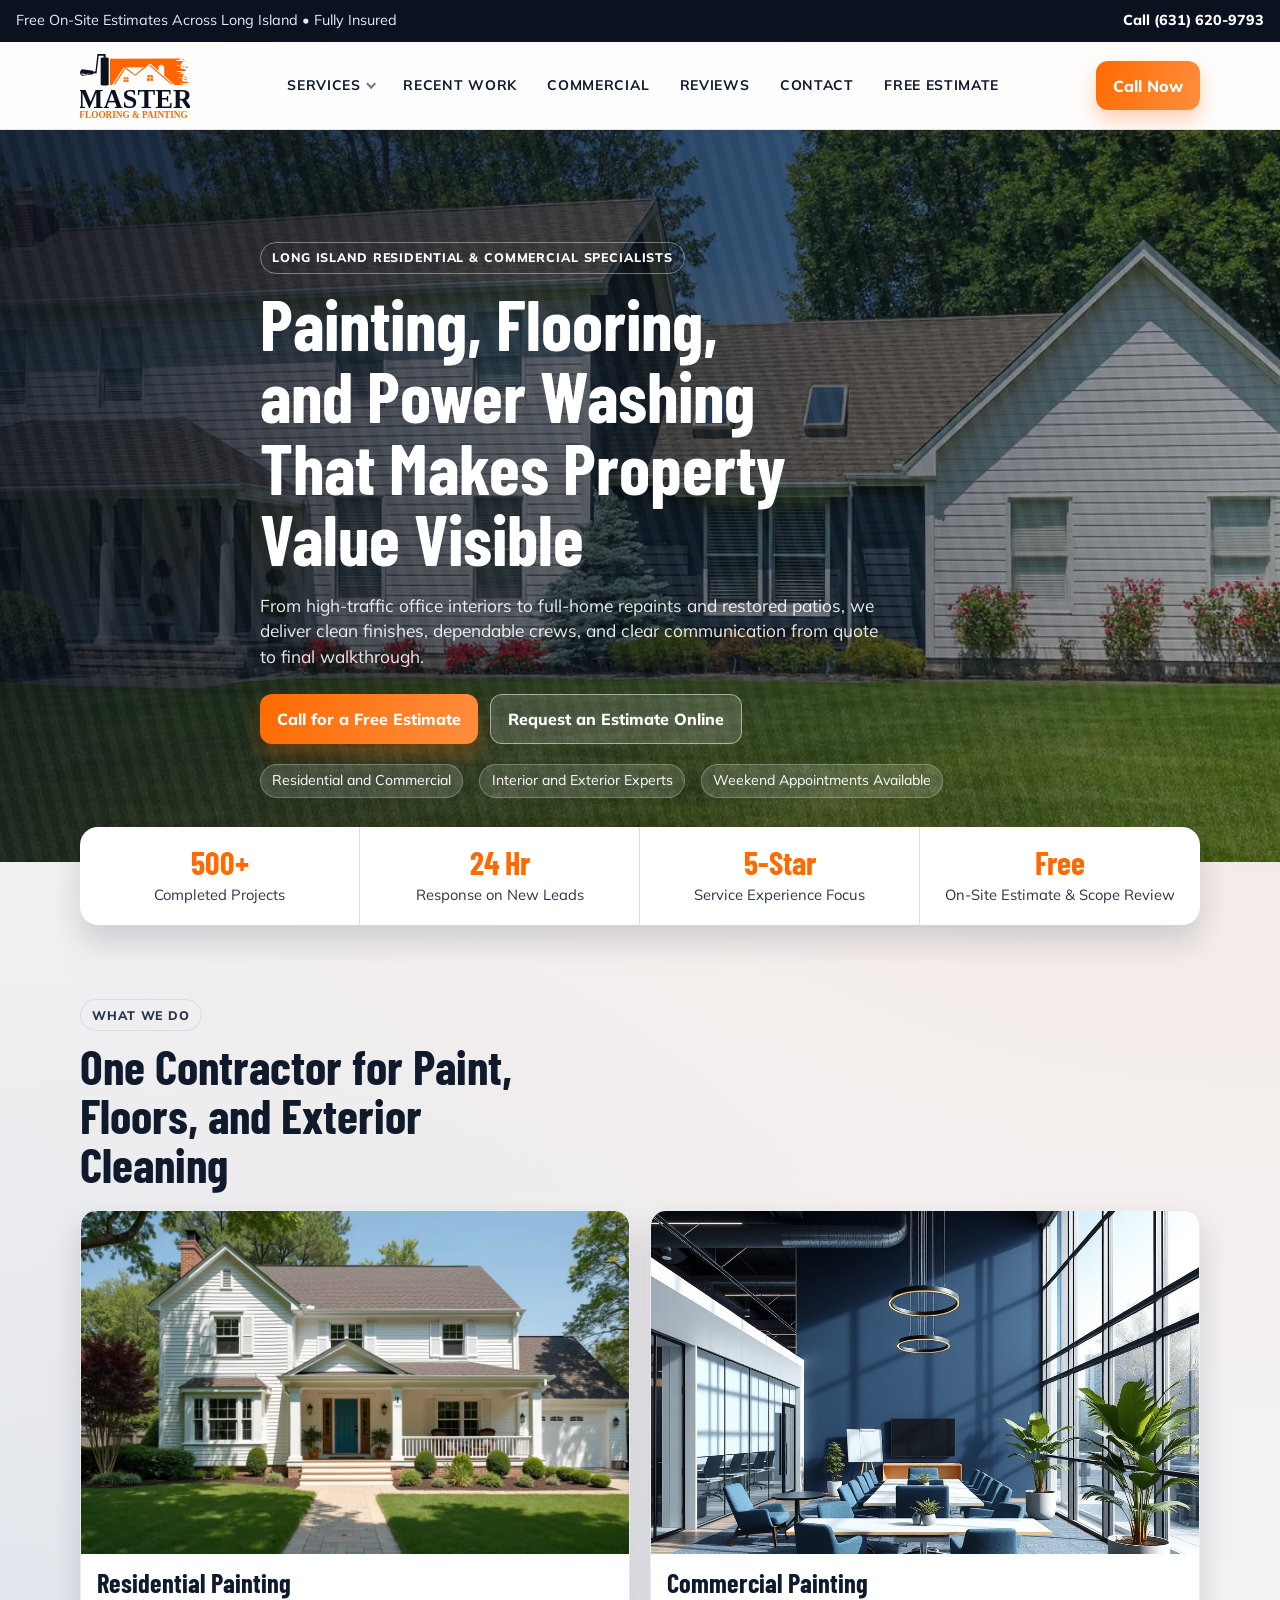
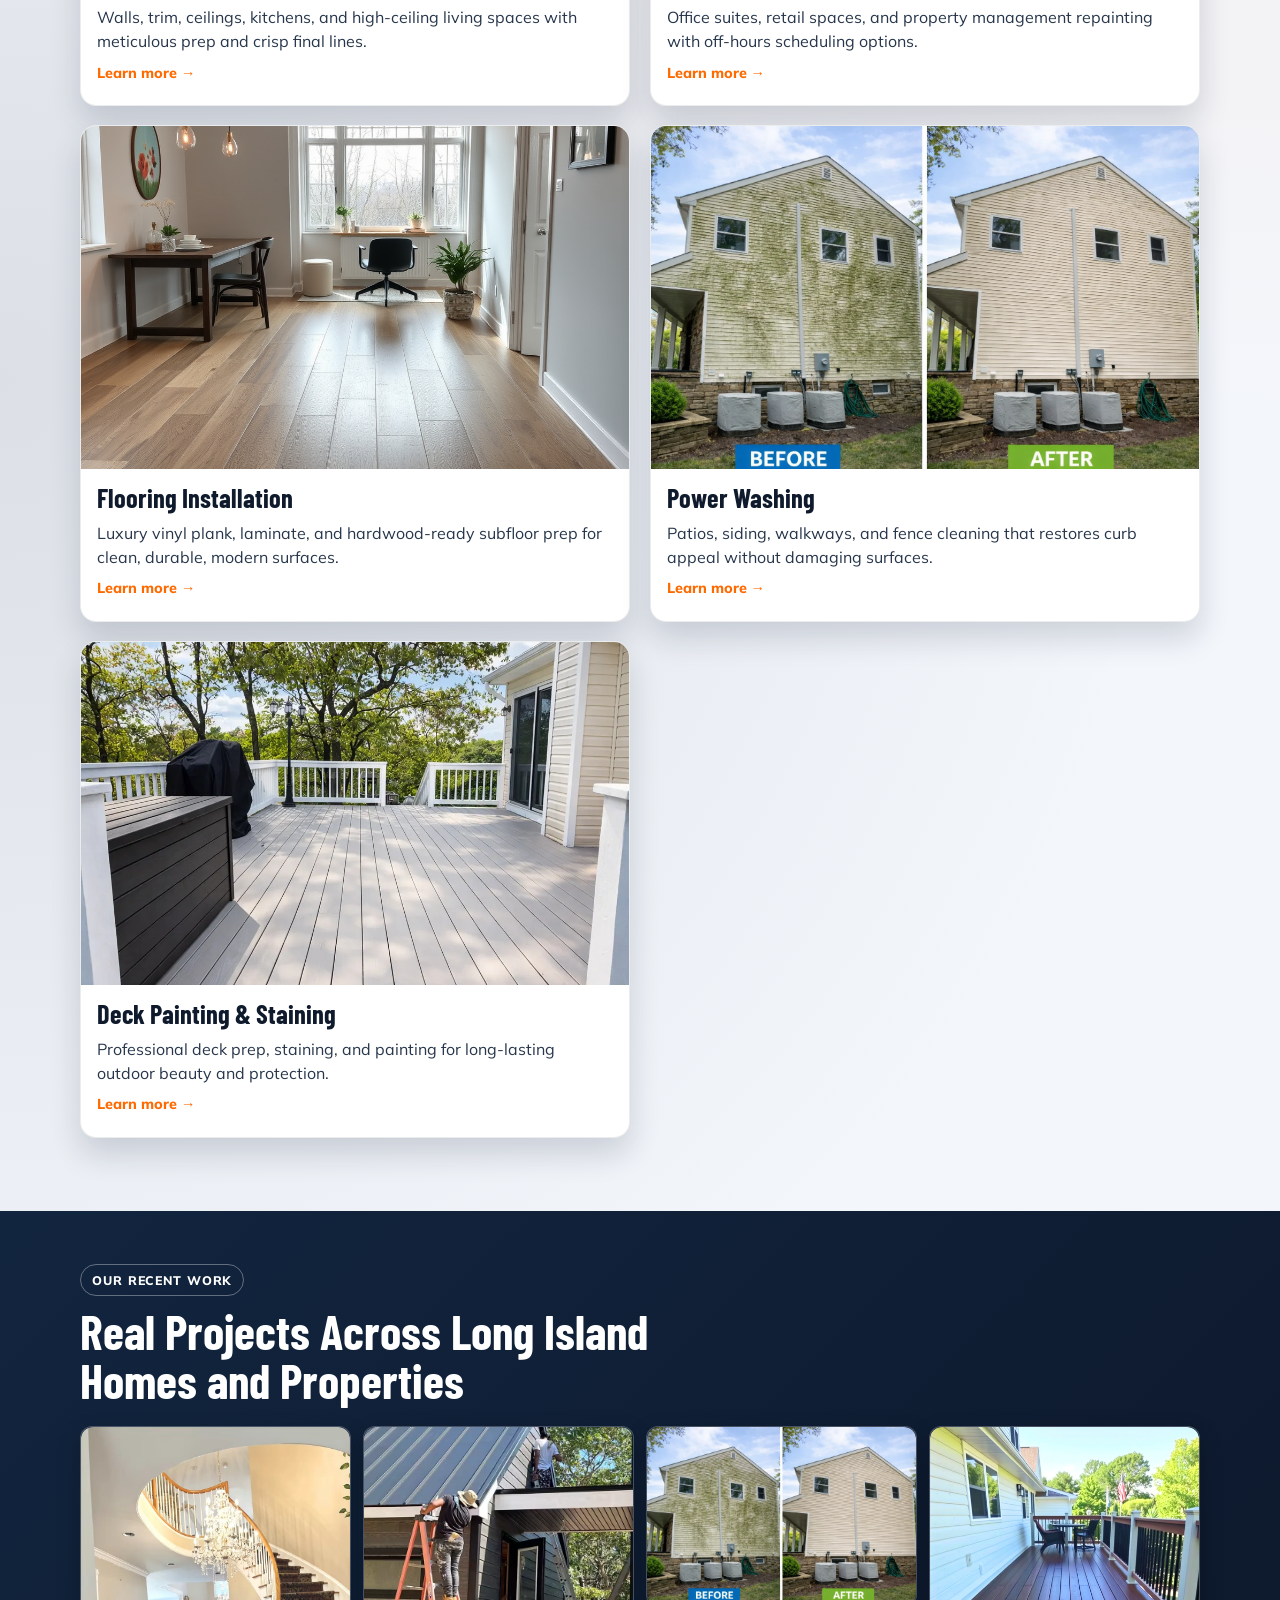
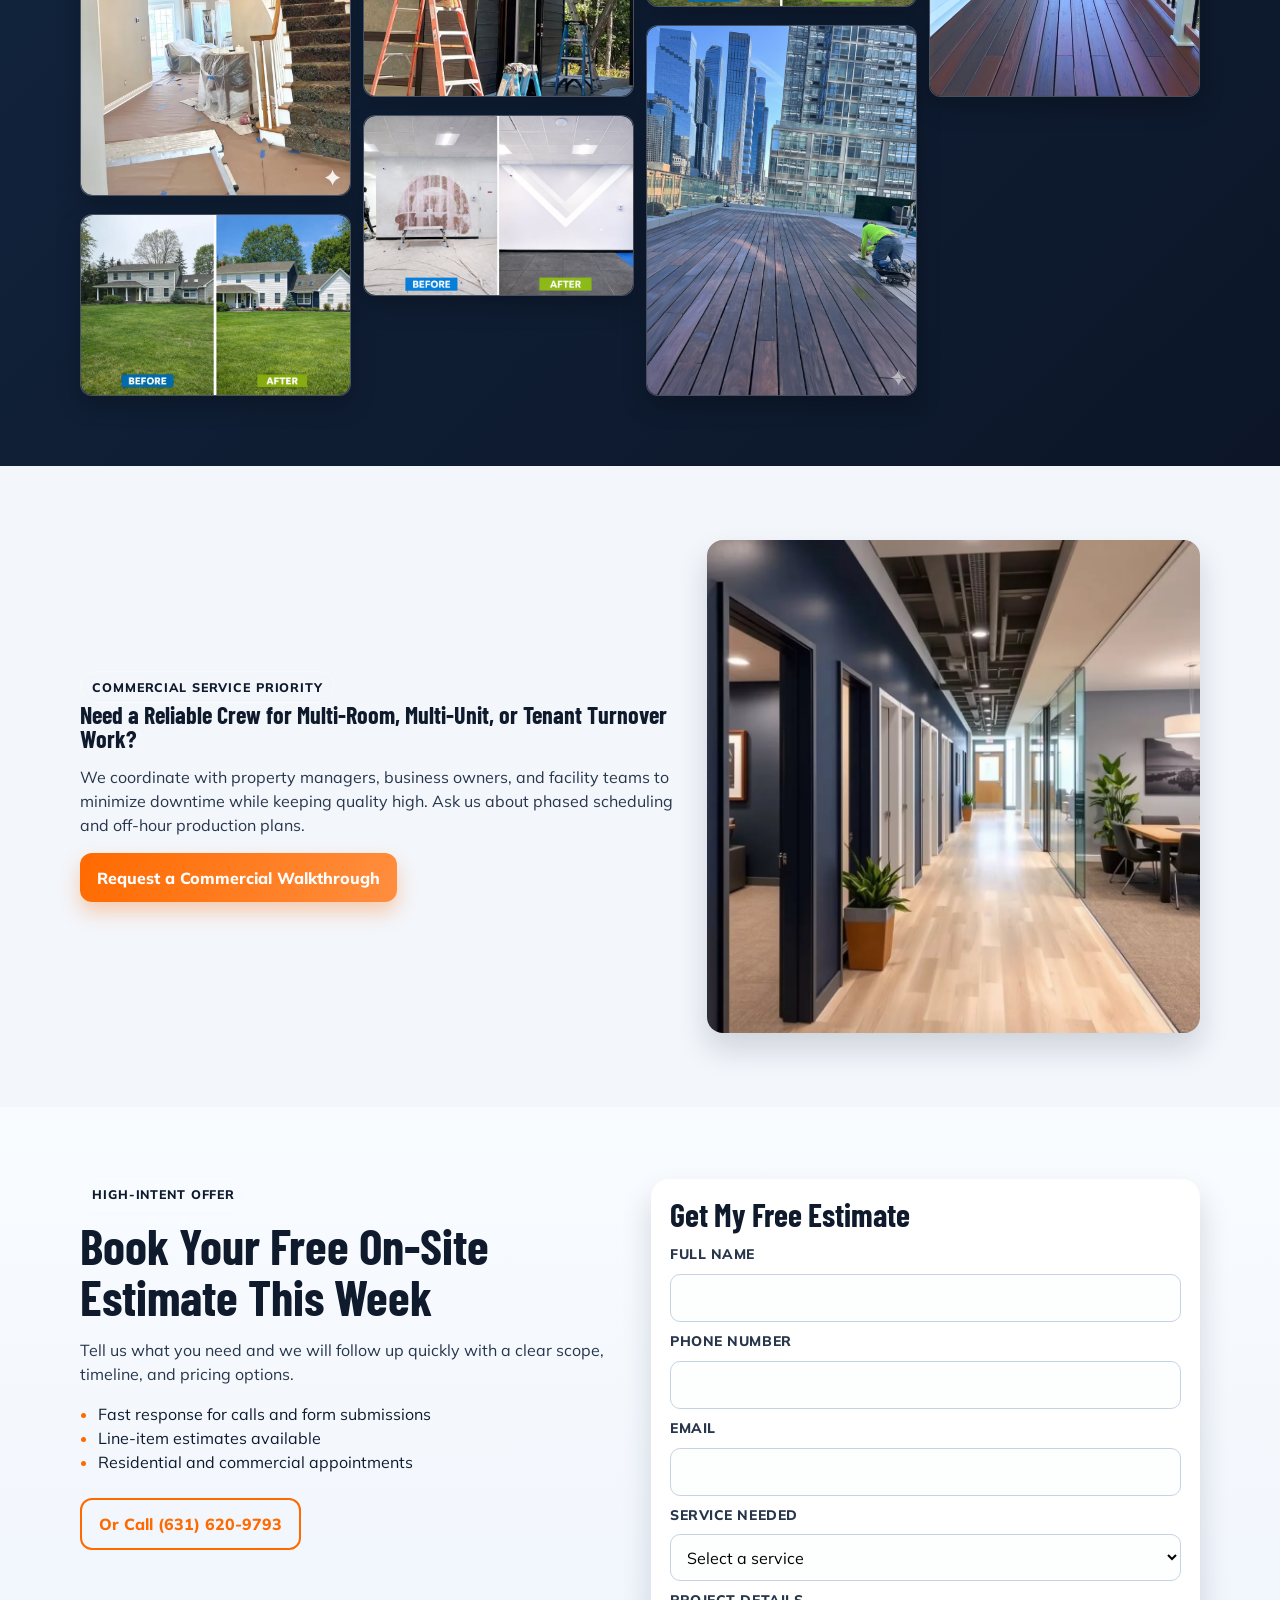
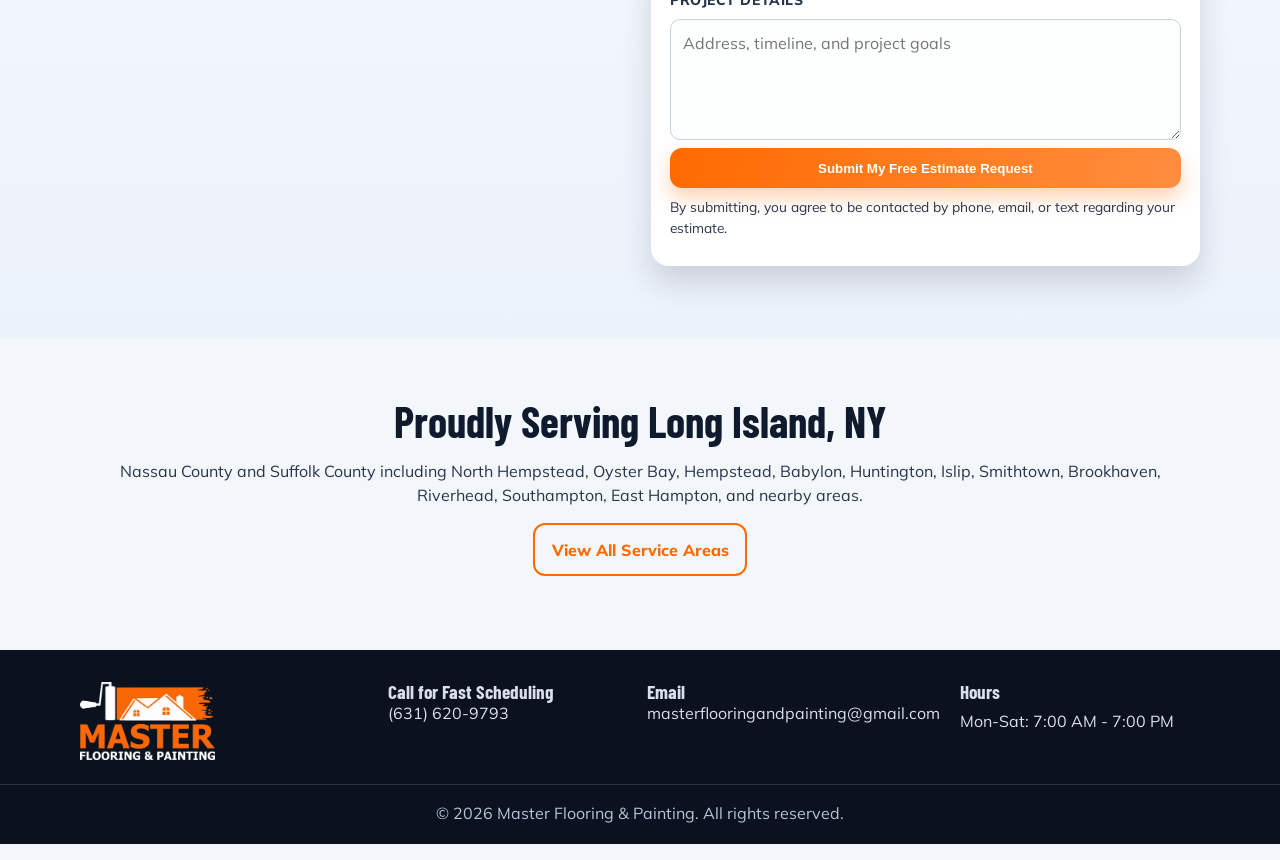
<file: index.html>
<!DOCTYPE html>
<html lang="en">
<head>
  <meta charset="UTF-8" />
  <meta name="viewport" content="width=device-width, initial-scale=1.0" />
  <title>Master Flooring & Painting | Long Island Painting, Flooring & Power Washing</title>
  <meta name="description" content="Long Island contractor specializing in residential and commercial painting, flooring, and power washing. Call now or request your free estimate." />
  <link rel="preconnect" href="https://fonts.googleapis.com" />
  <link rel="preconnect" href="https://fonts.gstatic.com" crossorigin />
  <link href="https://fonts.googleapis.com/css2?family=Barlow+Condensed:wght@500;700&family=Mulish:wght@400;600;700;800&display=swap" rel="stylesheet" />
  <link rel="stylesheet" href="styles.css" />
</head>
<body>
  <div class="top-strip">
    <p>Free On-Site Estimates Across Long Island &bull; Fully Insured</p>
    <a class="top-strip__call" href="tel:+16316209793">Call (631) 620-9793</a>
  </div>

  <header class="site-header" id="home">
    <div class="nav-wrap">
      <a class="brand" href="#home">
        <picture>
          <source srcset="assets/images/masterpaintinglogo.webp" media="(max-width: 640px)" />
          <img src="assets/images/masterpaintinglogo.svg" alt="Master Flooring and Painting logo" />
        </picture>
      </a>
      <button class="nav-toggle" type="button" aria-label="Open menu" aria-expanded="false" aria-controls="site-nav">
        <span></span>
        <span></span>
        <span></span>
      </button>
      <nav id="site-nav" class="site-nav">
        <div class="nav-dropdown">
          <a href="#services">Services</a>
          <div class="nav-dropdown__menu">
            <a href="residential-painting.html">Residential Painting</a>
            <a href="commercial-painting.html">Commercial Painting</a>
            <a href="power-washing.html">Power Washing</a>
            <a href="flooring.html">Flooring</a>
            <a href="deck-painting-staining.html">Deck Painting &amp; Staining</a>
          </div>
        </div>
        <a href="#work">Recent Work</a>
        <a href="commercial-painting.html">Commercial</a>
        <a href="reviews.html">Reviews</a>
        <a href="contact.html">Contact</a>
        <a href="#estimate">Free Estimate</a>
      </nav>
      <a class="btn btn--primary" href="tel:+16316209793">Call Now</a>
    </div>
  </header>

  <main>
    <section class="hero">
      <div class="hero__overlay"></div>
      <div class="hero__content container">
        <span class="kicker">Long Island Residential & Commercial Specialists</span>
        <h1>Painting, Flooring, and Power Washing That Makes Property Value Visible</h1>
        <p>From high-traffic office interiors to full-home repaints and restored patios, we deliver clean finishes, dependable crews, and clear communication from quote to final walkthrough.</p>
        <div class="hero__cta">
          <a class="btn btn--primary" href="tel:+16316209793">Call for a Free Estimate</a>
          <a class="btn btn--ghost" href="#estimate">Request an Estimate Online</a>
        </div>
        <ul class="hero__points">
          <li>Residential and Commercial</li>
          <li>Interior and Exterior Experts</li>
          <li>Weekend Appointments Available</li>
        </ul>
      </div>
    </section>

    <section class="proof container" aria-label="Trust indicators">
      <article>
        <h3>500+</h3>
        <p>Completed Projects</p>
      </article>
      <article>
        <h3>24 Hr</h3>
        <p>Response on New Leads</p>
      </article>
      <article>
        <h3>5-Star</h3>
        <p>Service Experience Focus</p>
      </article>
      <article>
        <h3>Free</h3>
        <p>On-Site Estimate & Scope Review</p>
      </article>
    </section>

    <section class="services container" id="services">
      <div class="section-heading">
        <span class="kicker">What We Do</span>
        <h2>One Contractor for Paint, Floors, and Exterior Cleaning</h2>
      </div>
      <div class="service-grid">
        <article class="service-card">
          <img src="assets/images/exterior_painting.webp" alt="Exterior residential painting project" loading="lazy" />
          <div>
            <h3>Residential Painting</h3>
            <p>Walls, trim, ceilings, kitchens, and high-ceiling living spaces with meticulous prep and crisp final lines.</p>
            <a class="service-link" href="residential-painting.html">Learn more &#8594;</a>
          </div>
        </article>
        <article class="service-card">
          <img src="assets/images/navy blue modern office building interior.webp" alt="Commercial office painting project" loading="lazy" />
          <div>
            <h3>Commercial Painting</h3>
            <p>Office suites, retail spaces, and property management repainting with off-hours scheduling options.</p>
            <a class="service-link" href="commercial-painting.html">Learn more &#8594;</a>
          </div>
        </article>
        <article class="service-card">
          <img src="assets/images/new flooring.jpg" alt="New flooring installation in home interior" loading="lazy" />
          <div>
            <h3>Flooring Installation</h3>
            <p>Luxury vinyl plank, laminate, and hardwood-ready subfloor prep for clean, durable, modern surfaces.</p>
            <a class="service-link" href="flooring.html">Learn more &#8594;</a>
          </div>
        </article>
        <article class="service-card">
          <img src="assets/images/powerwashing_before_after_siding.webp" alt="Power washing siding before and after" loading="lazy" />
          <div>
            <h3>Power Washing</h3>
            <p>Patios, siding, walkways, and fence cleaning that restores curb appeal without damaging surfaces.</p>
            <a class="service-link" href="power-washing.html">Learn more &#8594;</a>
          </div>
        </article>
        <article class="service-card">
          <img src="assets/images/deckpainting.webp" alt="Deck painting and staining project" loading="lazy" />
          <div>
            <h3>Deck Painting &amp; Staining</h3>
            <p>Professional deck prep, staining, and painting for long-lasting outdoor beauty and protection.</p>
            <a class="service-link" href="deck-painting-staining.html">Learn more &#8594;</a>
          </div>
        </article>
      </div>
    </section>

    <section class="recent-work" id="work">
      <div class="container">
        <div class="section-heading section-heading--light recent-work__heading">
          <span class="kicker">Our Recent Work</span>
          <h2>Real Projects Across Long Island Homes and Properties</h2>
        </div>
        <div class="work-gallery">
          <figure class="work-item work-item--slot1">
            <img src="assets/images/Interior_painting_residential_house.webp" alt="Interior residential painting project" loading="lazy" />
          </figure>
          <figure class="work-item work-item--slot2">
            <img src="assets/images/exteriorpainting-before-after-house.webp" alt="Exterior house painting before and after project" loading="lazy" />
          </figure>
          <figure class="work-item work-item--slot3">
            <img src="assets/images/exterior_painting_house_residential_ladder.webp" alt="Exterior house painting with ladder setup" loading="lazy" />
          </figure>
          <figure class="work-item work-item--slot4">
            <img src="assets/images/interior painting - gym before_after.png" alt="Interior painting gym before and after" loading="lazy" />
          </figure>
          <figure class="work-item work-item--slot5">
            <img src="assets/images/powerwashing_before_after_siding.webp" alt="Siding power washing project" loading="lazy" />
          </figure>
          <figure class="work-item work-item--slot6">
            <img src="assets/images/Deck staining powerwashing.avif" alt="Deck staining and power washing project" loading="lazy" />
          </figure>
          <figure class="work-item work-item--slot7">
            <img src="assets/images/newly stained deck.webp" alt="Newly stained deck finish" loading="lazy" />
          </figure>
        </div>
      </div>
    </section>

    <section class="commercial container" id="commercial">
      <div class="commercial__content">
        <span class="kicker">Commercial Service Priority</span>
        <h2>Need a Reliable Crew for Multi-Room, Multi-Unit, or Tenant Turnover Work?</h2>
        <p>We coordinate with property managers, business owners, and facility teams to minimize downtime while keeping quality high. Ask us about phased scheduling and off-hour production plans.</p>
        <a class="btn btn--primary" href="#estimate">Request a Commercial Walkthrough</a>
      </div>
      <img src="assets/images/interior_painting_corporate.webp" alt="Corporate interior painting" loading="lazy" />
    </section>

    <section class="estimate" id="estimate">
      <div class="container estimate__grid">
        <div class="estimate__pitch">
          <span class="kicker">High-Intent Offer</span>
          <h2>Book Your Free On-Site Estimate This Week</h2>
          <p>Tell us what you need and we will follow up quickly with a clear scope, timeline, and pricing options.</p>
          <ul>
            <li>Fast response for calls and form submissions</li>
            <li>Line-item estimates available</li>
            <li>Residential and commercial appointments</li>
          </ul>
          <a class="btn btn--ghost-dark" href="tel:+16316209793">Or Call (631) 620-9793</a>
        </div>

        <form class="lead-form" action="mailto:masterflooringandpainting@gmail.com" method="post" novalidate>
          <h3>Get My Free Estimate</h3>
          <label for="name">Full Name</label>
          <input id="name" name="name" type="text" autocomplete="name" required />

          <label for="phone">Phone Number</label>
          <input id="phone" name="phone" type="tel" autocomplete="tel" required />

          <label for="email">Email</label>
          <input id="email" name="email" type="email" autocomplete="email" required />

          <label for="service">Service Needed</label>
          <select id="service" name="service" required>
            <option value="">Select a service</option>
            <option>Residential Painting</option>
            <option>Commercial Painting</option>
            <option>Flooring</option>
            <option>Power Washing</option>
            <option>Deck Painting &amp; Staining</option>
            <option>Multiple Services</option>
          </select>

          <label for="message">Project Details</label>
          <textarea id="message" name="message" rows="4" placeholder="Address, timeline, and project goals"></textarea>

          <button type="submit" class="btn btn--primary btn--full">Submit My Free Estimate Request</button>
          <p class="form-note">By submitting, you agree to be contacted by phone, email, or text regarding your estimate.</p>
          <p class="form-status" aria-live="polite"></p>
        </form>
      </div>
    </section>

    <section class="service-area container">
      <h2>Proudly Serving Long Island, NY</h2>
      <p>Nassau County and Suffolk County including North Hempstead, Oyster Bay, Hempstead, Babylon, Huntington, Islip, Smithtown, Brookhaven, Riverhead, Southampton, East Hampton, and nearby areas.</p>
      <a class="btn btn--ghost-dark" href="service-areas.html">View All Service Areas</a>
    </section>
  </main>

  <footer class="site-footer">
    <div class="container footer-grid">
      <img src="assets/images/masterflooringandpaintinglogoSVGrectangleorangewhite.webp" alt="Master Flooring and Painting logo" />
      <div>
        <h4>Call for Fast Scheduling</h4>
        <a href="tel:+16316209793">(631) 620-9793</a>
      </div>
      <div>
        <h4>Email</h4>
        <a href="mailto:masterflooringandpainting@gmail.com">masterflooringandpainting@gmail.com</a>
      </div>
      <div>
        <h4>Hours</h4>
        <p>Mon-Sat: 7:00 AM - 7:00 PM</p>
      </div>
    </div>
    <p class="copyright">&copy; <span id="year"></span> Master Flooring & Painting. All rights reserved.</p>
  </footer>

  <script src="script.js"></script>
</body>
</html>
</file>
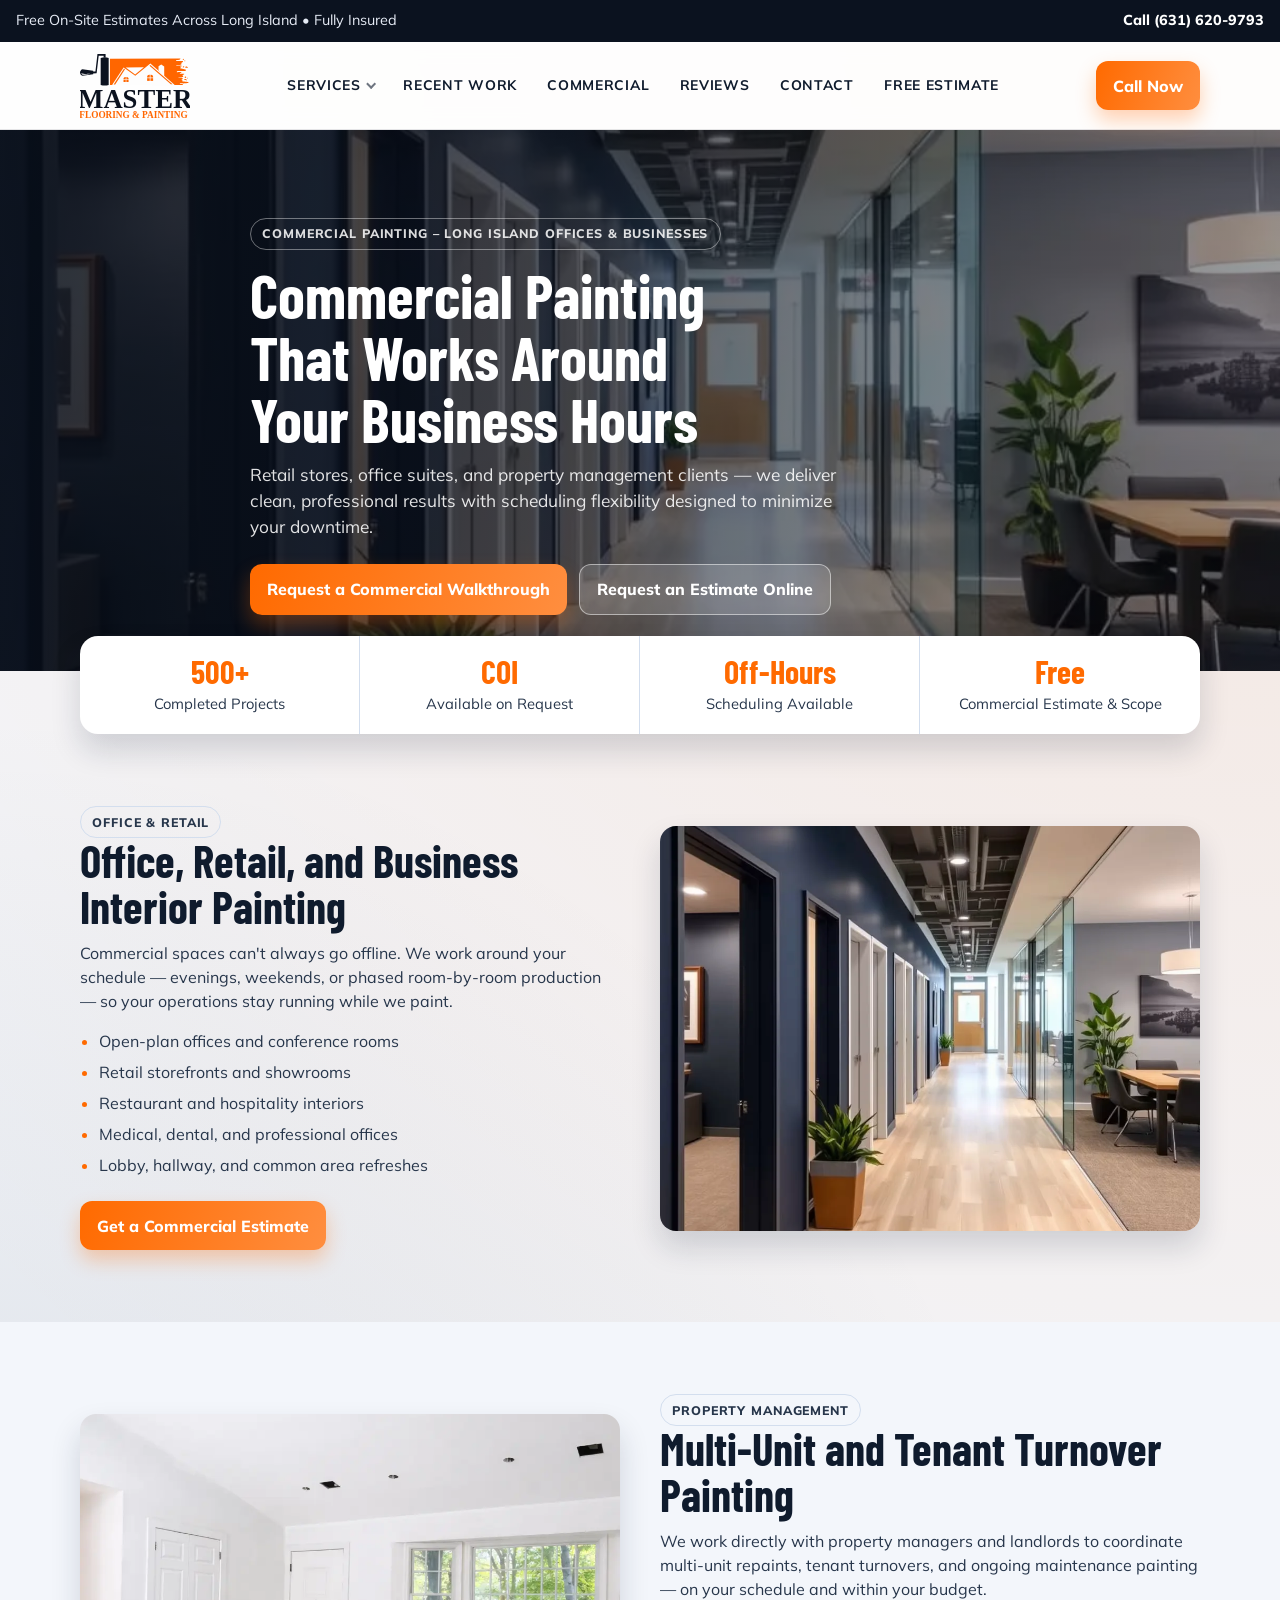
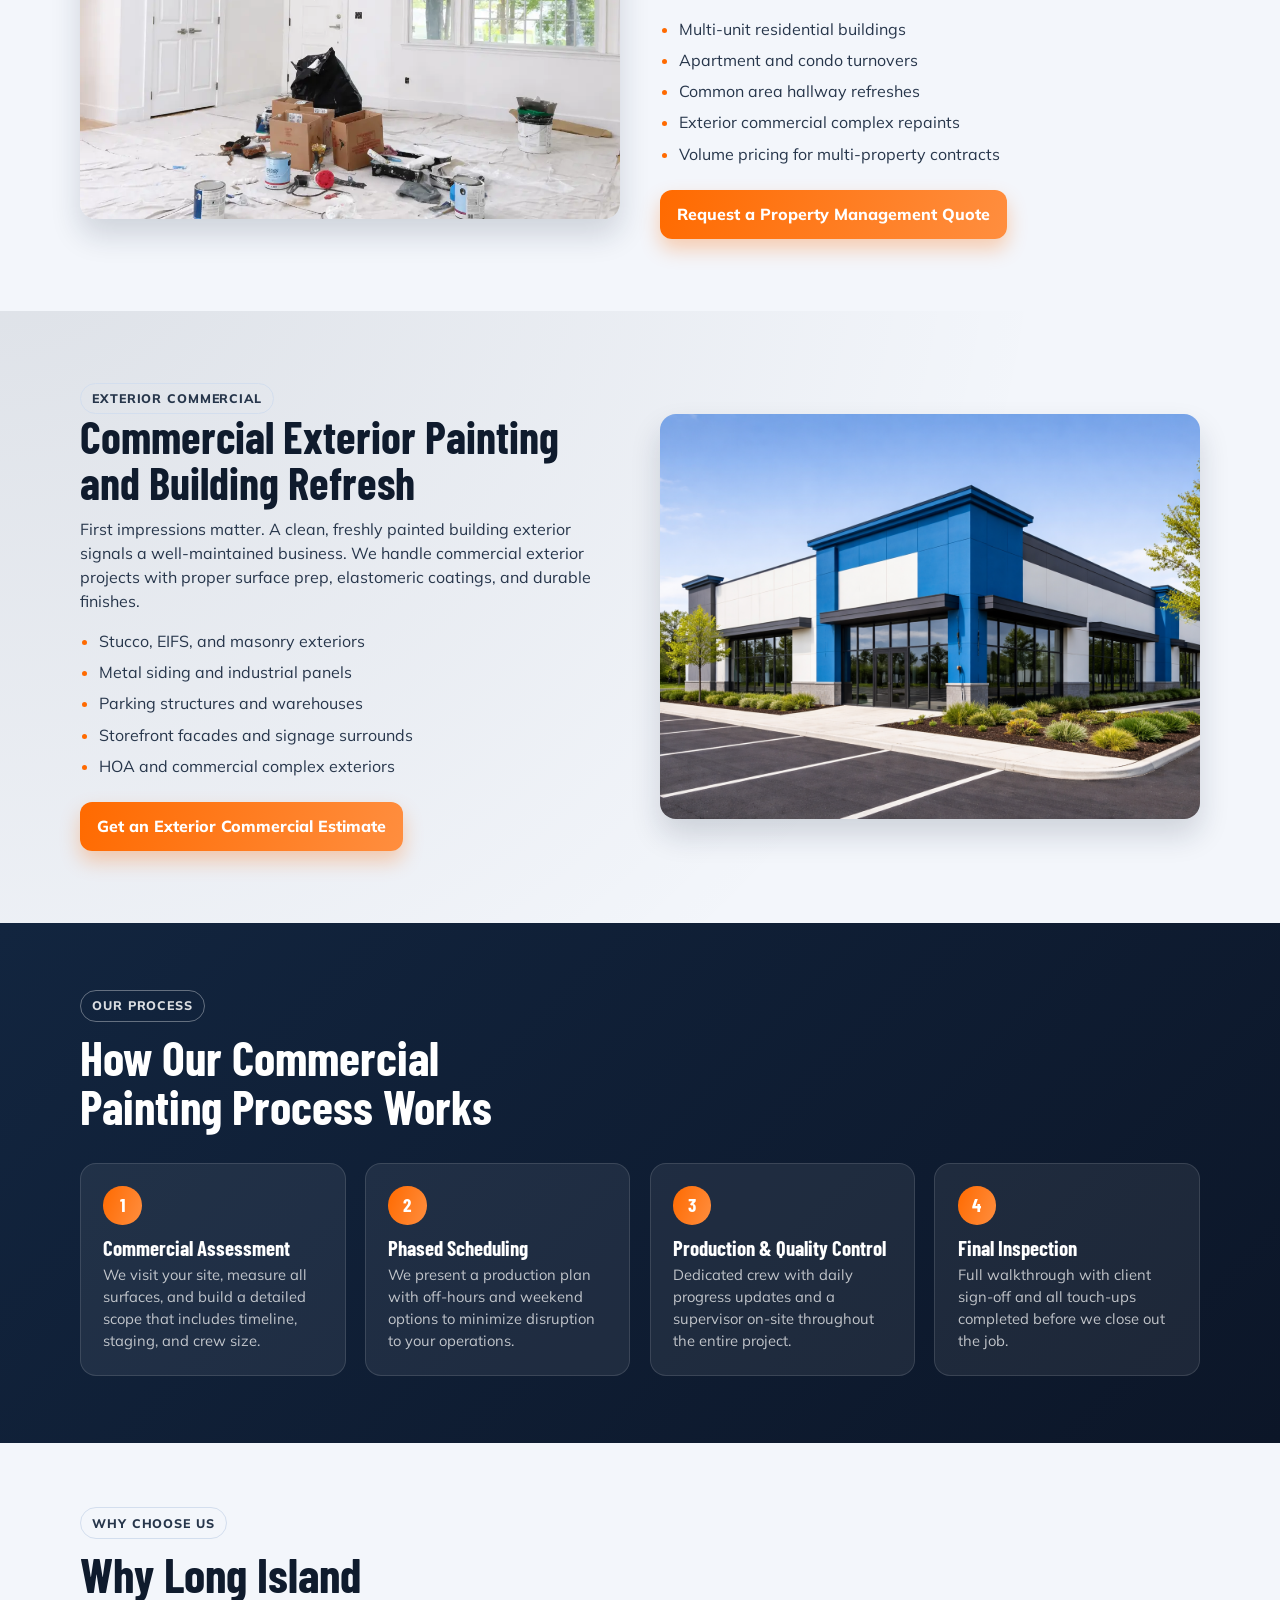
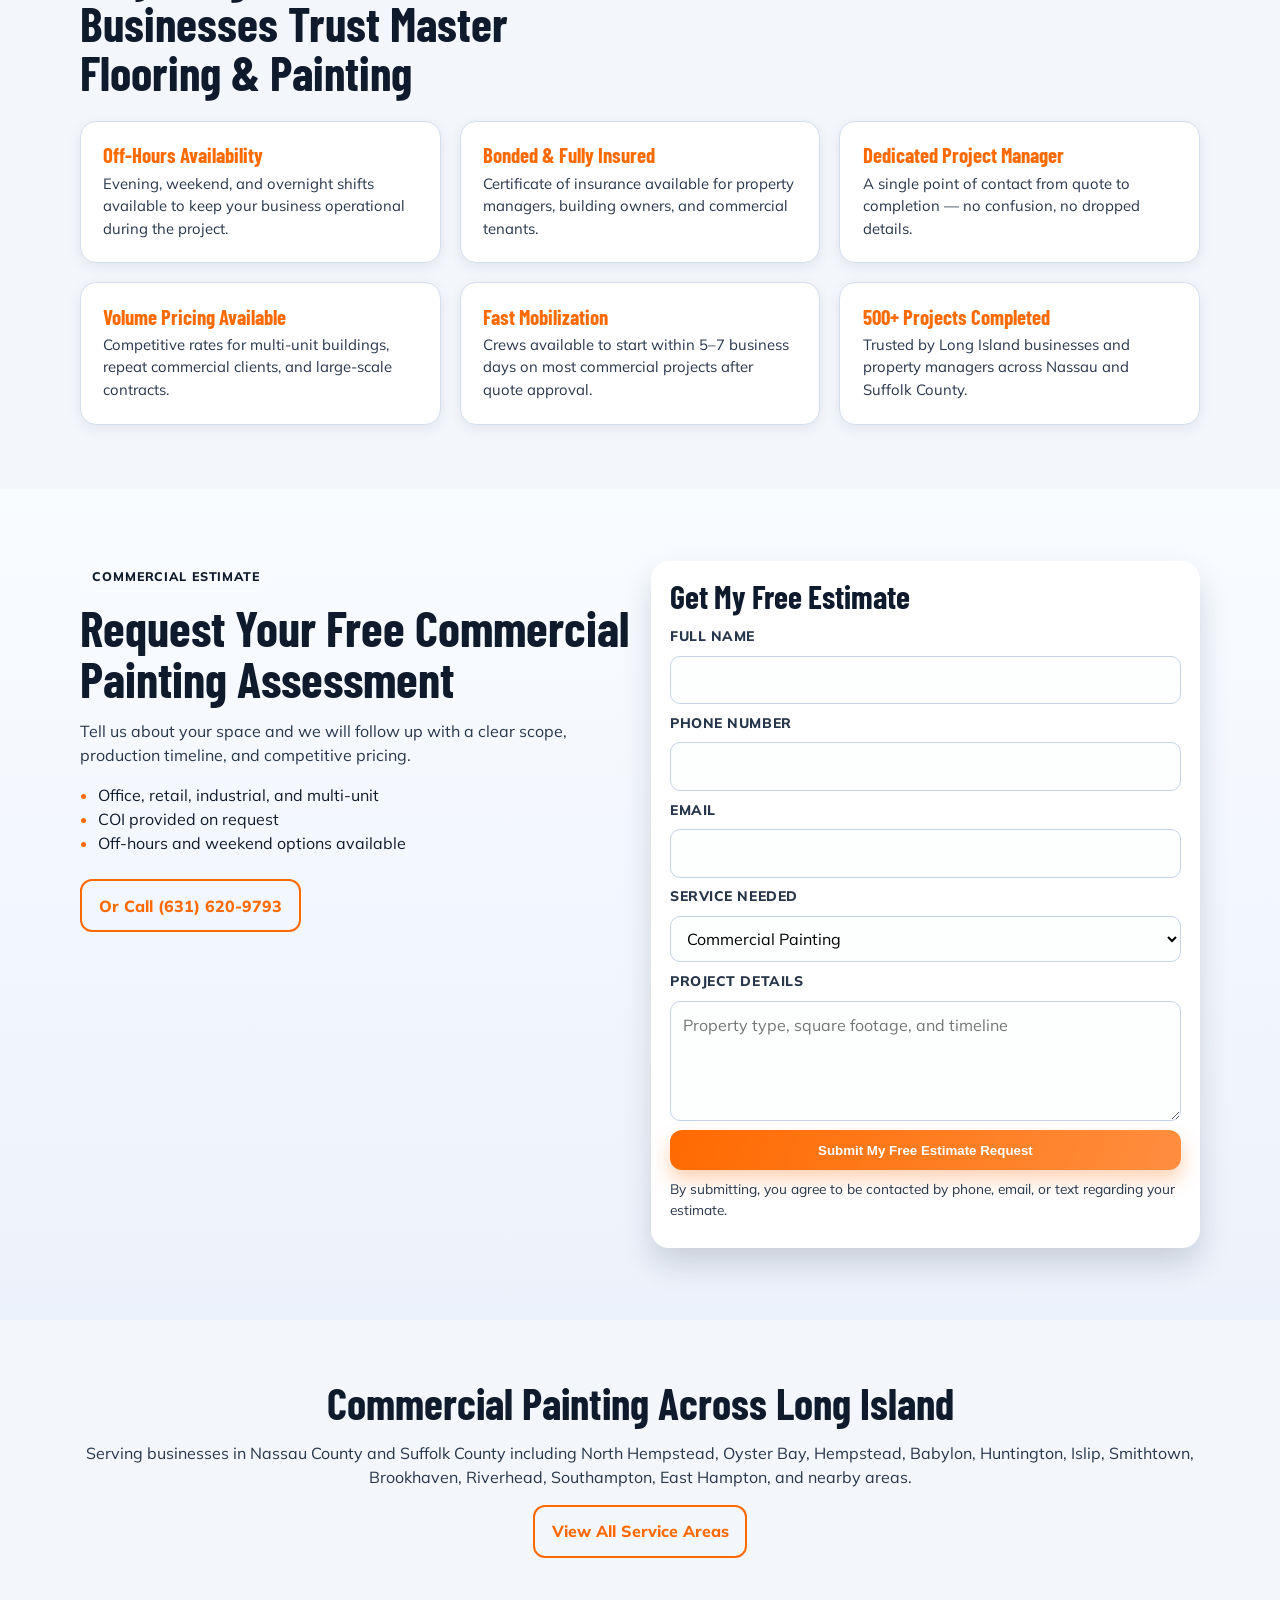
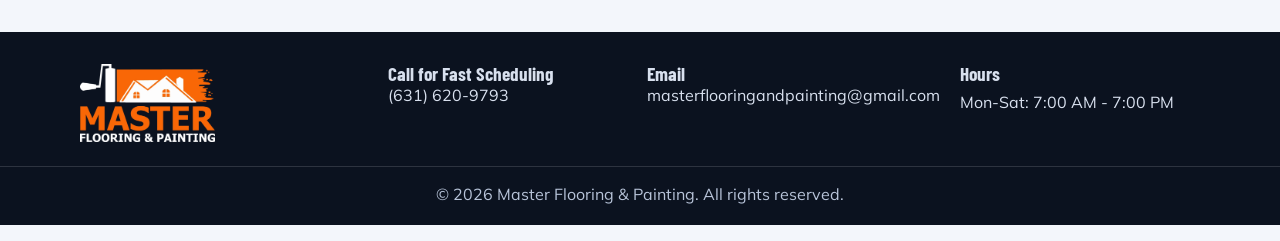
<file: commercial-painting.html>
<!DOCTYPE html>
<html lang="en">
<head>
  <meta charset="UTF-8" />
  <meta name="viewport" content="width=device-width, initial-scale=1.0" />
  <title>Commercial Painting | Master Flooring &amp; Painting &ndash; Long Island</title>
  <meta name="description" content="Long Island commercial painting for offices, retail spaces, and multi-unit properties. Off-hours scheduling available. Free commercial estimates in Nassau and Suffolk County." />
  <link rel="preconnect" href="https://fonts.googleapis.com" />
  <link rel="preconnect" href="https://fonts.gstatic.com" crossorigin />
  <link href="https://fonts.googleapis.com/css2?family=Barlow+Condensed:wght@500;700&family=Mulish:wght@400;600;700;800&display=swap" rel="stylesheet" />
  <link rel="stylesheet" href="styles.css" />
</head>
<body>

  <div class="top-strip">
    <p>Free On-Site Estimates Across Long Island &bull; Fully Insured</p>
    <a class="top-strip__call" href="tel:+16316209793">Call (631) 620-9793</a>
  </div>

  <header class="site-header">
    <div class="nav-wrap">
      <a class="brand" href="index.html">
        <picture>
          <source srcset="assets/images/masterpaintinglogo.webp" media="(max-width: 640px)" />
          <img src="assets/images/masterpaintinglogo.svg" alt="Master Flooring and Painting logo" />
        </picture>
      </a>
      <button class="nav-toggle" type="button" aria-label="Open menu" aria-expanded="false" aria-controls="site-nav">
        <span></span>
        <span></span>
        <span></span>
      </button>
      <nav id="site-nav" class="site-nav">
        <div class="nav-dropdown">
          <a href="index.html#services">Services</a>
          <div class="nav-dropdown__menu">
            <a href="residential-painting.html">Residential Painting</a>
            <a href="commercial-painting.html">Commercial Painting</a>
            <a href="power-washing.html">Power Washing</a>
            <a href="flooring.html">Flooring</a>
            <a href="deck-painting-staining.html">Deck Painting &amp; Staining</a>
          </div>
        </div>
        <a href="index.html#work">Recent Work</a>
        <a href="commercial-painting.html">Commercial</a>
        <a href="reviews.html">Reviews</a>
        <a href="contact.html">Contact</a>
        <a href="#estimate">Free Estimate</a>
      </nav>
      <a class="btn btn--primary" href="tel:+16316209793">Call Now</a>
    </div>
  </header>

  <main>

    <section class="service-hero" style="background-image: url('assets/images/interior_painting_corporate.webp');">
      <div class="service-hero__overlay"></div>
      <div class="service-hero__content container">
        <span class="kicker">Commercial Painting &ndash; Long Island Offices &amp; Businesses</span>
        <h1>Commercial Painting That Works Around Your Business Hours</h1>
        <p>Retail stores, office suites, and property management clients &mdash; we deliver clean, professional results with scheduling flexibility designed to minimize your downtime.</p>
        <div class="hero__cta">
          <a class="btn btn--primary" href="tel:+16316209793">Request a Commercial Walkthrough</a>
          <a class="btn btn--ghost" href="#estimate">Request an Estimate Online</a>
        </div>
      </div>
    </section>

    <section class="proof container" aria-label="Trust indicators">
      <article>
        <h3>500+</h3>
        <p>Completed Projects</p>
      </article>
      <article>
        <h3>COI</h3>
        <p>Available on Request</p>
      </article>
      <article>
        <h3>Off-Hours</h3>
        <p>Scheduling Available</p>
      </article>
      <article>
        <h3>Free</h3>
        <p>Commercial Estimate &amp; Scope</p>
      </article>
    </section>

    <section class="service-detail container">
      <div class="service-detail__grid">
        <div class="service-detail__copy">
          <span class="kicker" style="border-color: var(--line); color: var(--ink-soft);">Office &amp; Retail</span>
          <h2>Office, Retail, and Business Interior Painting</h2>
          <p>Commercial spaces can't always go offline. We work around your schedule &mdash; evenings, weekends, or phased room-by-room production &mdash; so your operations stay running while we paint.</p>
          <ul>
            <li>Open-plan offices and conference rooms</li>
            <li>Retail storefronts and showrooms</li>
            <li>Restaurant and hospitality interiors</li>
            <li>Medical, dental, and professional offices</li>
            <li>Lobby, hallway, and common area refreshes</li>
          </ul>
          <a class="btn btn--primary" href="#estimate">Get a Commercial Estimate</a>
        </div>
        <img class="service-detail__img" src="assets/images/interior_painting_corporate.webp" alt="Corporate office interior painting on Long Island" loading="lazy" />
      </div>
    </section>

    <section class="service-detail" style="background: var(--surface);">
      <div class="container">
        <div class="service-detail__grid service-detail__grid--reversed">
          <div class="service-detail__copy">
            <span class="kicker" style="border-color: var(--line); color: var(--ink-soft);">Property Management</span>
            <h2>Multi-Unit and Tenant Turnover Painting</h2>
            <p>We work directly with property managers and landlords to coordinate multi-unit repaints, tenant turnovers, and ongoing maintenance painting &mdash; on your schedule and within your budget.</p>
            <ul>
              <li>Multi-unit residential buildings</li>
              <li>Apartment and condo turnovers</li>
              <li>Common area hallway refreshes</li>
              <li>Exterior commercial complex repaints</li>
              <li>Volume pricing for multi-property contracts</li>
            </ul>
            <a class="btn btn--primary" href="#estimate">Request a Property Management Quote</a>
          </div>
          <img class="service-detail__img" src="assets/images/commercial_painting_interior.webp" alt="Commercial interior painting tenant turnover" loading="lazy" />
        </div>
      </div>
    </section>

    <section class="service-detail container">
      <div class="service-detail__grid">
        <div class="service-detail__copy">
          <span class="kicker" style="border-color: var(--line); color: var(--ink-soft);">Exterior Commercial</span>
          <h2>Commercial Exterior Painting and Building Refresh</h2>
          <p>First impressions matter. A clean, freshly painted building exterior signals a well-maintained business. We handle commercial exterior projects with proper surface prep, elastomeric coatings, and durable finishes.</p>
          <ul>
            <li>Stucco, EIFS, and masonry exteriors</li>
            <li>Metal siding and industrial panels</li>
            <li>Parking structures and warehouses</li>
            <li>Storefront facades and signage surrounds</li>
            <li>HOA and commercial complex exteriors</li>
          </ul>
          <a class="btn btn--primary" href="#estimate">Get an Exterior Commercial Estimate</a>
        </div>
        <img class="service-detail__img" src="assets/images/exterior commercial building painting.png" alt="Exterior painting of commercial building" loading="lazy" />
      </div>
    </section>

    <section class="process-section">
      <div class="container">
        <div class="section-heading">
          <span class="kicker">Our Process</span>
          <h2>How Our Commercial Painting Process Works</h2>
        </div>
        <div class="process-steps">
          <div class="process-step">
            <div class="process-step__num">1</div>
            <h3>Commercial Assessment</h3>
            <p>We visit your site, measure all surfaces, and build a detailed scope that includes timeline, staging, and crew size.</p>
          </div>
          <div class="process-step">
            <div class="process-step__num">2</div>
            <h3>Phased Scheduling</h3>
            <p>We present a production plan with off-hours and weekend options to minimize disruption to your operations.</p>
          </div>
          <div class="process-step">
            <div class="process-step__num">3</div>
            <h3>Production &amp; Quality Control</h3>
            <p>Dedicated crew with daily progress updates and a supervisor on-site throughout the entire project.</p>
          </div>
          <div class="process-step">
            <div class="process-step__num">4</div>
            <h3>Final Inspection</h3>
            <p>Full walkthrough with client sign-off and all touch-ups completed before we close out the job.</p>
          </div>
        </div>
      </div>
    </section>

    <section class="why-us">
      <div class="container">
        <div class="section-heading">
          <span class="kicker">Why Choose Us</span>
          <h2>Why Long Island Businesses Trust Master Flooring &amp; Painting</h2>
        </div>
        <div class="why-us-grid">
          <div class="why-us-card">
            <h3>Off-Hours Availability</h3>
            <p>Evening, weekend, and overnight shifts available to keep your business operational during the project.</p>
          </div>
          <div class="why-us-card">
            <h3>Bonded &amp; Fully Insured</h3>
            <p>Certificate of insurance available for property managers, building owners, and commercial tenants.</p>
          </div>
          <div class="why-us-card">
            <h3>Dedicated Project Manager</h3>
            <p>A single point of contact from quote to completion &mdash; no confusion, no dropped details.</p>
          </div>
          <div class="why-us-card">
            <h3>Volume Pricing Available</h3>
            <p>Competitive rates for multi-unit buildings, repeat commercial clients, and large-scale contracts.</p>
          </div>
          <div class="why-us-card">
            <h3>Fast Mobilization</h3>
            <p>Crews available to start within 5&ndash;7 business days on most commercial projects after quote approval.</p>
          </div>
          <div class="why-us-card">
            <h3>500+ Projects Completed</h3>
            <p>Trusted by Long Island businesses and property managers across Nassau and Suffolk County.</p>
          </div>
        </div>
      </div>
    </section>

    <section class="estimate" id="estimate">
      <div class="container estimate__grid">
        <div class="estimate__pitch">
          <span class="kicker">Commercial Estimate</span>
          <h2>Request Your Free Commercial Painting Assessment</h2>
          <p>Tell us about your space and we will follow up with a clear scope, production timeline, and competitive pricing.</p>
          <ul>
            <li>Office, retail, industrial, and multi-unit</li>
            <li>COI provided on request</li>
            <li>Off-hours and weekend options available</li>
          </ul>
          <a class="btn btn--ghost-dark" href="tel:+16316209793">Or Call (631) 620-9793</a>
        </div>
        <form class="lead-form" action="mailto:masterflooringandpainting@gmail.com" method="post" novalidate>
          <h3>Get My Free Estimate</h3>
          <label for="name">Full Name</label>
          <input id="name" name="name" type="text" autocomplete="name" required />

          <label for="phone">Phone Number</label>
          <input id="phone" name="phone" type="tel" autocomplete="tel" required />

          <label for="email">Email</label>
          <input id="email" name="email" type="email" autocomplete="email" required />

          <label for="service">Service Needed</label>
          <select id="service" name="service" required>
            <option value="">Select a service</option>
            <option>Residential Painting</option>
            <option selected>Commercial Painting</option>
            <option>Flooring</option>
            <option>Power Washing</option>
            <option>Deck Painting &amp; Staining</option>
            <option>Multiple Services</option>
          </select>

          <label for="message">Project Details</label>
          <textarea id="message" name="message" rows="4" placeholder="Property type, square footage, and timeline"></textarea>

          <button type="submit" class="btn btn--primary btn--full">Submit My Free Estimate Request</button>
          <p class="form-note">By submitting, you agree to be contacted by phone, email, or text regarding your estimate.</p>
          <p class="form-status" aria-live="polite"></p>
        </form>
      </div>
    </section>

    <section class="service-area container">
      <h2>Commercial Painting Across Long Island</h2>
      <p>Serving businesses in Nassau County and Suffolk County including North Hempstead, Oyster Bay, Hempstead, Babylon, Huntington, Islip, Smithtown, Brookhaven, Riverhead, Southampton, East Hampton, and nearby areas.</p>
      <a class="btn btn--ghost-dark" href="service-areas.html">View All Service Areas</a>
    </section>

  </main>

  <footer class="site-footer">
    <div class="container footer-grid">
      <img src="assets/images/masterflooringandpaintinglogoSVGrectangleorangewhite.webp" alt="Master Flooring and Painting logo" />
      <div>
        <h4>Call for Fast Scheduling</h4>
        <a href="tel:+16316209793">(631) 620-9793</a>
      </div>
      <div>
        <h4>Email</h4>
        <a href="mailto:masterflooringandpainting@gmail.com">masterflooringandpainting@gmail.com</a>
      </div>
      <div>
        <h4>Hours</h4>
        <p>Mon-Sat: 7:00 AM - 7:00 PM</p>
      </div>
    </div>
    <p class="copyright">&copy; <span id="year"></span> Master Flooring &amp; Painting. All rights reserved.</p>
  </footer>

  <script src="script.js"></script>
</body>
</html>
</file>
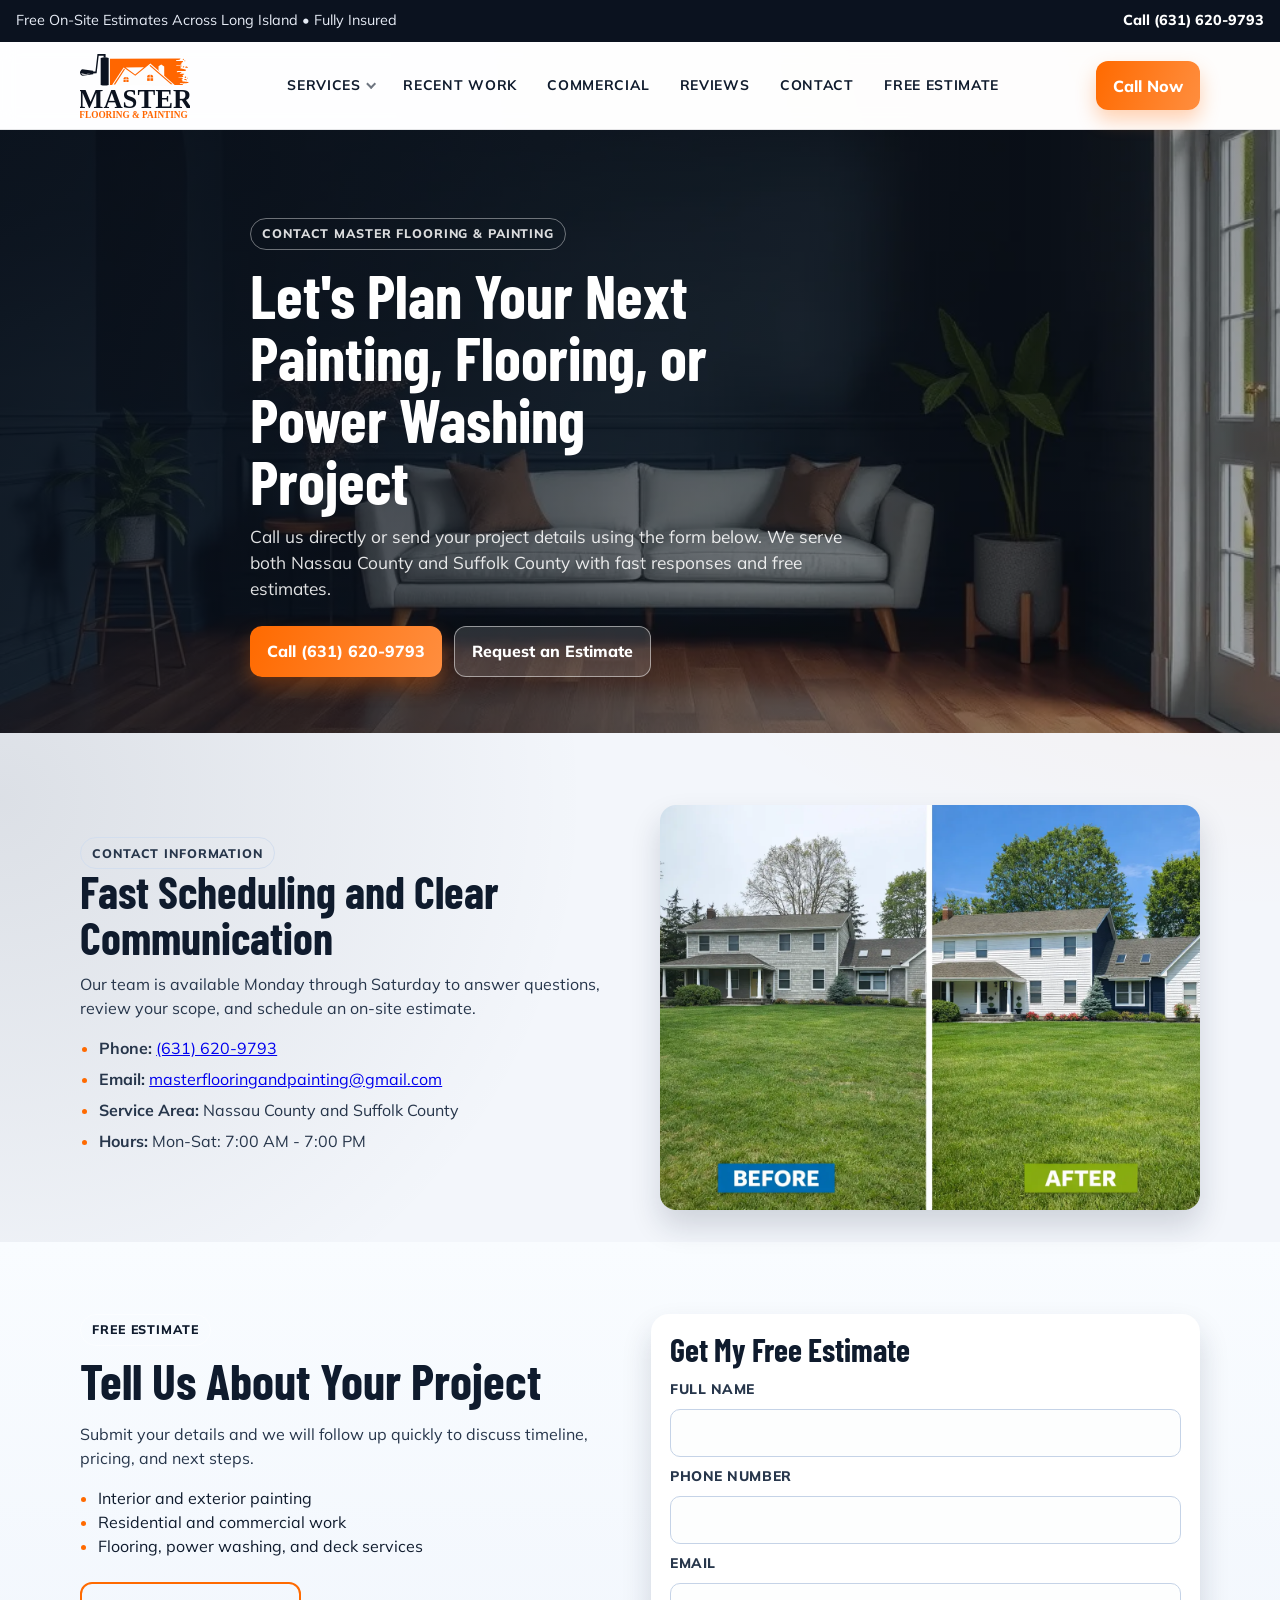
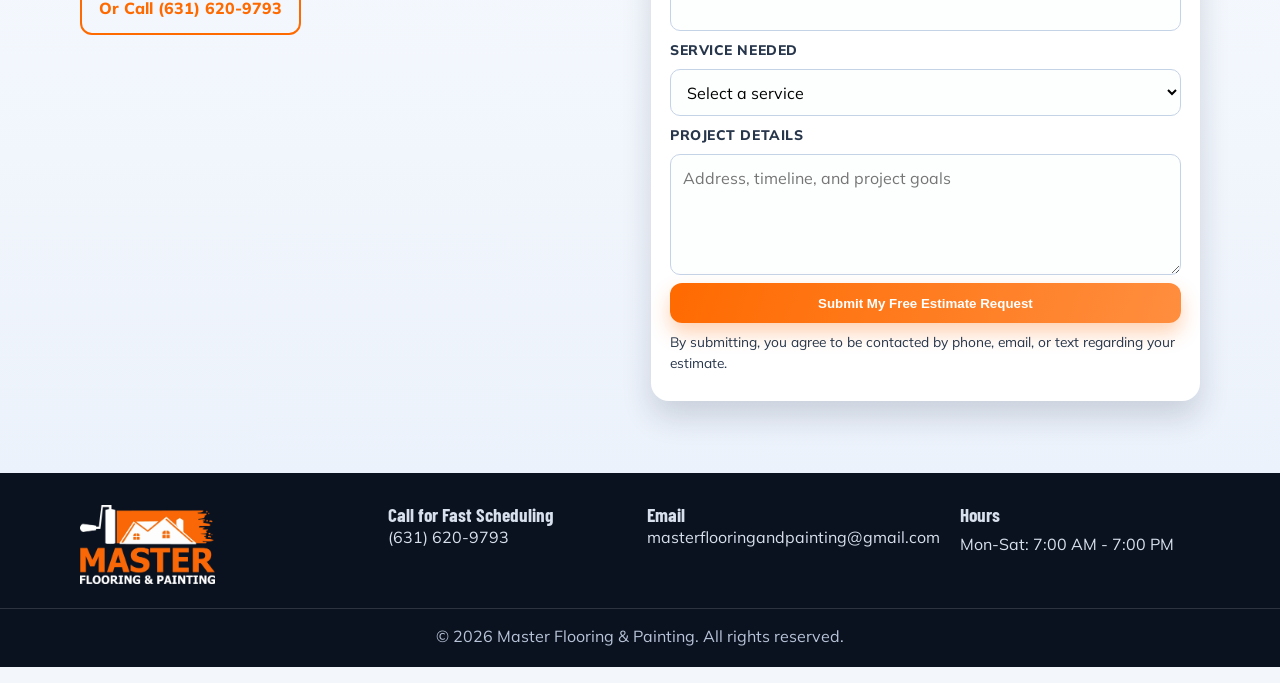
<file: contact.html>
<!DOCTYPE html>
<html lang="en">
<head>
  <meta charset="UTF-8" />
  <meta name="viewport" content="width=device-width, initial-scale=1.0" />
  <title>Contact Us | Master Flooring &amp; Painting &ndash; Long Island</title>
  <meta name="description" content="Contact Master Flooring and Painting for residential and commercial painting, flooring, power washing, and deck staining across Long Island." />
  <link rel="preconnect" href="https://fonts.googleapis.com" />
  <link rel="preconnect" href="https://fonts.gstatic.com" crossorigin />
  <link href="https://fonts.googleapis.com/css2?family=Barlow+Condensed:wght@500;700&family=Mulish:wght@400;600;700;800&display=swap" rel="stylesheet" />
  <link rel="stylesheet" href="styles.css" />
</head>
<body>
  <div class="top-strip">
    <p>Free On-Site Estimates Across Long Island &bull; Fully Insured</p>
    <a class="top-strip__call" href="tel:+16316209793">Call (631) 620-9793</a>
  </div>

  <header class="site-header">
    <div class="nav-wrap">
      <a class="brand" href="index.html">
        <picture>
          <source srcset="assets/images/masterpaintinglogo.webp" media="(max-width: 640px)" />
          <img src="assets/images/masterpaintinglogo.svg" alt="Master Flooring and Painting logo" />
        </picture>
      </a>
      <button class="nav-toggle" type="button" aria-label="Open menu" aria-expanded="false" aria-controls="site-nav">
        <span></span>
        <span></span>
        <span></span>
      </button>
      <nav id="site-nav" class="site-nav">
        <div class="nav-dropdown">
          <a href="index.html#services">Services</a>
          <div class="nav-dropdown__menu">
            <a href="residential-painting.html">Residential Painting</a>
            <a href="commercial-painting.html">Commercial Painting</a>
            <a href="power-washing.html">Power Washing</a>
            <a href="flooring.html">Flooring</a>
            <a href="deck-painting-staining.html">Deck Painting &amp; Staining</a>
          </div>
        </div>
        <a href="index.html#work">Recent Work</a>
        <a href="commercial-painting.html">Commercial</a>
        <a href="reviews.html">Reviews</a>
        <a href="contact.html">Contact</a>
        <a href="#estimate">Free Estimate</a>
      </nav>
      <a class="btn btn--primary" href="tel:+16316209793">Call Now</a>
    </div>
  </header>

  <main>
    <section class="service-hero" style="background-image: url('assets/images/new laminate flooring dark navy blue walls.webp');">
      <div class="service-hero__overlay"></div>
      <div class="service-hero__content container">
        <span class="kicker">Contact Master Flooring &amp; Painting</span>
        <h1>Let&apos;s Plan Your Next Painting, Flooring, or Power Washing Project</h1>
        <p>Call us directly or send your project details using the form below. We serve both Nassau County and Suffolk County with fast responses and free estimates.</p>
        <div class="hero__cta">
          <a class="btn btn--primary" href="tel:+16316209793">Call (631) 620-9793</a>
          <a class="btn btn--ghost" href="#estimate">Request an Estimate</a>
        </div>
      </div>
    </section>

    <section class="service-detail container" style="padding-bottom: 2rem;">
      <div class="service-detail__grid">
        <div class="service-detail__copy">
          <span class="kicker" style="border-color: var(--line); color: var(--ink-soft);">Contact Information</span>
          <h2>Fast Scheduling and Clear Communication</h2>
          <p>Our team is available Monday through Saturday to answer questions, review your scope, and schedule an on-site estimate.</p>
          <ul>
            <li><strong>Phone:</strong> <a href="tel:+16316209793">(631) 620-9793</a></li>
            <li><strong>Email:</strong> <a href="mailto:masterflooringandpainting@gmail.com">masterflooringandpainting@gmail.com</a></li>
            <li><strong>Service Area:</strong> Nassau County and Suffolk County</li>
            <li><strong>Hours:</strong> Mon-Sat: 7:00 AM - 7:00 PM</li>
          </ul>
        </div>
        <img class="service-detail__img" src="assets/images/exteriorpainting-before-after-house.webp" alt="Exterior painting project in Long Island" loading="lazy" />
      </div>
    </section>

    <section class="estimate" id="estimate">
      <div class="container estimate__grid">
        <div class="estimate__pitch">
          <span class="kicker">Free Estimate</span>
          <h2>Tell Us About Your Project</h2>
          <p>Submit your details and we will follow up quickly to discuss timeline, pricing, and next steps.</p>
          <ul>
            <li>Interior and exterior painting</li>
            <li>Residential and commercial work</li>
            <li>Flooring, power washing, and deck services</li>
          </ul>
          <a class="btn btn--ghost-dark" href="tel:+16316209793">Or Call (631) 620-9793</a>
        </div>

        <form class="lead-form" action="mailto:masterflooringandpainting@gmail.com" method="post" novalidate>
          <h3>Get My Free Estimate</h3>
          <label for="name">Full Name</label>
          <input id="name" name="name" type="text" autocomplete="name" required />

          <label for="phone">Phone Number</label>
          <input id="phone" name="phone" type="tel" autocomplete="tel" required />

          <label for="email">Email</label>
          <input id="email" name="email" type="email" autocomplete="email" required />

          <label for="service">Service Needed</label>
          <select id="service" name="service" required>
            <option value="">Select a service</option>
            <option>Residential Painting</option>
            <option>Commercial Painting</option>
            <option>Flooring</option>
            <option>Power Washing</option>
            <option>Deck Painting &amp; Staining</option>
            <option>Multiple Services</option>
          </select>

          <label for="message">Project Details</label>
          <textarea id="message" name="message" rows="4" placeholder="Address, timeline, and project goals"></textarea>

          <button type="submit" class="btn btn--primary btn--full">Submit My Free Estimate Request</button>
          <p class="form-note">By submitting, you agree to be contacted by phone, email, or text regarding your estimate.</p>
          <p class="form-status" aria-live="polite"></p>
        </form>
      </div>
    </section>
  </main>

  <footer class="site-footer">
    <div class="container footer-grid">
      <img src="assets/images/masterflooringandpaintinglogoSVGrectangleorangewhite.webp" alt="Master Flooring and Painting logo" />
      <div>
        <h4>Call for Fast Scheduling</h4>
        <a href="tel:+16316209793">(631) 620-9793</a>
      </div>
      <div>
        <h4>Email</h4>
        <a href="mailto:masterflooringandpainting@gmail.com">masterflooringandpainting@gmail.com</a>
      </div>
      <div>
        <h4>Hours</h4>
        <p>Mon-Sat: 7:00 AM - 7:00 PM</p>
      </div>
    </div>
    <p class="copyright">&copy; <span id="year"></span> Master Flooring &amp; Painting. All rights reserved.</p>
  </footer>

  <script src="script.js"></script>
</body>
</html>
</file>
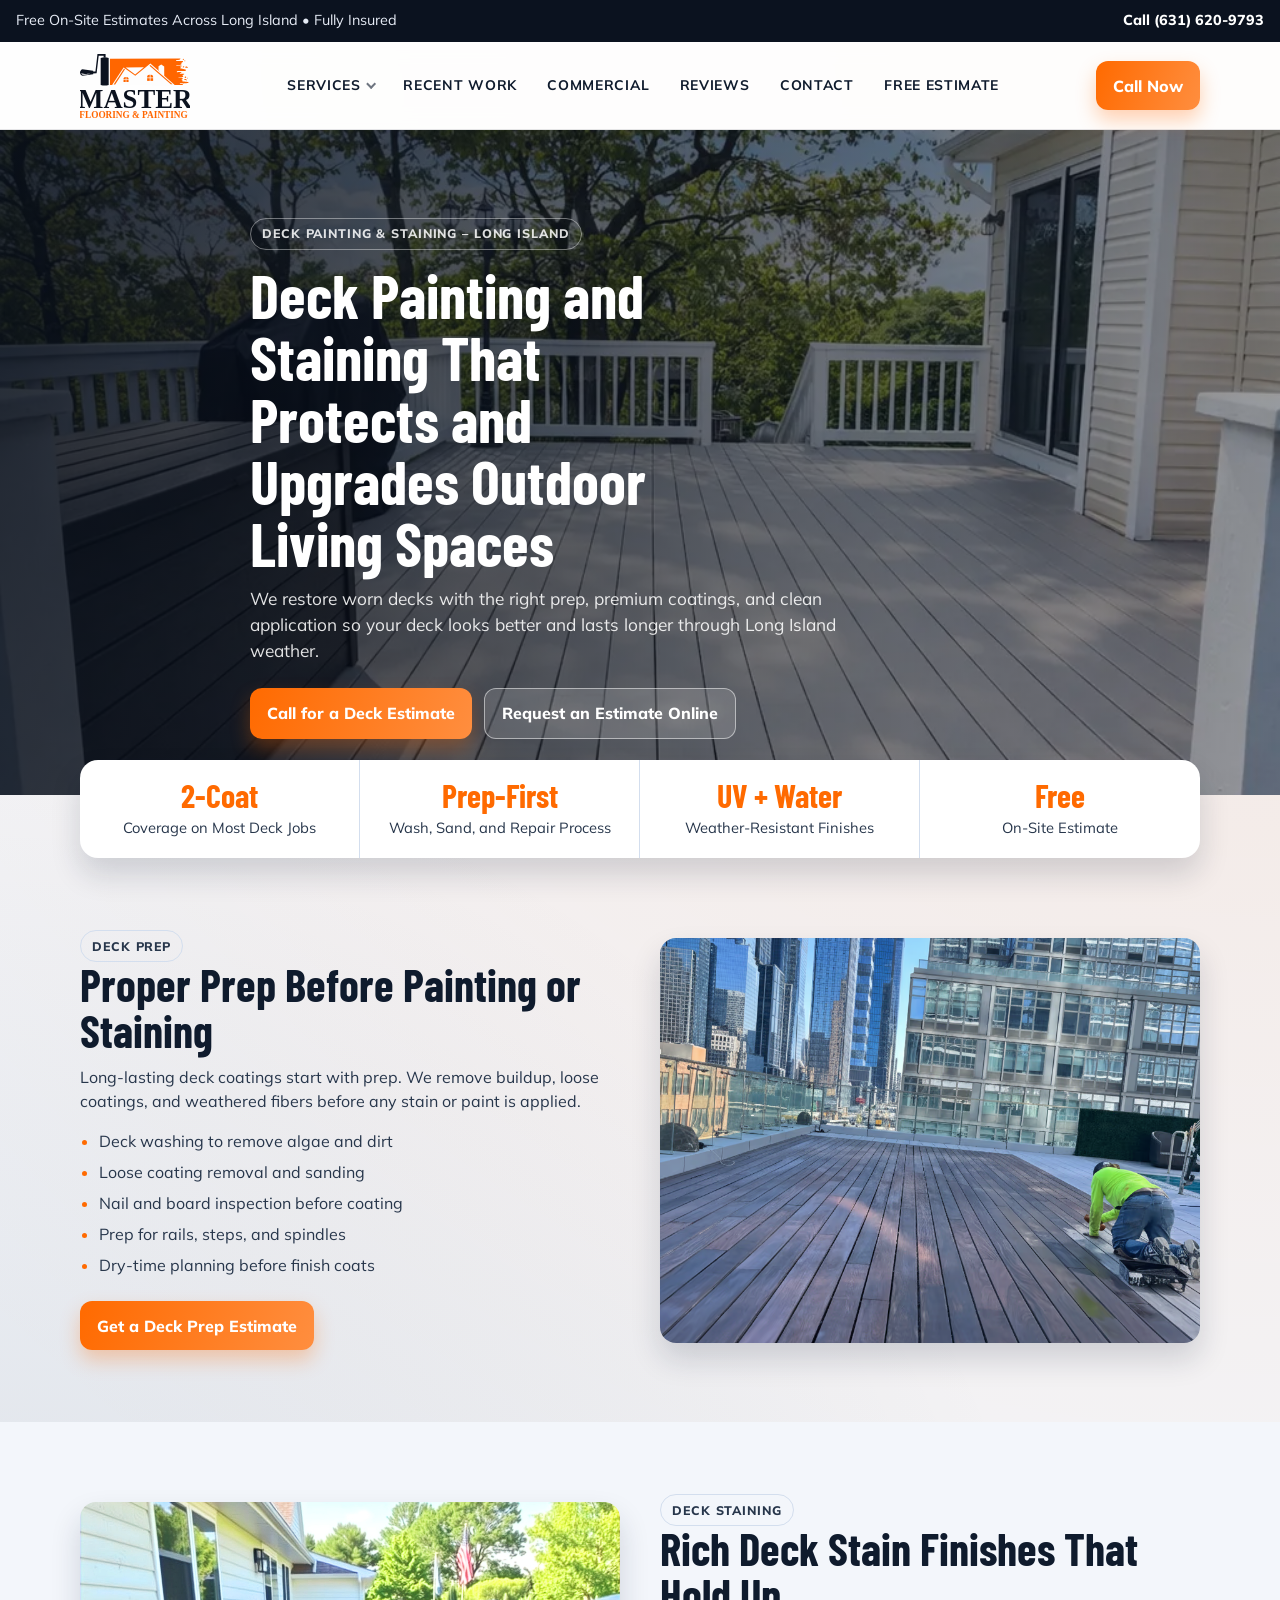
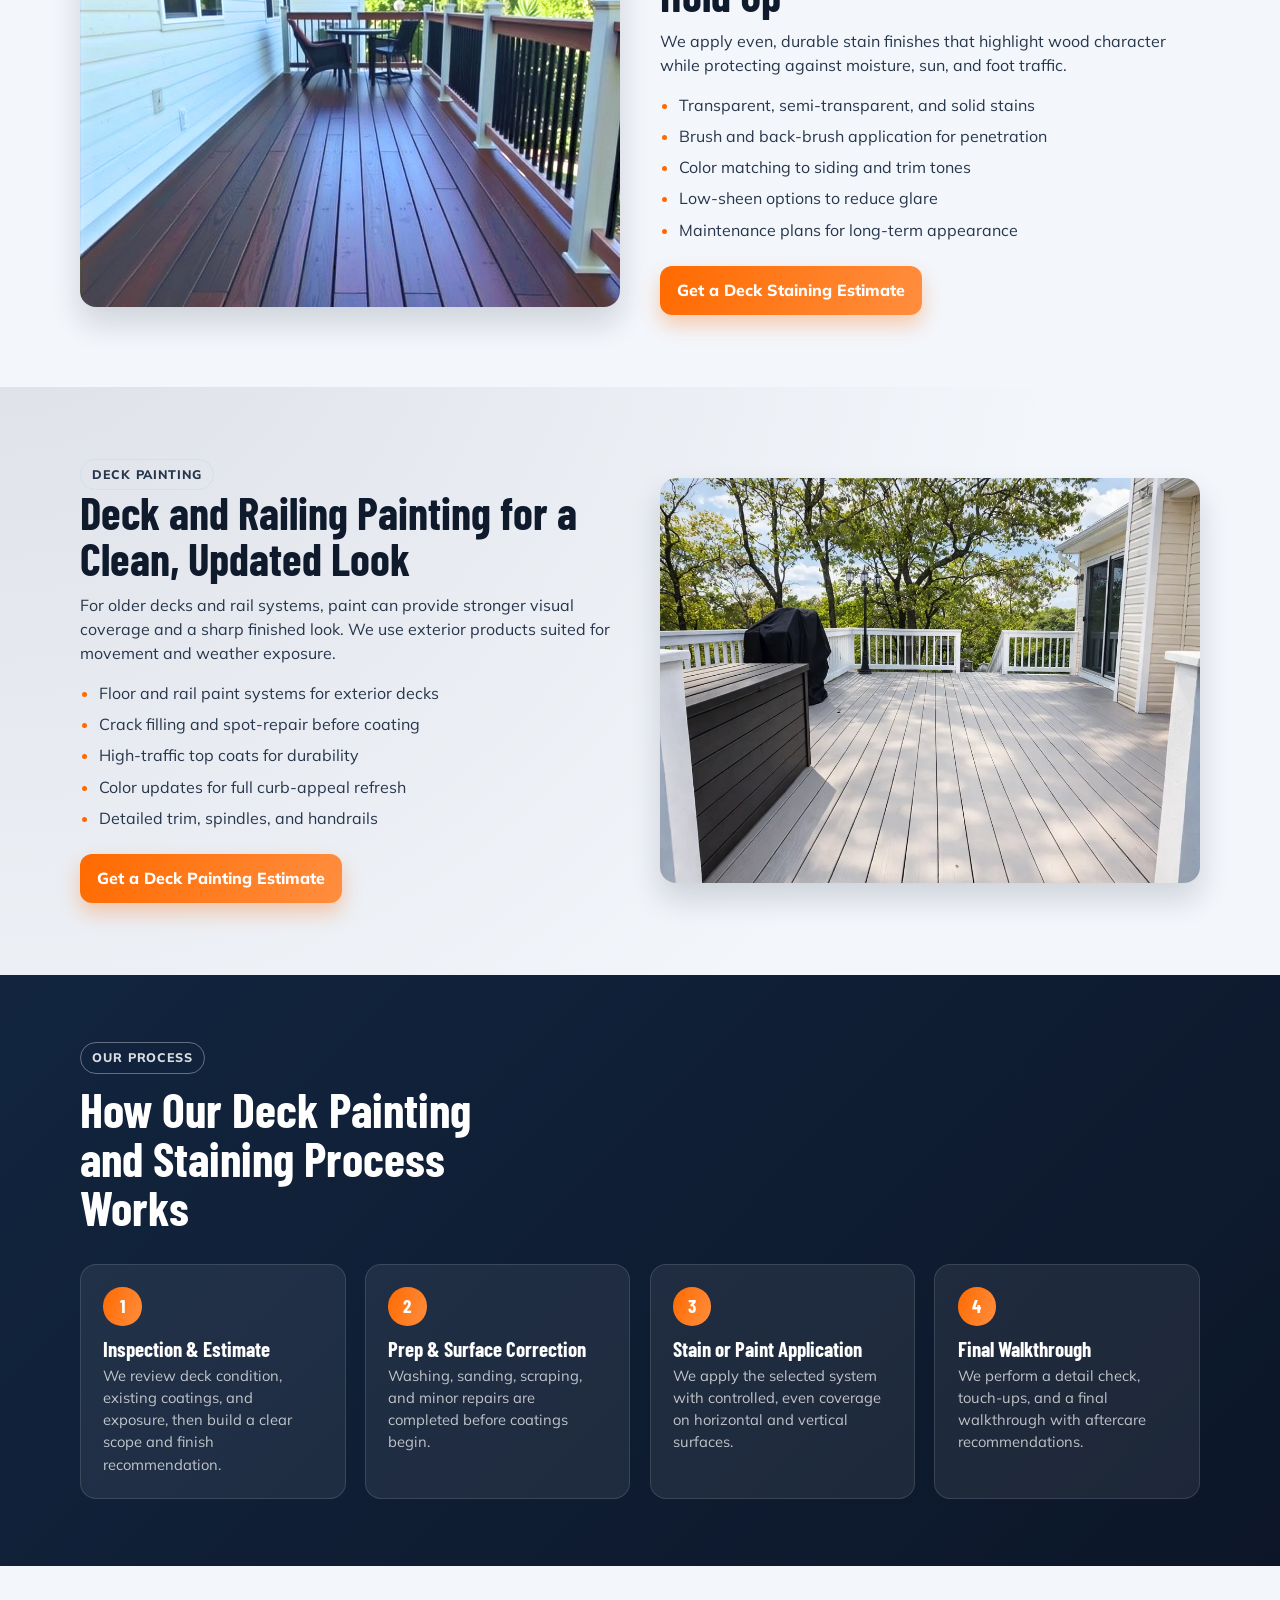
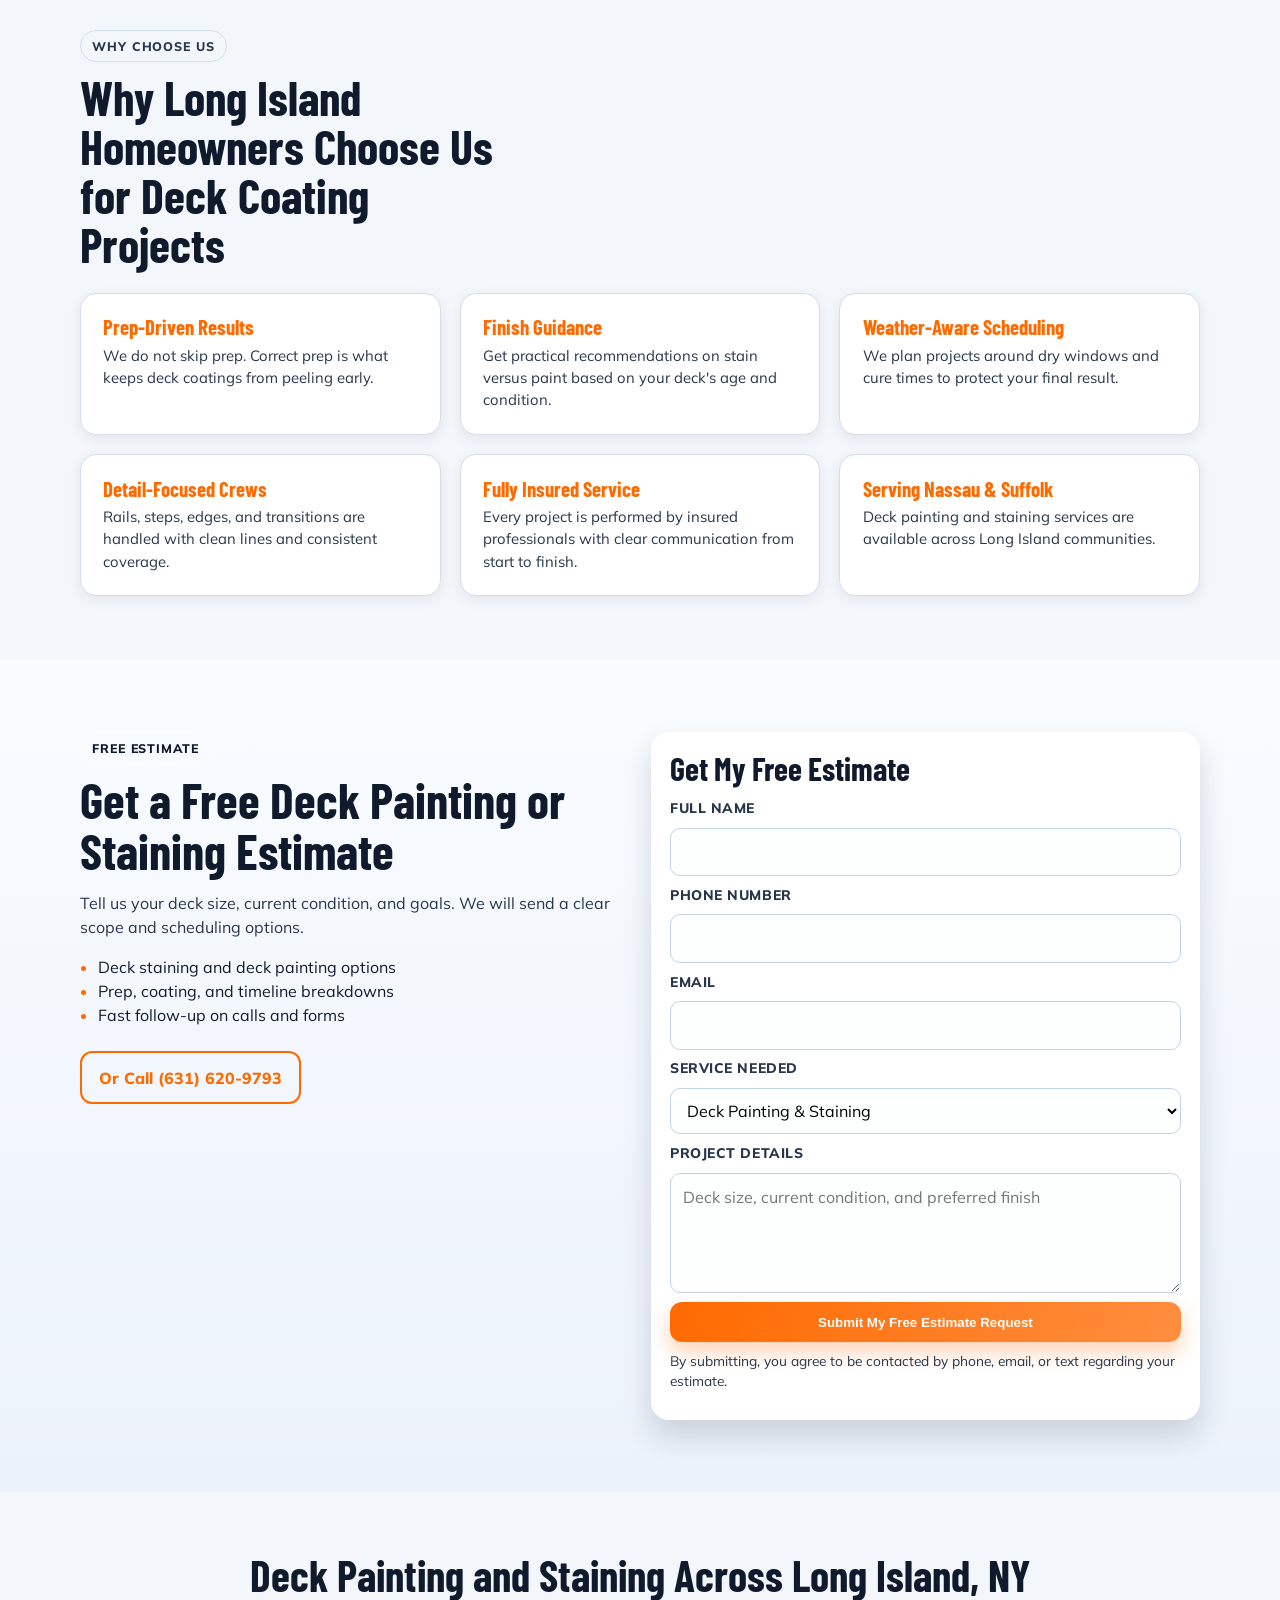
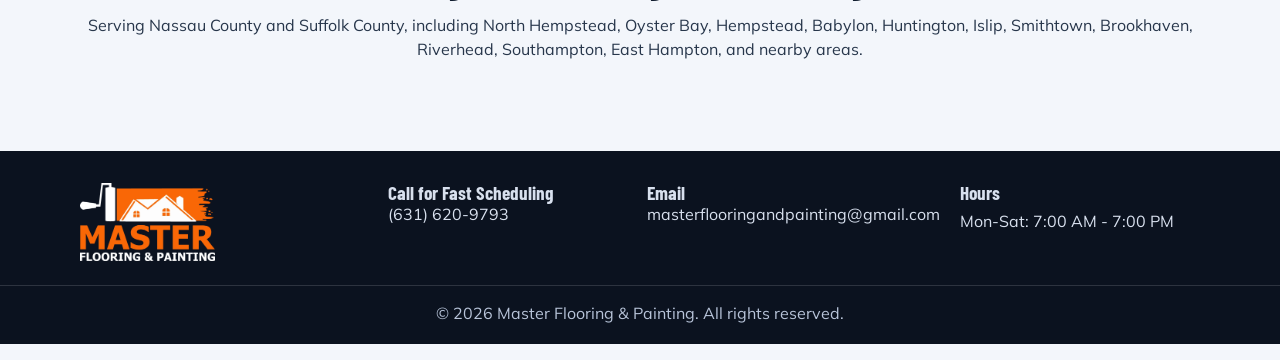
<file: deck-painting-staining.html>
<!DOCTYPE html>
<html lang="en">
<head>
  <meta charset="UTF-8" />
  <meta name="viewport" content="width=device-width, initial-scale=1.0" />
  <title>Deck Painting &amp; Staining | Master Flooring &amp; Painting &ndash; Long Island</title>
  <meta name="description" content="Professional deck painting and deck staining on Long Island. Prep, washing, sanding, stain and paint finishes for wood and composite decks. Free estimates." />
  <link rel="preconnect" href="https://fonts.googleapis.com" />
  <link rel="preconnect" href="https://fonts.gstatic.com" crossorigin />
  <link href="https://fonts.googleapis.com/css2?family=Barlow+Condensed:wght@500;700&family=Mulish:wght@400;600;700;800&display=swap" rel="stylesheet" />
  <link rel="stylesheet" href="styles.css" />
</head>
<body>

  <div class="top-strip">
    <p>Free On-Site Estimates Across Long Island &bull; Fully Insured</p>
    <a class="top-strip__call" href="tel:+16316209793">Call (631) 620-9793</a>
  </div>

  <header class="site-header">
    <div class="nav-wrap">
      <a class="brand" href="index.html">
        <picture>
          <source srcset="assets/images/masterpaintinglogo.webp" media="(max-width: 640px)" />
          <img src="assets/images/masterpaintinglogo.svg" alt="Master Flooring and Painting logo" />
        </picture>
      </a>
      <button class="nav-toggle" type="button" aria-label="Open menu" aria-expanded="false" aria-controls="site-nav">
        <span></span>
        <span></span>
        <span></span>
      </button>
      <nav id="site-nav" class="site-nav">
        <div class="nav-dropdown">
          <a href="index.html#services">Services</a>
          <div class="nav-dropdown__menu">
            <a href="residential-painting.html">Residential Painting</a>
            <a href="commercial-painting.html">Commercial Painting</a>
            <a href="power-washing.html">Power Washing</a>
            <a href="flooring.html">Flooring</a>
            <a href="deck-painting-staining.html">Deck Painting &amp; Staining</a>
          </div>
        </div>
        <a href="index.html#work">Recent Work</a>
        <a href="commercial-painting.html">Commercial</a>
        <a href="reviews.html">Reviews</a>
        <a href="contact.html">Contact</a>
        <a href="#estimate">Free Estimate</a>
      </nav>
      <a class="btn btn--primary" href="tel:+16316209793">Call Now</a>
    </div>
  </header>

  <main>

    <section class="service-hero" style="background-image: url('assets/images/deckpainting.webp');">
      <div class="service-hero__overlay"></div>
      <div class="service-hero__content container">
        <span class="kicker">Deck Painting &amp; Staining &ndash; Long Island</span>
        <h1>Deck Painting and Staining That Protects and Upgrades Outdoor Living Spaces</h1>
        <p>We restore worn decks with the right prep, premium coatings, and clean application so your deck looks better and lasts longer through Long Island weather.</p>
        <div class="hero__cta">
          <a class="btn btn--primary" href="tel:+16316209793">Call for a Deck Estimate</a>
          <a class="btn btn--ghost" href="#estimate">Request an Estimate Online</a>
        </div>
      </div>
    </section>

    <section class="proof container" aria-label="Trust indicators">
      <article>
        <h3>2-Coat</h3>
        <p>Coverage on Most Deck Jobs</p>
      </article>
      <article>
        <h3>Prep-First</h3>
        <p>Wash, Sand, and Repair Process</p>
      </article>
      <article>
        <h3>UV + Water</h3>
        <p>Weather-Resistant Finishes</p>
      </article>
      <article>
        <h3>Free</h3>
        <p>On-Site Estimate</p>
      </article>
    </section>

    <section class="service-detail container">
      <div class="service-detail__grid">
        <div class="service-detail__copy">
          <span class="kicker" style="border-color: var(--line); color: var(--ink-soft);">Deck Prep</span>
          <h2>Proper Prep Before Painting or Staining</h2>
          <p>Long-lasting deck coatings start with prep. We remove buildup, loose coatings, and weathered fibers before any stain or paint is applied.</p>
          <ul>
            <li>Deck washing to remove algae and dirt</li>
            <li>Loose coating removal and sanding</li>
            <li>Nail and board inspection before coating</li>
            <li>Prep for rails, steps, and spindles</li>
            <li>Dry-time planning before finish coats</li>
          </ul>
          <a class="btn btn--primary" href="#estimate">Get a Deck Prep Estimate</a>
        </div>
        <img class="service-detail__img" src="assets/images/Deck staining powerwashing.avif" alt="Deck preparation and cleaning before staining" loading="lazy" />
      </div>
    </section>

    <section class="service-detail" style="background: var(--surface);">
      <div class="container">
        <div class="service-detail__grid service-detail__grid--reversed">
          <div class="service-detail__copy">
            <span class="kicker" style="border-color: var(--line); color: var(--ink-soft);">Deck Staining</span>
            <h2>Rich Deck Stain Finishes That Hold Up</h2>
            <p>We apply even, durable stain finishes that highlight wood character while protecting against moisture, sun, and foot traffic.</p>
            <ul>
              <li>Transparent, semi-transparent, and solid stains</li>
              <li>Brush and back-brush application for penetration</li>
              <li>Color matching to siding and trim tones</li>
              <li>Low-sheen options to reduce glare</li>
              <li>Maintenance plans for long-term appearance</li>
            </ul>
            <a class="btn btn--primary" href="#estimate">Get a Deck Staining Estimate</a>
          </div>
          <img class="service-detail__img" src="assets/images/newly stained deck.webp" alt="Freshly stained wood deck" loading="lazy" />
        </div>
      </div>
    </section>

    <section class="service-detail container">
      <div class="service-detail__grid">
        <div class="service-detail__copy">
          <span class="kicker" style="border-color: var(--line); color: var(--ink-soft);">Deck Painting</span>
          <h2>Deck and Railing Painting for a Clean, Updated Look</h2>
          <p>For older decks and rail systems, paint can provide stronger visual coverage and a sharp finished look. We use exterior products suited for movement and weather exposure.</p>
          <ul>
            <li>Floor and rail paint systems for exterior decks</li>
            <li>Crack filling and spot-repair before coating</li>
            <li>High-traffic top coats for durability</li>
            <li>Color updates for full curb-appeal refresh</li>
            <li>Detailed trim, spindles, and handrails</li>
          </ul>
          <a class="btn btn--primary" href="#estimate">Get a Deck Painting Estimate</a>
        </div>
        <img class="service-detail__img" src="assets/images/deckpainting.webp" alt="Deck painting project in progress" loading="lazy" />
      </div>
    </section>

    <section class="process-section">
      <div class="container">
        <div class="section-heading">
          <span class="kicker">Our Process</span>
          <h2>How Our Deck Painting and Staining Process Works</h2>
        </div>
        <div class="process-steps">
          <div class="process-step">
            <div class="process-step__num">1</div>
            <h3>Inspection &amp; Estimate</h3>
            <p>We review deck condition, existing coatings, and exposure, then build a clear scope and finish recommendation.</p>
          </div>
          <div class="process-step">
            <div class="process-step__num">2</div>
            <h3>Prep &amp; Surface Correction</h3>
            <p>Washing, sanding, scraping, and minor repairs are completed before coatings begin.</p>
          </div>
          <div class="process-step">
            <div class="process-step__num">3</div>
            <h3>Stain or Paint Application</h3>
            <p>We apply the selected system with controlled, even coverage on horizontal and vertical surfaces.</p>
          </div>
          <div class="process-step">
            <div class="process-step__num">4</div>
            <h3>Final Walkthrough</h3>
            <p>We perform a detail check, touch-ups, and a final walkthrough with aftercare recommendations.</p>
          </div>
        </div>
      </div>
    </section>

    <section class="why-us">
      <div class="container">
        <div class="section-heading">
          <span class="kicker">Why Choose Us</span>
          <h2>Why Long Island Homeowners Choose Us for Deck Coating Projects</h2>
        </div>
        <div class="why-us-grid">
          <div class="why-us-card">
            <h3>Prep-Driven Results</h3>
            <p>We do not skip prep. Correct prep is what keeps deck coatings from peeling early.</p>
          </div>
          <div class="why-us-card">
            <h3>Finish Guidance</h3>
            <p>Get practical recommendations on stain versus paint based on your deck's age and condition.</p>
          </div>
          <div class="why-us-card">
            <h3>Weather-Aware Scheduling</h3>
            <p>We plan projects around dry windows and cure times to protect your final result.</p>
          </div>
          <div class="why-us-card">
            <h3>Detail-Focused Crews</h3>
            <p>Rails, steps, edges, and transitions are handled with clean lines and consistent coverage.</p>
          </div>
          <div class="why-us-card">
            <h3>Fully Insured Service</h3>
            <p>Every project is performed by insured professionals with clear communication from start to finish.</p>
          </div>
          <div class="why-us-card">
            <h3>Serving Nassau &amp; Suffolk</h3>
            <p>Deck painting and staining services are available across Long Island communities.</p>
          </div>
        </div>
      </div>
    </section>

    <section class="estimate" id="estimate">
      <div class="container estimate__grid">
        <div class="estimate__pitch">
          <span class="kicker">Free Estimate</span>
          <h2>Get a Free Deck Painting or Staining Estimate</h2>
          <p>Tell us your deck size, current condition, and goals. We will send a clear scope and scheduling options.</p>
          <ul>
            <li>Deck staining and deck painting options</li>
            <li>Prep, coating, and timeline breakdowns</li>
            <li>Fast follow-up on calls and forms</li>
          </ul>
          <a class="btn btn--ghost-dark" href="tel:+16316209793">Or Call (631) 620-9793</a>
        </div>
        <form class="lead-form" action="mailto:masterflooringandpainting@gmail.com" method="post" novalidate>
          <h3>Get My Free Estimate</h3>
          <label for="name">Full Name</label>
          <input id="name" name="name" type="text" autocomplete="name" required />

          <label for="phone">Phone Number</label>
          <input id="phone" name="phone" type="tel" autocomplete="tel" required />

          <label for="email">Email</label>
          <input id="email" name="email" type="email" autocomplete="email" required />

          <label for="service">Service Needed</label>
          <select id="service" name="service" required>
            <option value="">Select a service</option>
            <option>Residential Painting</option>
            <option>Commercial Painting</option>
            <option>Flooring</option>
            <option>Power Washing</option>
            <option selected>Deck Painting &amp; Staining</option>
            <option>Multiple Services</option>
          </select>

          <label for="message">Project Details</label>
          <textarea id="message" name="message" rows="4" placeholder="Deck size, current condition, and preferred finish"></textarea>

          <button type="submit" class="btn btn--primary btn--full">Submit My Free Estimate Request</button>
          <p class="form-note">By submitting, you agree to be contacted by phone, email, or text regarding your estimate.</p>
          <p class="form-status" aria-live="polite"></p>
        </form>
      </div>
    </section>

    <section class="service-area container">
      <h2>Deck Painting and Staining Across Long Island, NY</h2>
      <p>Serving Nassau County and Suffolk County, including North Hempstead, Oyster Bay, Hempstead, Babylon, Huntington, Islip, Smithtown, Brookhaven, Riverhead, Southampton, East Hampton, and nearby areas.</p>
    </section>

  </main>

  <footer class="site-footer">
    <div class="container footer-grid">
      <img src="assets/images/masterflooringandpaintinglogoSVGrectangleorangewhite.webp" alt="Master Flooring and Painting logo" />
      <div>
        <h4>Call for Fast Scheduling</h4>
        <a href="tel:+16316209793">(631) 620-9793</a>
      </div>
      <div>
        <h4>Email</h4>
        <a href="mailto:masterflooringandpainting@gmail.com">masterflooringandpainting@gmail.com</a>
      </div>
      <div>
        <h4>Hours</h4>
        <p>Mon-Sat: 7:00 AM - 7:00 PM</p>
      </div>
    </div>
    <p class="copyright">&copy; <span id="year"></span> Master Flooring &amp; Painting. All rights reserved.</p>
  </footer>

  <script src="script.js"></script>
</body>
</html>
</file>
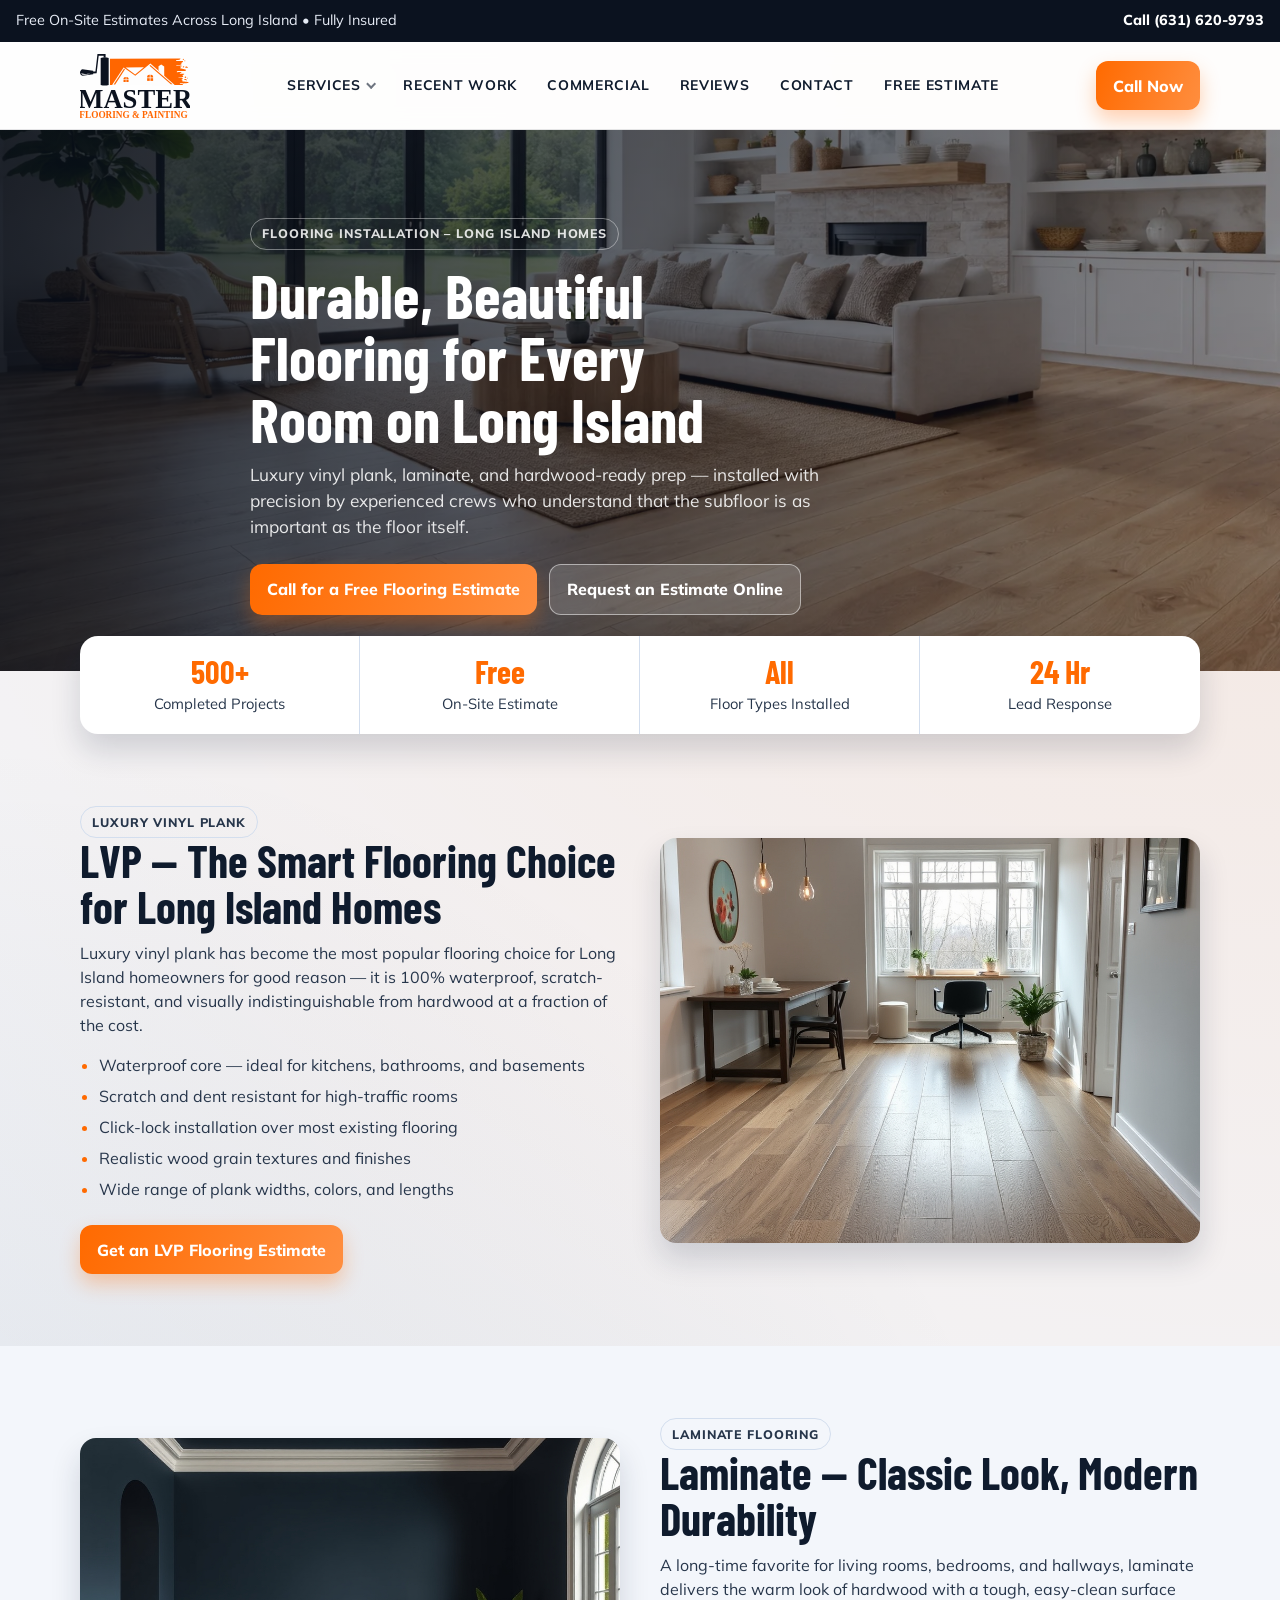
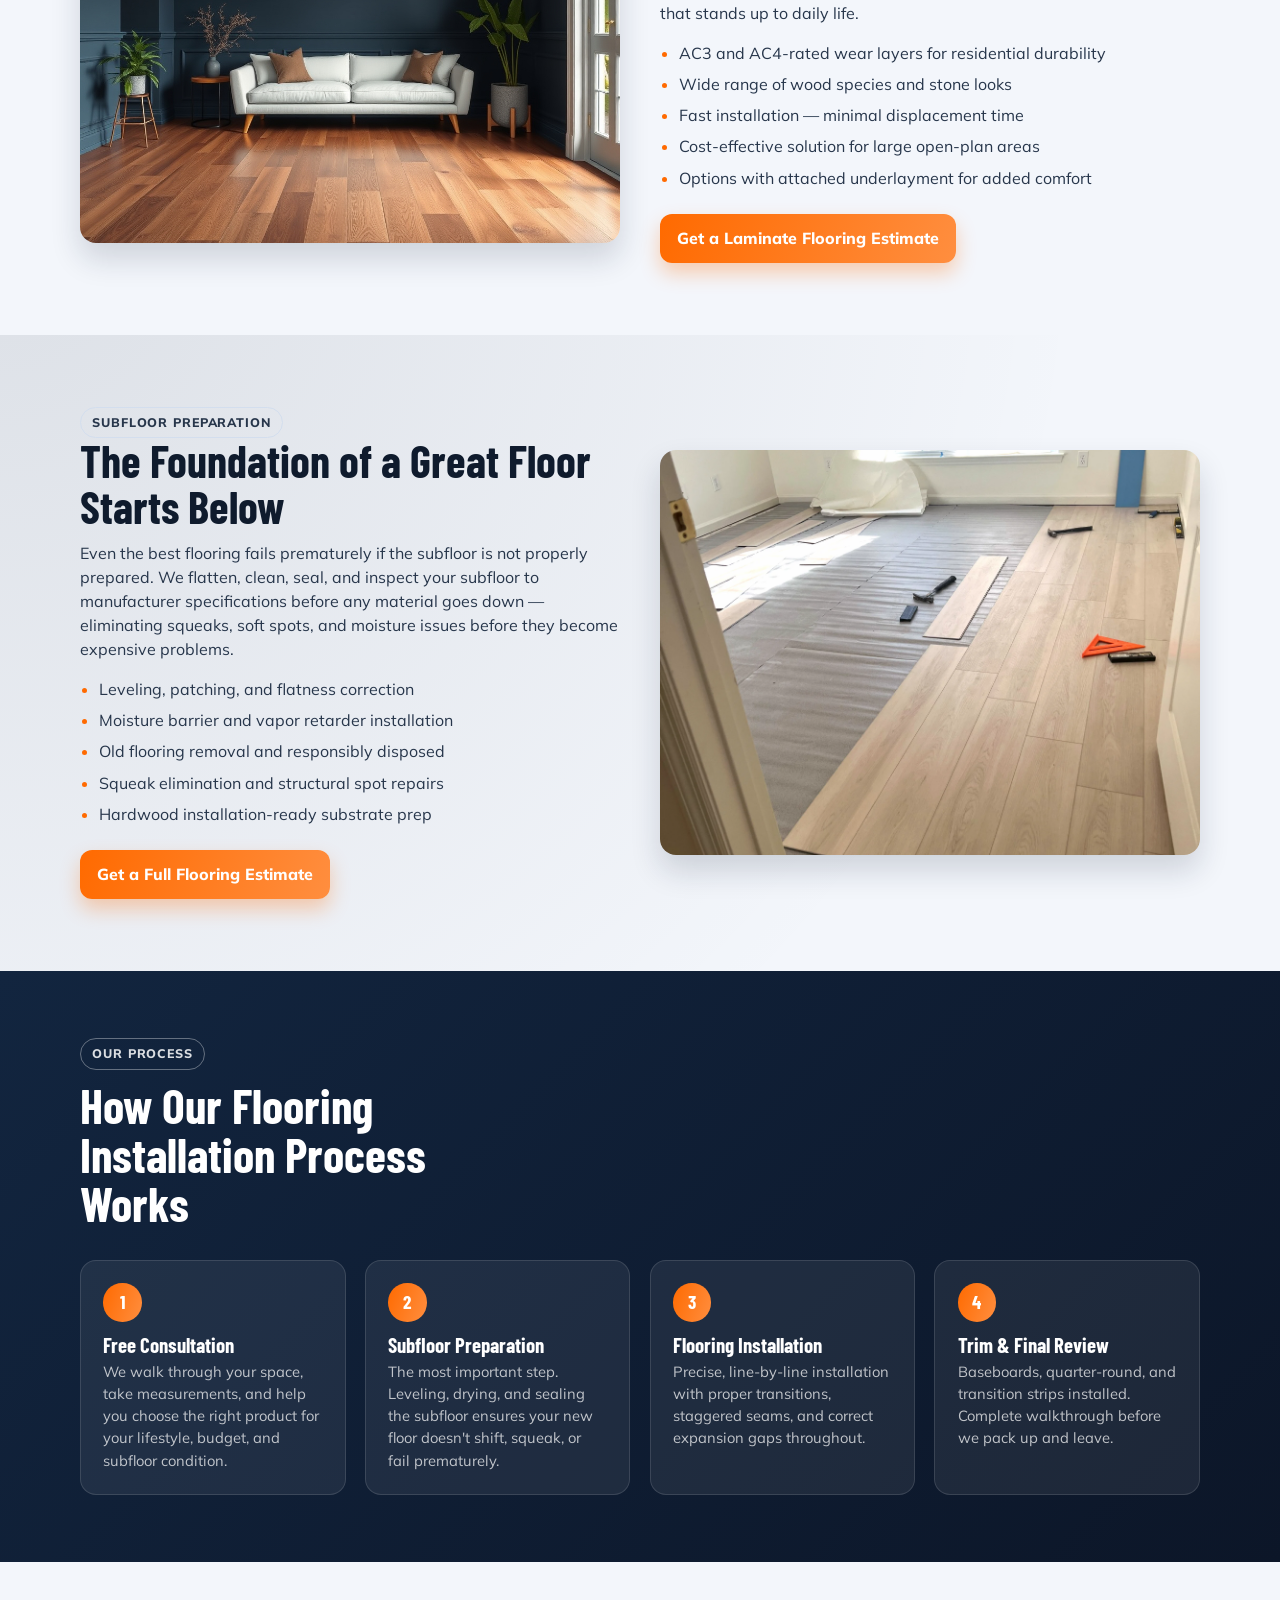
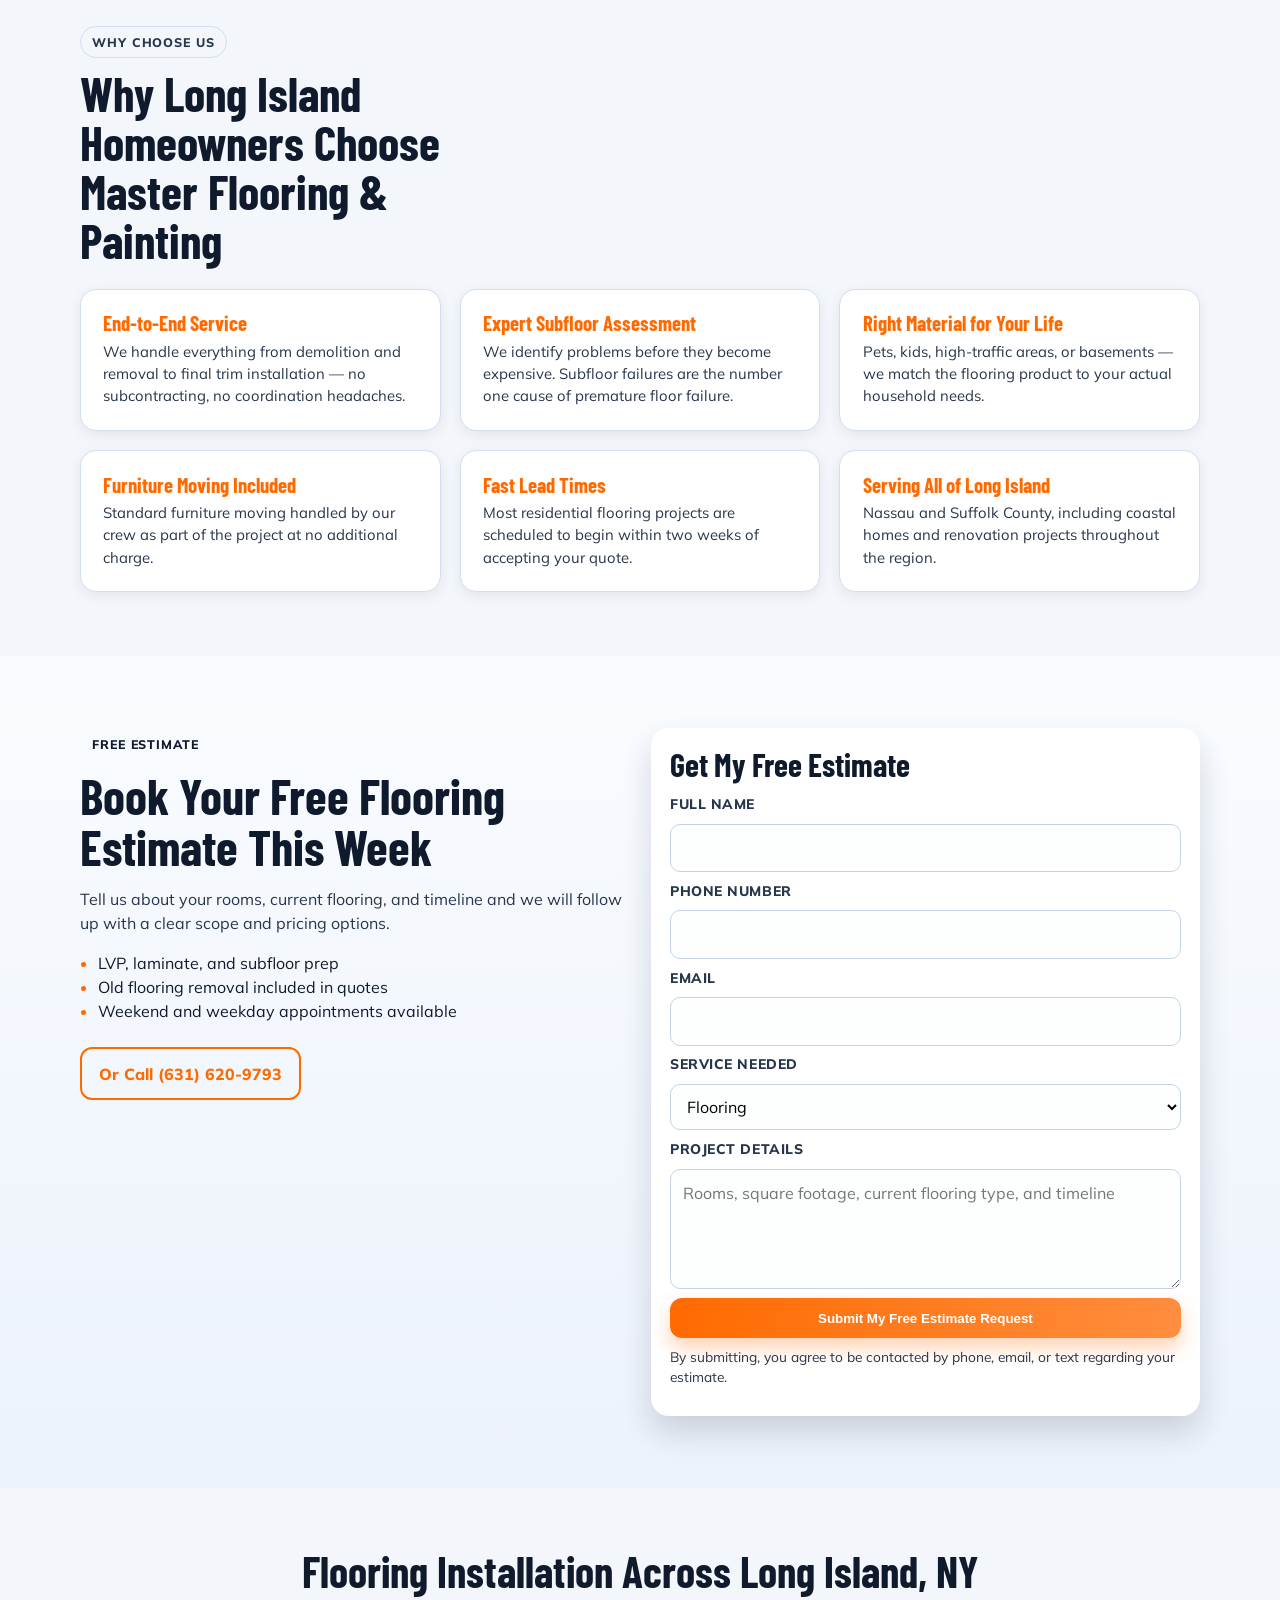
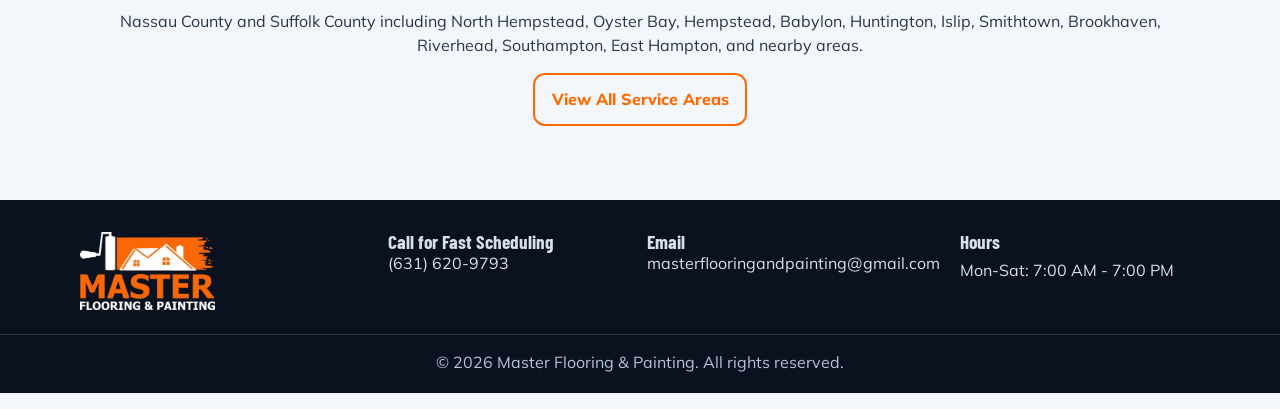
<file: flooring.html>
<!DOCTYPE html>
<html lang="en">
<head>
  <meta charset="UTF-8" />
  <meta name="viewport" content="width=device-width, initial-scale=1.0" />
  <title>Flooring Installation | Master Flooring &amp; Painting &ndash; Long Island</title>
  <meta name="description" content="Expert flooring installation on Long Island. Luxury vinyl plank, laminate, and hardwood subfloor preparation. Free estimates in Nassau and Suffolk County." />
  <link rel="preconnect" href="https://fonts.googleapis.com" />
  <link rel="preconnect" href="https://fonts.gstatic.com" crossorigin />
  <link href="https://fonts.googleapis.com/css2?family=Barlow+Condensed:wght@500;700&family=Mulish:wght@400;600;700;800&display=swap" rel="stylesheet" />
  <link rel="stylesheet" href="styles.css" />
</head>
<body>

  <div class="top-strip">
    <p>Free On-Site Estimates Across Long Island &bull; Fully Insured</p>
    <a class="top-strip__call" href="tel:+16316209793">Call (631) 620-9793</a>
  </div>

  <header class="site-header">
    <div class="nav-wrap">
      <a class="brand" href="index.html">
        <picture>
          <source srcset="assets/images/masterpaintinglogo.webp" media="(max-width: 640px)" />
          <img src="assets/images/masterpaintinglogo.svg" alt="Master Flooring and Painting logo" />
        </picture>
      </a>
      <button class="nav-toggle" type="button" aria-label="Open menu" aria-expanded="false" aria-controls="site-nav">
        <span></span>
        <span></span>
        <span></span>
      </button>
      <nav id="site-nav" class="site-nav">
        <div class="nav-dropdown">
          <a href="index.html#services">Services</a>
          <div class="nav-dropdown__menu">
            <a href="residential-painting.html">Residential Painting</a>
            <a href="commercial-painting.html">Commercial Painting</a>
            <a href="power-washing.html">Power Washing</a>
            <a href="flooring.html">Flooring</a>
            <a href="deck-painting-staining.html">Deck Painting &amp; Staining</a>
          </div>
        </div>
        <a href="index.html#work">Recent Work</a>
        <a href="commercial-painting.html">Commercial</a>
        <a href="reviews.html">Reviews</a>
        <a href="contact.html">Contact</a>
        <a href="#estimate">Free Estimate</a>
      </nav>
      <a class="btn btn--primary" href="tel:+16316209793">Call Now</a>
    </div>
  </header>

  <main>

    <section class="service-hero" style="background-image: url('assets/images/flooringhero.webp');">
      <div class="service-hero__overlay"></div>
      <div class="service-hero__content container">
        <span class="kicker">Flooring Installation &ndash; Long Island Homes</span>
        <h1>Durable, Beautiful Flooring for Every Room on Long Island</h1>
        <p>Luxury vinyl plank, laminate, and hardwood-ready prep &mdash; installed with precision by experienced crews who understand that the subfloor is as important as the floor itself.</p>
        <div class="hero__cta">
          <a class="btn btn--primary" href="tel:+16316209793">Call for a Free Flooring Estimate</a>
          <a class="btn btn--ghost" href="#estimate">Request an Estimate Online</a>
        </div>
      </div>
    </section>

    <section class="proof container" aria-label="Trust indicators">
      <article>
        <h3>500+</h3>
        <p>Completed Projects</p>
      </article>
      <article>
        <h3>Free</h3>
        <p>On-Site Estimate</p>
      </article>
      <article>
        <h3>All</h3>
        <p>Floor Types Installed</p>
      </article>
      <article>
        <h3>24 Hr</h3>
        <p>Lead Response</p>
      </article>
    </section>

    <section class="service-detail container">
      <div class="service-detail__grid">
        <div class="service-detail__copy">
          <span class="kicker" style="border-color: var(--line); color: var(--ink-soft);">Luxury Vinyl Plank</span>
          <h2>LVP &mdash; The Smart Flooring Choice for Long Island Homes</h2>
          <p>Luxury vinyl plank has become the most popular flooring choice for Long Island homeowners for good reason &mdash; it is 100% waterproof, scratch-resistant, and visually indistinguishable from hardwood at a fraction of the cost.</p>
          <ul>
            <li>Waterproof core &mdash; ideal for kitchens, bathrooms, and basements</li>
            <li>Scratch and dent resistant for high-traffic rooms</li>
            <li>Click-lock installation over most existing flooring</li>
            <li>Realistic wood grain textures and finishes</li>
            <li>Wide range of plank widths, colors, and lengths</li>
          </ul>
          <a class="btn btn--primary" href="#estimate">Get an LVP Flooring Estimate</a>
        </div>
        <img class="service-detail__img" src="assets/images/new flooring.jpg" alt="Luxury vinyl plank flooring installation" loading="lazy" />
      </div>
    </section>

    <section class="service-detail" style="background: var(--surface);">
      <div class="container">
        <div class="service-detail__grid service-detail__grid--reversed">
          <div class="service-detail__copy">
            <span class="kicker" style="border-color: var(--line); color: var(--ink-soft);">Laminate Flooring</span>
            <h2>Laminate &mdash; Classic Look, Modern Durability</h2>
            <p>A long-time favorite for living rooms, bedrooms, and hallways, laminate delivers the warm look of hardwood with a tough, easy-clean surface that stands up to daily life.</p>
            <ul>
              <li>AC3 and AC4-rated wear layers for residential durability</li>
              <li>Wide range of wood species and stone looks</li>
              <li>Fast installation &mdash; minimal displacement time</li>
              <li>Cost-effective solution for large open-plan areas</li>
              <li>Options with attached underlayment for added comfort</li>
            </ul>
            <a class="btn btn--primary" href="#estimate">Get a Laminate Flooring Estimate</a>
          </div>
          <img class="service-detail__img" src="assets/images/new laminate flooring dark navy blue walls.jpg" alt="Laminate flooring with dark navy blue walls" loading="lazy" />
        </div>
      </div>
    </section>

    <section class="service-detail container">
      <div class="service-detail__grid">
        <div class="service-detail__copy">
          <span class="kicker" style="border-color: var(--line); color: var(--ink-soft);">Subfloor Preparation</span>
          <h2>The Foundation of a Great Floor Starts Below</h2>
          <p>Even the best flooring fails prematurely if the subfloor is not properly prepared. We flatten, clean, seal, and inspect your subfloor to manufacturer specifications before any material goes down &mdash; eliminating squeaks, soft spots, and moisture issues before they become expensive problems.</p>
          <ul>
            <li>Leveling, patching, and flatness correction</li>
            <li>Moisture barrier and vapor retarder installation</li>
            <li>Old flooring removal and responsibly disposed</li>
            <li>Squeak elimination and structural spot repairs</li>
            <li>Hardwood installation-ready substrate prep</li>
          </ul>
          <a class="btn btn--primary" href="#estimate">Get a Full Flooring Estimate</a>
        </div>
        <img class="service-detail__img" src="assets/images/flooringwork.webp" alt="Subfloor preparation and flooring work" loading="lazy" />
      </div>
    </section>

    <section class="process-section">
      <div class="container">
        <div class="section-heading">
          <span class="kicker">Our Process</span>
          <h2>How Our Flooring Installation Process Works</h2>
        </div>
        <div class="process-steps">
          <div class="process-step">
            <div class="process-step__num">1</div>
            <h3>Free Consultation</h3>
            <p>We walk through your space, take measurements, and help you choose the right product for your lifestyle, budget, and subfloor condition.</p>
          </div>
          <div class="process-step">
            <div class="process-step__num">2</div>
            <h3>Subfloor Preparation</h3>
            <p>The most important step. Leveling, drying, and sealing the subfloor ensures your new floor doesn't shift, squeak, or fail prematurely.</p>
          </div>
          <div class="process-step">
            <div class="process-step__num">3</div>
            <h3>Flooring Installation</h3>
            <p>Precise, line-by-line installation with proper transitions, staggered seams, and correct expansion gaps throughout.</p>
          </div>
          <div class="process-step">
            <div class="process-step__num">4</div>
            <h3>Trim &amp; Final Review</h3>
            <p>Baseboards, quarter-round, and transition strips installed. Complete walkthrough before we pack up and leave.</p>
          </div>
        </div>
      </div>
    </section>

    <section class="why-us">
      <div class="container">
        <div class="section-heading">
          <span class="kicker">Why Choose Us</span>
          <h2>Why Long Island Homeowners Choose Master Flooring &amp; Painting</h2>
        </div>
        <div class="why-us-grid">
          <div class="why-us-card">
            <h3>End-to-End Service</h3>
            <p>We handle everything from demolition and removal to final trim installation &mdash; no subcontracting, no coordination headaches.</p>
          </div>
          <div class="why-us-card">
            <h3>Expert Subfloor Assessment</h3>
            <p>We identify problems before they become expensive. Subfloor failures are the number one cause of premature floor failure.</p>
          </div>
          <div class="why-us-card">
            <h3>Right Material for Your Life</h3>
            <p>Pets, kids, high-traffic areas, or basements &mdash; we match the flooring product to your actual household needs.</p>
          </div>
          <div class="why-us-card">
            <h3>Furniture Moving Included</h3>
            <p>Standard furniture moving handled by our crew as part of the project at no additional charge.</p>
          </div>
          <div class="why-us-card">
            <h3>Fast Lead Times</h3>
            <p>Most residential flooring projects are scheduled to begin within two weeks of accepting your quote.</p>
          </div>
          <div class="why-us-card">
            <h3>Serving All of Long Island</h3>
            <p>Nassau and Suffolk County, including coastal homes and renovation projects throughout the region.</p>
          </div>
        </div>
      </div>
    </section>

    <section class="estimate" id="estimate">
      <div class="container estimate__grid">
        <div class="estimate__pitch">
          <span class="kicker">Free Estimate</span>
          <h2>Book Your Free Flooring Estimate This Week</h2>
          <p>Tell us about your rooms, current flooring, and timeline and we will follow up with a clear scope and pricing options.</p>
          <ul>
            <li>LVP, laminate, and subfloor prep</li>
            <li>Old flooring removal included in quotes</li>
            <li>Weekend and weekday appointments available</li>
          </ul>
          <a class="btn btn--ghost-dark" href="tel:+16316209793">Or Call (631) 620-9793</a>
        </div>
        <form class="lead-form" action="mailto:masterflooringandpainting@gmail.com" method="post" novalidate>
          <h3>Get My Free Estimate</h3>
          <label for="name">Full Name</label>
          <input id="name" name="name" type="text" autocomplete="name" required />

          <label for="phone">Phone Number</label>
          <input id="phone" name="phone" type="tel" autocomplete="tel" required />

          <label for="email">Email</label>
          <input id="email" name="email" type="email" autocomplete="email" required />

          <label for="service">Service Needed</label>
          <select id="service" name="service" required>
            <option value="">Select a service</option>
            <option>Residential Painting</option>
            <option>Commercial Painting</option>
            <option selected>Flooring</option>
            <option>Power Washing</option>
            <option>Deck Painting &amp; Staining</option>
            <option>Multiple Services</option>
          </select>

          <label for="message">Project Details</label>
          <textarea id="message" name="message" rows="4" placeholder="Rooms, square footage, current flooring type, and timeline"></textarea>

          <button type="submit" class="btn btn--primary btn--full">Submit My Free Estimate Request</button>
          <p class="form-note">By submitting, you agree to be contacted by phone, email, or text regarding your estimate.</p>
          <p class="form-status" aria-live="polite"></p>
        </form>
      </div>
    </section>

    <section class="service-area container">
      <h2>Flooring Installation Across Long Island, NY</h2>
      <p>Nassau County and Suffolk County including North Hempstead, Oyster Bay, Hempstead, Babylon, Huntington, Islip, Smithtown, Brookhaven, Riverhead, Southampton, East Hampton, and nearby areas.</p>
      <a class="btn btn--ghost-dark" href="service-areas.html">View All Service Areas</a>
    </section>

  </main>

  <footer class="site-footer">
    <div class="container footer-grid">
      <img src="assets/images/masterflooringandpaintinglogoSVGrectangleorangewhite.webp" alt="Master Flooring and Painting logo" />
      <div>
        <h4>Call for Fast Scheduling</h4>
        <a href="tel:+16316209793">(631) 620-9793</a>
      </div>
      <div>
        <h4>Email</h4>
        <a href="mailto:masterflooringandpainting@gmail.com">masterflooringandpainting@gmail.com</a>
      </div>
      <div>
        <h4>Hours</h4>
        <p>Mon-Sat: 7:00 AM - 7:00 PM</p>
      </div>
    </div>
    <p class="copyright">&copy; <span id="year"></span> Master Flooring &amp; Painting. All rights reserved.</p>
  </footer>

  <script src="script.js"></script>
</body>
</html>
</file>
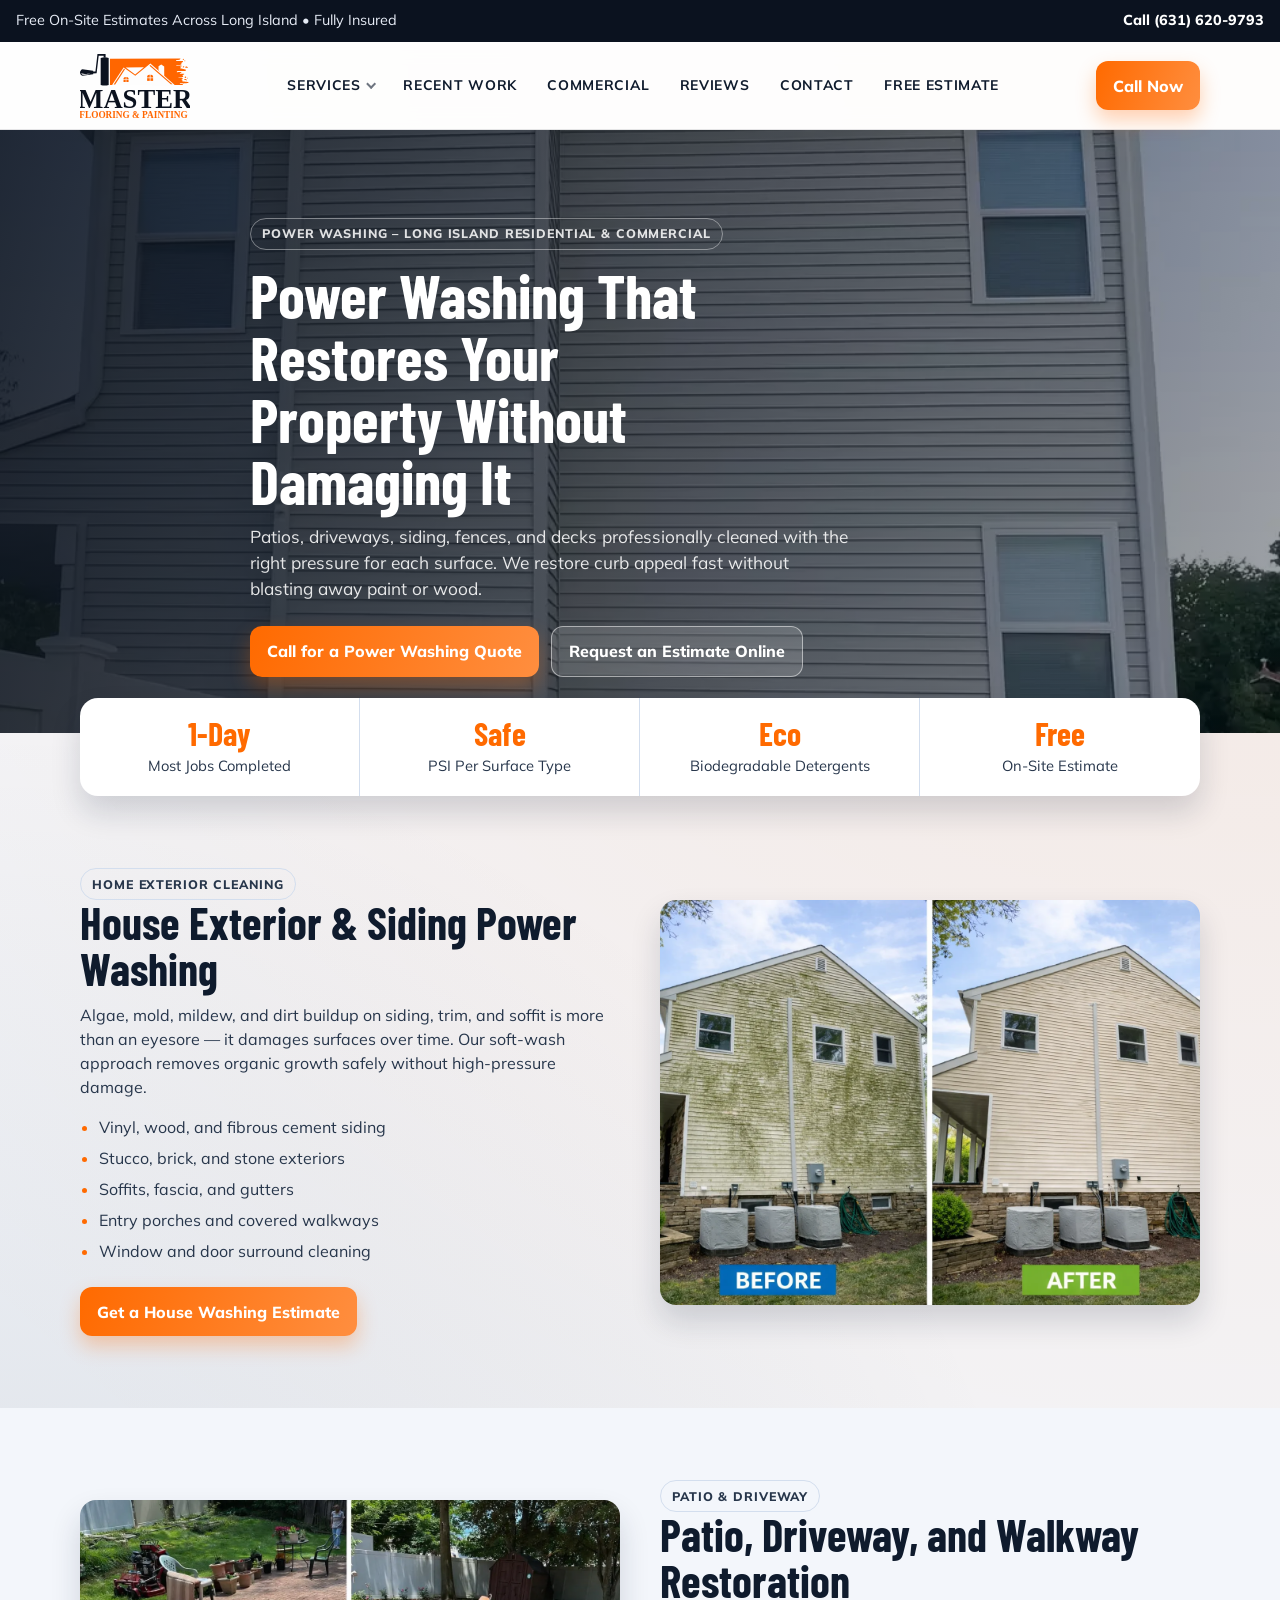
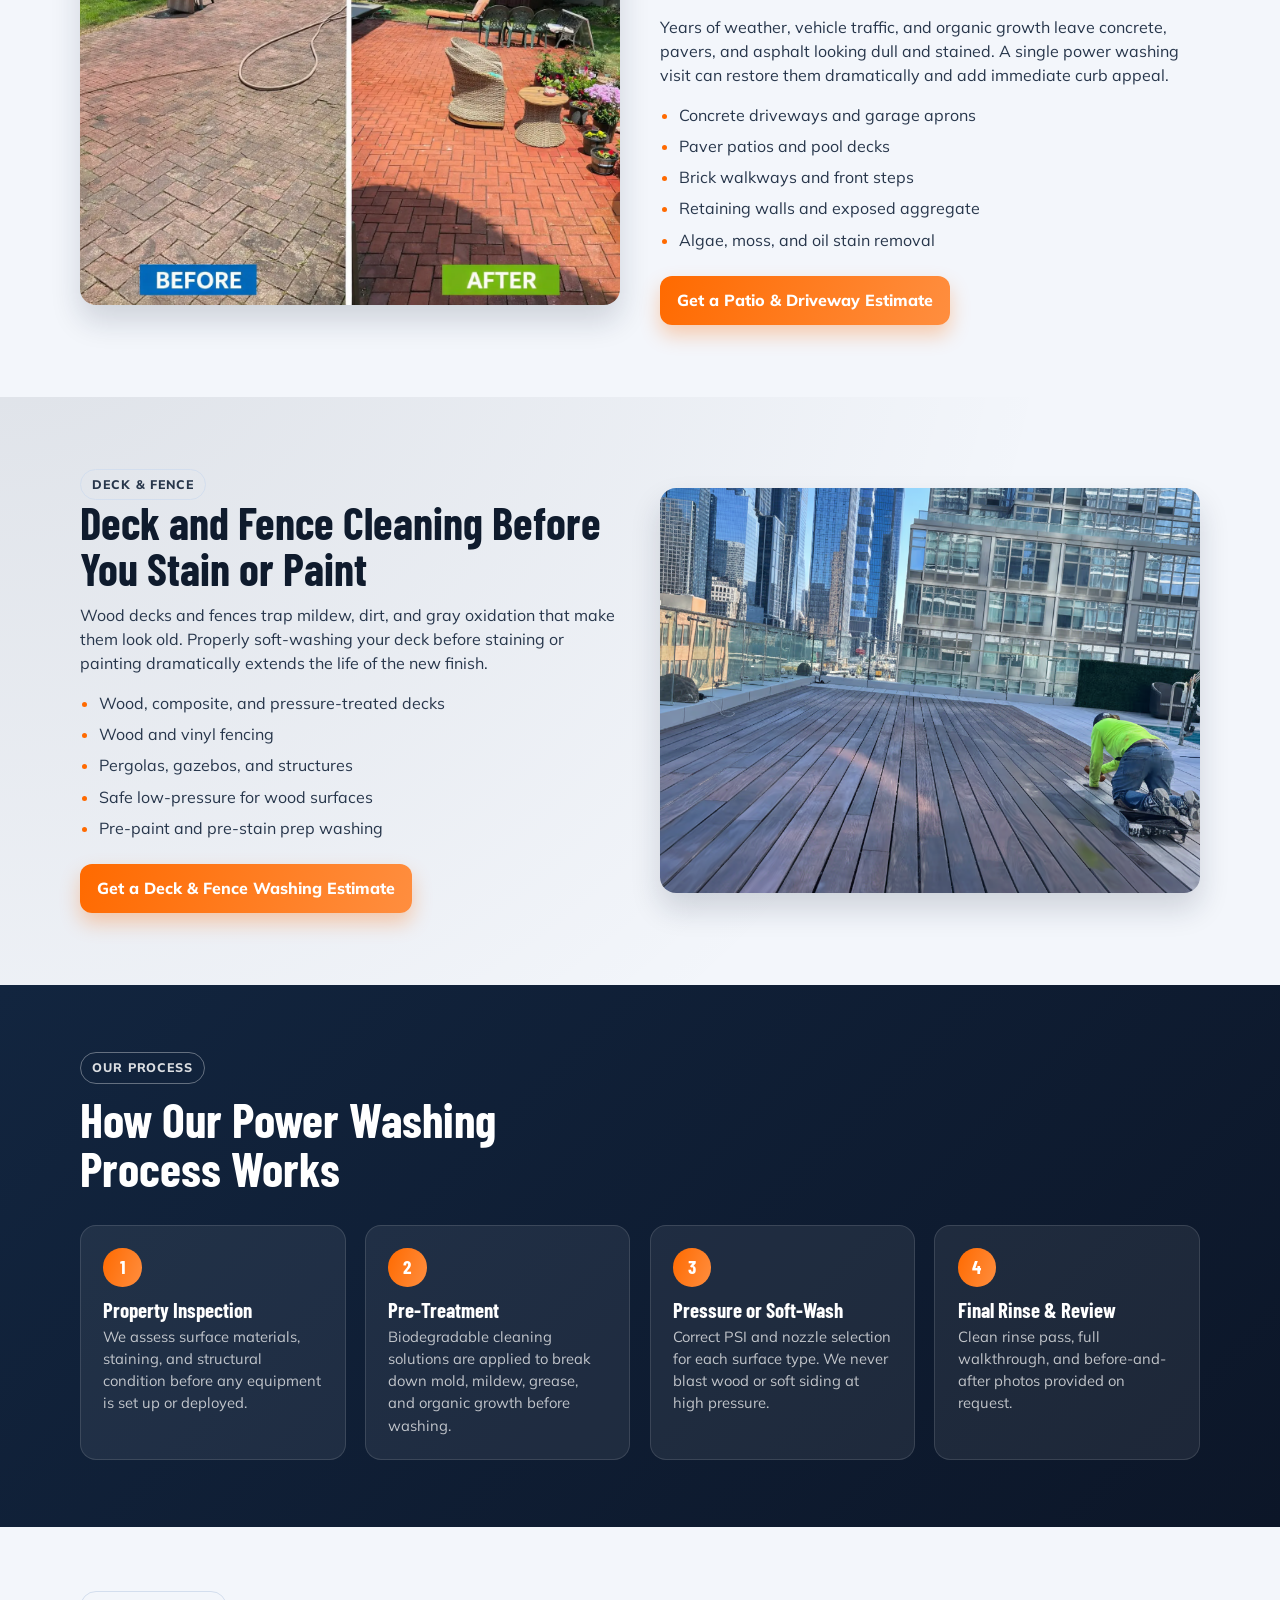
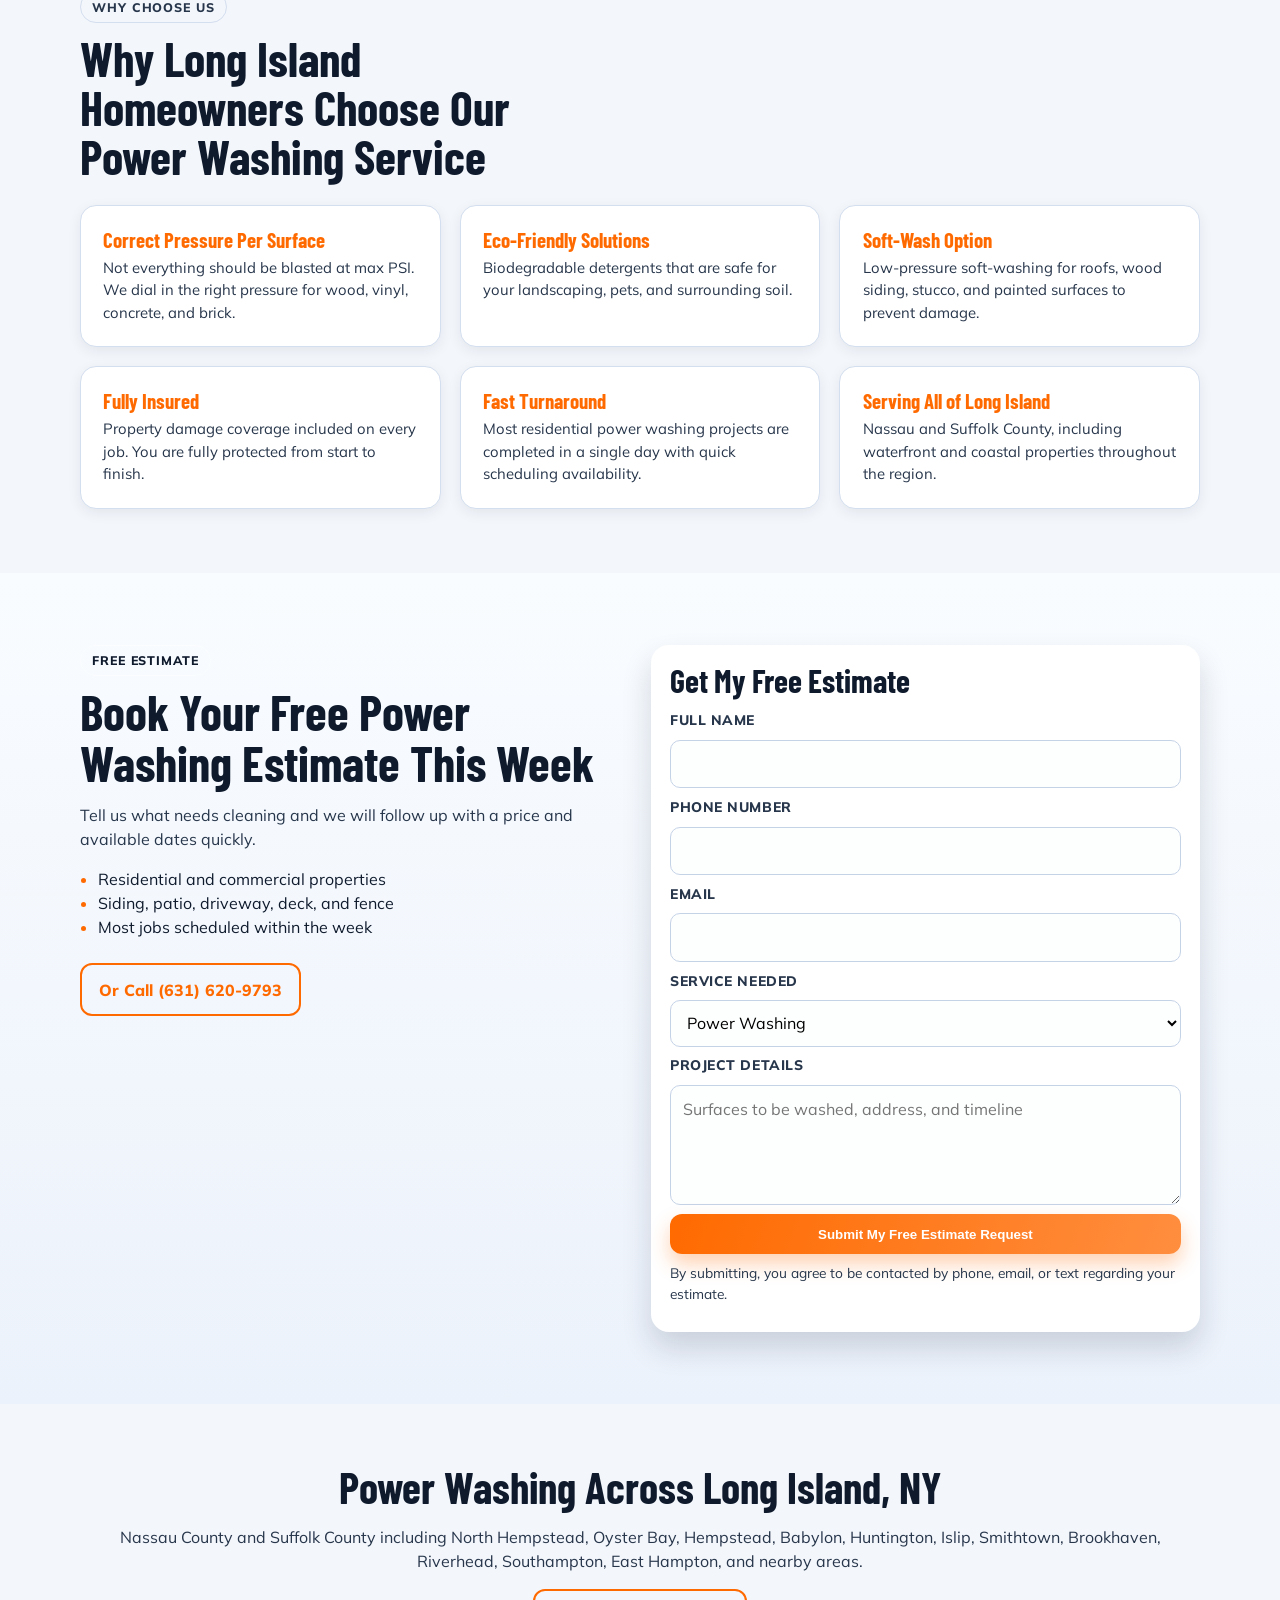
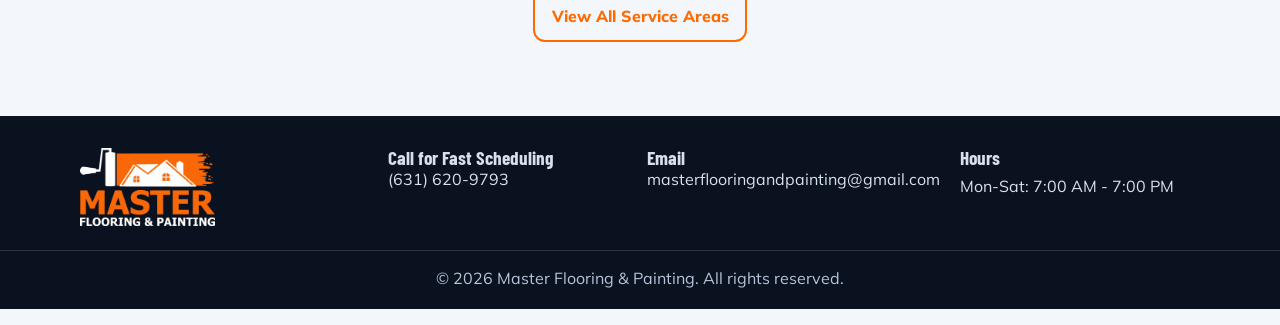
<file: power-washing.html>
<!DOCTYPE html>
<html lang="en">
<head>
  <meta charset="UTF-8" />
  <meta name="viewport" content="width=device-width, initial-scale=1.0" />
  <title>Power Washing | Master Flooring &amp; Painting &ndash; Long Island</title>
  <meta name="description" content="Professional power washing for Long Island homes and properties. Patio, driveway, siding, deck, and fence cleaning. Soft-wash option for delicate surfaces. Free estimates." />
  <link rel="preconnect" href="https://fonts.googleapis.com" />
  <link rel="preconnect" href="https://fonts.gstatic.com" crossorigin />
  <link href="https://fonts.googleapis.com/css2?family=Barlow+Condensed:wght@500;700&family=Mulish:wght@400;600;700;800&display=swap" rel="stylesheet" />
  <link rel="stylesheet" href="styles.css" />
</head>
<body>

  <div class="top-strip">
    <p>Free On-Site Estimates Across Long Island &bull; Fully Insured</p>
    <a class="top-strip__call" href="tel:+16316209793">Call (631) 620-9793</a>
  </div>

  <header class="site-header">
    <div class="nav-wrap">
      <a class="brand" href="index.html">
        <picture>
          <source srcset="assets/images/masterpaintinglogo.webp" media="(max-width: 640px)" />
          <img src="assets/images/masterpaintinglogo.svg" alt="Master Flooring and Painting logo" />
        </picture>
      </a>
      <button class="nav-toggle" type="button" aria-label="Open menu" aria-expanded="false" aria-controls="site-nav">
        <span></span>
        <span></span>
        <span></span>
      </button>
      <nav id="site-nav" class="site-nav">
        <div class="nav-dropdown">
          <a href="index.html#services">Services</a>
          <div class="nav-dropdown__menu">
            <a href="residential-painting.html">Residential Painting</a>
            <a href="commercial-painting.html">Commercial Painting</a>
            <a href="power-washing.html">Power Washing</a>
            <a href="flooring.html">Flooring</a>
            <a href="deck-painting-staining.html">Deck Painting &amp; Staining</a>
          </div>
        </div>
        <a href="index.html#work">Recent Work</a>
        <a href="commercial-painting.html">Commercial</a>
        <a href="reviews.html">Reviews</a>
        <a href="contact.html">Contact</a>
        <a href="#estimate">Free Estimate</a>
      </nav>
      <a class="btn btn--primary" href="tel:+16316209793">Call Now</a>
    </div>
  </header>

  <main>

    <section class="service-hero" style="background-image: url('assets/images/exterior_painting_residential_house_siding.webp');">
      <div class="service-hero__overlay"></div>
      <div class="service-hero__content container">
        <span class="kicker">Power Washing &ndash; Long Island Residential &amp; Commercial</span>
        <h1>Power Washing That Restores Your Property Without Damaging It</h1>
        <p>Patios, driveways, siding, fences, and decks professionally cleaned with the right pressure for each surface. We restore curb appeal fast without blasting away paint or wood.</p>
        <div class="hero__cta">
          <a class="btn btn--primary" href="tel:+16316209793">Call for a Power Washing Quote</a>
          <a class="btn btn--ghost" href="#estimate">Request an Estimate Online</a>
        </div>
      </div>
    </section>

    <section class="proof container" aria-label="Trust indicators">
      <article>
        <h3>1-Day</h3>
        <p>Most Jobs Completed</p>
      </article>
      <article>
        <h3>Safe</h3>
        <p>PSI Per Surface Type</p>
      </article>
      <article>
        <h3>Eco</h3>
        <p>Biodegradable Detergents</p>
      </article>
      <article>
        <h3>Free</h3>
        <p>On-Site Estimate</p>
      </article>
    </section>

    <section class="service-detail container">
      <div class="service-detail__grid">
        <div class="service-detail__copy">
          <span class="kicker" style="border-color: var(--line); color: var(--ink-soft);">Home Exterior Cleaning</span>
          <h2>House Exterior &amp; Siding Power Washing</h2>
          <p>Algae, mold, mildew, and dirt buildup on siding, trim, and soffit is more than an eyesore &mdash; it damages surfaces over time. Our soft-wash approach removes organic growth safely without high-pressure damage.</p>
          <ul>
            <li>Vinyl, wood, and fibrous cement siding</li>
            <li>Stucco, brick, and stone exteriors</li>
            <li>Soffits, fascia, and gutters</li>
            <li>Entry porches and covered walkways</li>
            <li>Window and door surround cleaning</li>
          </ul>
          <a class="btn btn--primary" href="#estimate">Get a House Washing Estimate</a>
        </div>
        <img class="service-detail__img" src="assets/images/powerwashing_before_after_siding.webp" alt="House siding exterior cleaning and power washing" loading="lazy" />
      </div>
    </section>

    <section class="service-detail" style="background: var(--surface);">
      <div class="container">
        <div class="service-detail__grid service-detail__grid--reversed">
          <div class="service-detail__copy">
            <span class="kicker" style="border-color: var(--line); color: var(--ink-soft);">Patio &amp; Driveway</span>
            <h2>Patio, Driveway, and Walkway Restoration</h2>
            <p>Years of weather, vehicle traffic, and organic growth leave concrete, pavers, and asphalt looking dull and stained. A single power washing visit can restore them dramatically and add immediate curb appeal.</p>
            <ul>
              <li>Concrete driveways and garage aprons</li>
              <li>Paver patios and pool decks</li>
              <li>Brick walkways and front steps</li>
              <li>Retaining walls and exposed aggregate</li>
              <li>Algae, moss, and oil stain removal</li>
            </ul>
            <a class="btn btn--primary" href="#estimate">Get a Patio &amp; Driveway Estimate</a>
          </div>
          <img class="service-detail__img" src="assets/images/powerwashing_patio_beforeafter.webp" alt="Power washing patio and driveway before and after on Long Island" loading="lazy" />
        </div>
      </div>
    </section>

    <section class="service-detail container">
      <div class="service-detail__grid">
        <div class="service-detail__copy">
          <span class="kicker" style="border-color: var(--line); color: var(--ink-soft);">Deck &amp; Fence</span>
          <h2>Deck and Fence Cleaning Before You Stain or Paint</h2>
          <p>Wood decks and fences trap mildew, dirt, and gray oxidation that make them look old. Properly soft-washing your deck before staining or painting dramatically extends the life of the new finish.</p>
          <ul>
            <li>Wood, composite, and pressure-treated decks</li>
            <li>Wood and vinyl fencing</li>
            <li>Pergolas, gazebos, and structures</li>
            <li>Safe low-pressure for wood surfaces</li>
            <li>Pre-paint and pre-stain prep washing</li>
          </ul>
          <a class="btn btn--primary" href="#estimate">Get a Deck &amp; Fence Washing Estimate</a>
        </div>
        <img class="service-detail__img" src="assets/images/Deck staining powerwashing.avif" alt="Deck staining and power washing project" loading="lazy" />
      </div>
    </section>

    <section class="process-section">
      <div class="container">
        <div class="section-heading">
          <span class="kicker">Our Process</span>
          <h2>How Our Power Washing Process Works</h2>
        </div>
        <div class="process-steps">
          <div class="process-step">
            <div class="process-step__num">1</div>
            <h3>Property Inspection</h3>
            <p>We assess surface materials, staining, and structural condition before any equipment is set up or deployed.</p>
          </div>
          <div class="process-step">
            <div class="process-step__num">2</div>
            <h3>Pre-Treatment</h3>
            <p>Biodegradable cleaning solutions are applied to break down mold, mildew, grease, and organic growth before washing.</p>
          </div>
          <div class="process-step">
            <div class="process-step__num">3</div>
            <h3>Pressure or Soft-Wash</h3>
            <p>Correct PSI and nozzle selection for each surface type. We never blast wood or soft siding at high pressure.</p>
          </div>
          <div class="process-step">
            <div class="process-step__num">4</div>
            <h3>Final Rinse &amp; Review</h3>
            <p>Clean rinse pass, full walkthrough, and before-and-after photos provided on request.</p>
          </div>
        </div>
      </div>
    </section>

    <section class="why-us">
      <div class="container">
        <div class="section-heading">
          <span class="kicker">Why Choose Us</span>
          <h2>Why Long Island Homeowners Choose Our Power Washing Service</h2>
        </div>
        <div class="why-us-grid">
          <div class="why-us-card">
            <h3>Correct Pressure Per Surface</h3>
            <p>Not everything should be blasted at max PSI. We dial in the right pressure for wood, vinyl, concrete, and brick.</p>
          </div>
          <div class="why-us-card">
            <h3>Eco-Friendly Solutions</h3>
            <p>Biodegradable detergents that are safe for your landscaping, pets, and surrounding soil.</p>
          </div>
          <div class="why-us-card">
            <h3>Soft-Wash Option</h3>
            <p>Low-pressure soft-washing for roofs, wood siding, stucco, and painted surfaces to prevent damage.</p>
          </div>
          <div class="why-us-card">
            <h3>Fully Insured</h3>
            <p>Property damage coverage included on every job. You are fully protected from start to finish.</p>
          </div>
          <div class="why-us-card">
            <h3>Fast Turnaround</h3>
            <p>Most residential power washing projects are completed in a single day with quick scheduling availability.</p>
          </div>
          <div class="why-us-card">
            <h3>Serving All of Long Island</h3>
            <p>Nassau and Suffolk County, including waterfront and coastal properties throughout the region.</p>
          </div>
        </div>
      </div>
    </section>

    <section class="estimate" id="estimate">
      <div class="container estimate__grid">
        <div class="estimate__pitch">
          <span class="kicker">Free Estimate</span>
          <h2>Book Your Free Power Washing Estimate This Week</h2>
          <p>Tell us what needs cleaning and we will follow up with a price and available dates quickly.</p>
          <ul>
            <li>Residential and commercial properties</li>
            <li>Siding, patio, driveway, deck, and fence</li>
            <li>Most jobs scheduled within the week</li>
          </ul>
          <a class="btn btn--ghost-dark" href="tel:+16316209793">Or Call (631) 620-9793</a>
        </div>
        <form class="lead-form" action="mailto:masterflooringandpainting@gmail.com" method="post" novalidate>
          <h3>Get My Free Estimate</h3>
          <label for="name">Full Name</label>
          <input id="name" name="name" type="text" autocomplete="name" required />

          <label for="phone">Phone Number</label>
          <input id="phone" name="phone" type="tel" autocomplete="tel" required />

          <label for="email">Email</label>
          <input id="email" name="email" type="email" autocomplete="email" required />

          <label for="service">Service Needed</label>
          <select id="service" name="service" required>
            <option value="">Select a service</option>
            <option>Residential Painting</option>
            <option>Commercial Painting</option>
            <option>Flooring</option>
            <option selected>Power Washing</option>
            <option>Deck Painting &amp; Staining</option>
            <option>Multiple Services</option>
          </select>

          <label for="message">Project Details</label>
          <textarea id="message" name="message" rows="4" placeholder="Surfaces to be washed, address, and timeline"></textarea>

          <button type="submit" class="btn btn--primary btn--full">Submit My Free Estimate Request</button>
          <p class="form-note">By submitting, you agree to be contacted by phone, email, or text regarding your estimate.</p>
          <p class="form-status" aria-live="polite"></p>
        </form>
      </div>
    </section>

    <section class="service-area container">
      <h2>Power Washing Across Long Island, NY</h2>
      <p>Nassau County and Suffolk County including North Hempstead, Oyster Bay, Hempstead, Babylon, Huntington, Islip, Smithtown, Brookhaven, Riverhead, Southampton, East Hampton, and nearby areas.</p>
      <a class="btn btn--ghost-dark" href="service-areas.html">View All Service Areas</a>
    </section>

  </main>

  <footer class="site-footer">
    <div class="container footer-grid">
      <img src="assets/images/masterflooringandpaintinglogoSVGrectangleorangewhite.webp" alt="Master Flooring and Painting logo" />
      <div>
        <h4>Call for Fast Scheduling</h4>
        <a href="tel:+16316209793">(631) 620-9793</a>
      </div>
      <div>
        <h4>Email</h4>
        <a href="mailto:masterflooringandpainting@gmail.com">masterflooringandpainting@gmail.com</a>
      </div>
      <div>
        <h4>Hours</h4>
        <p>Mon-Sat: 7:00 AM - 7:00 PM</p>
      </div>
    </div>
    <p class="copyright">&copy; <span id="year"></span> Master Flooring &amp; Painting. All rights reserved.</p>
  </footer>

  <script src="script.js"></script>
</body>
</html>
</file>
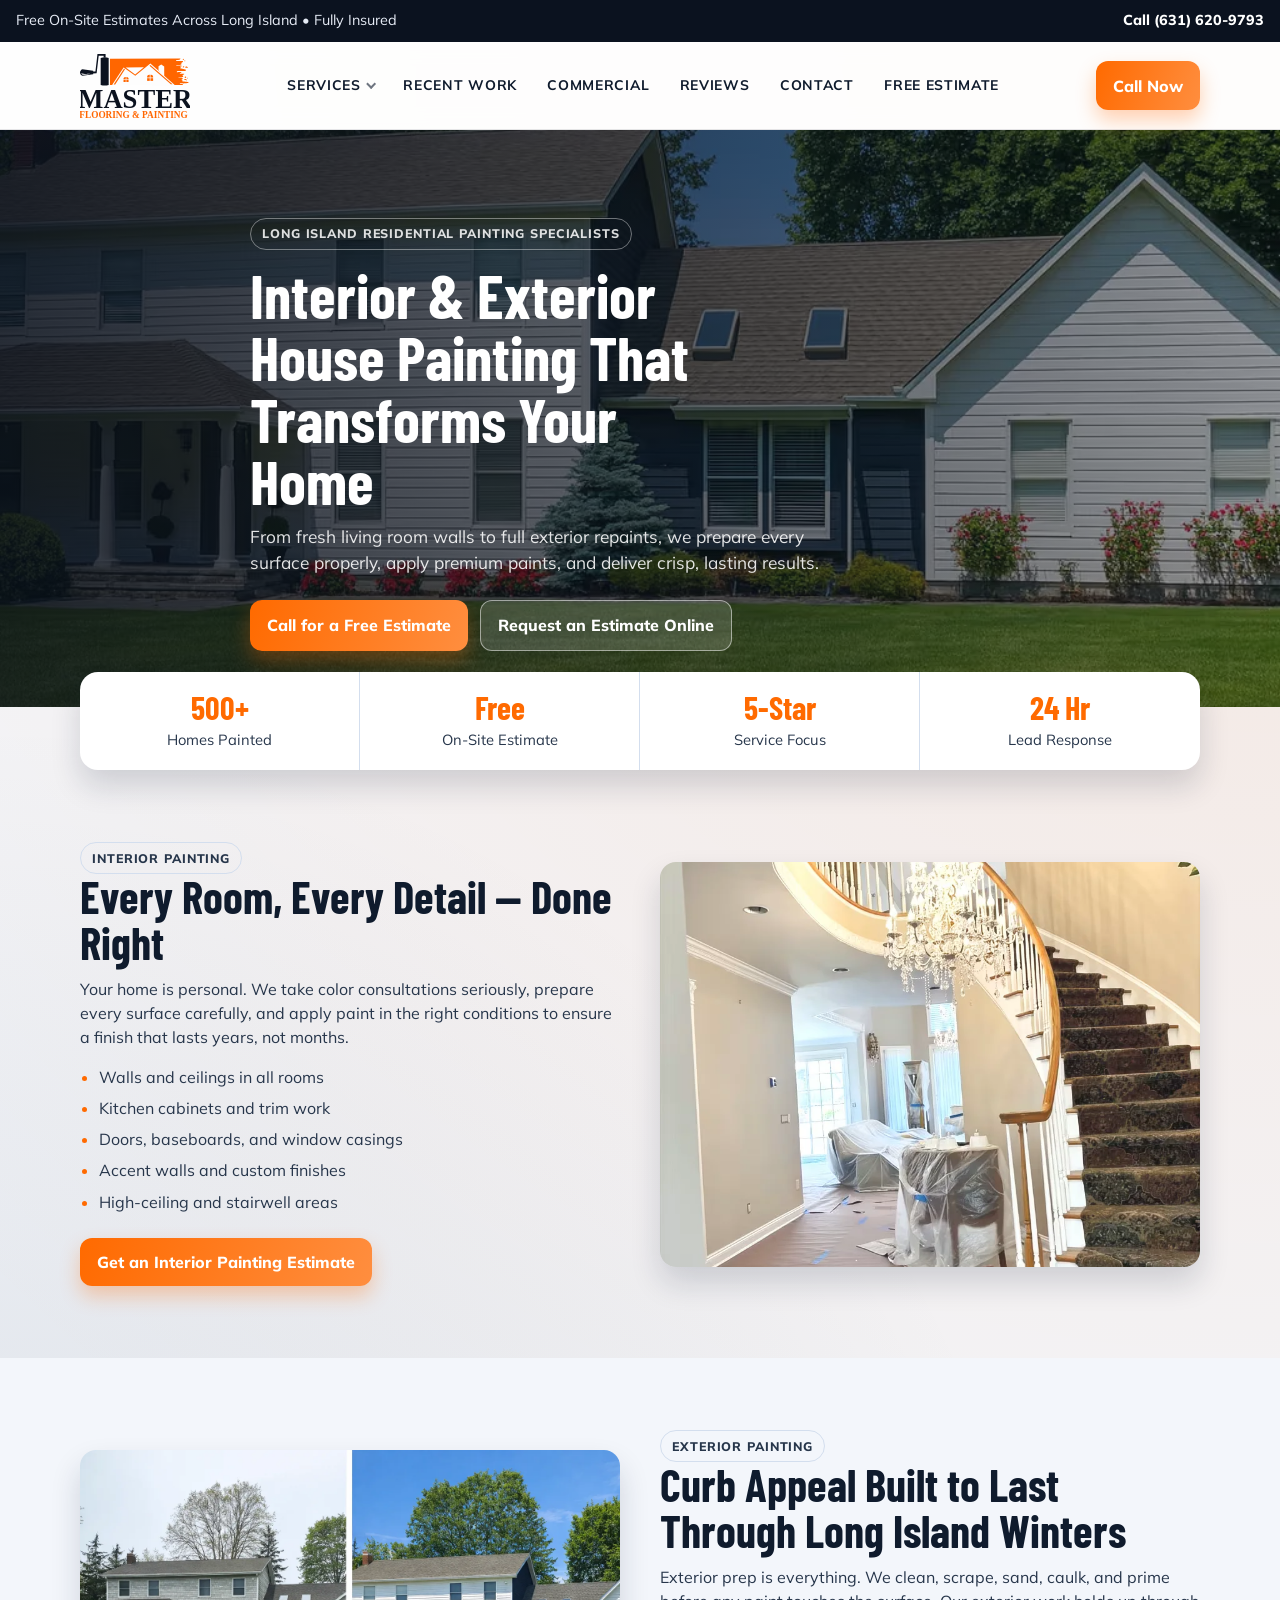
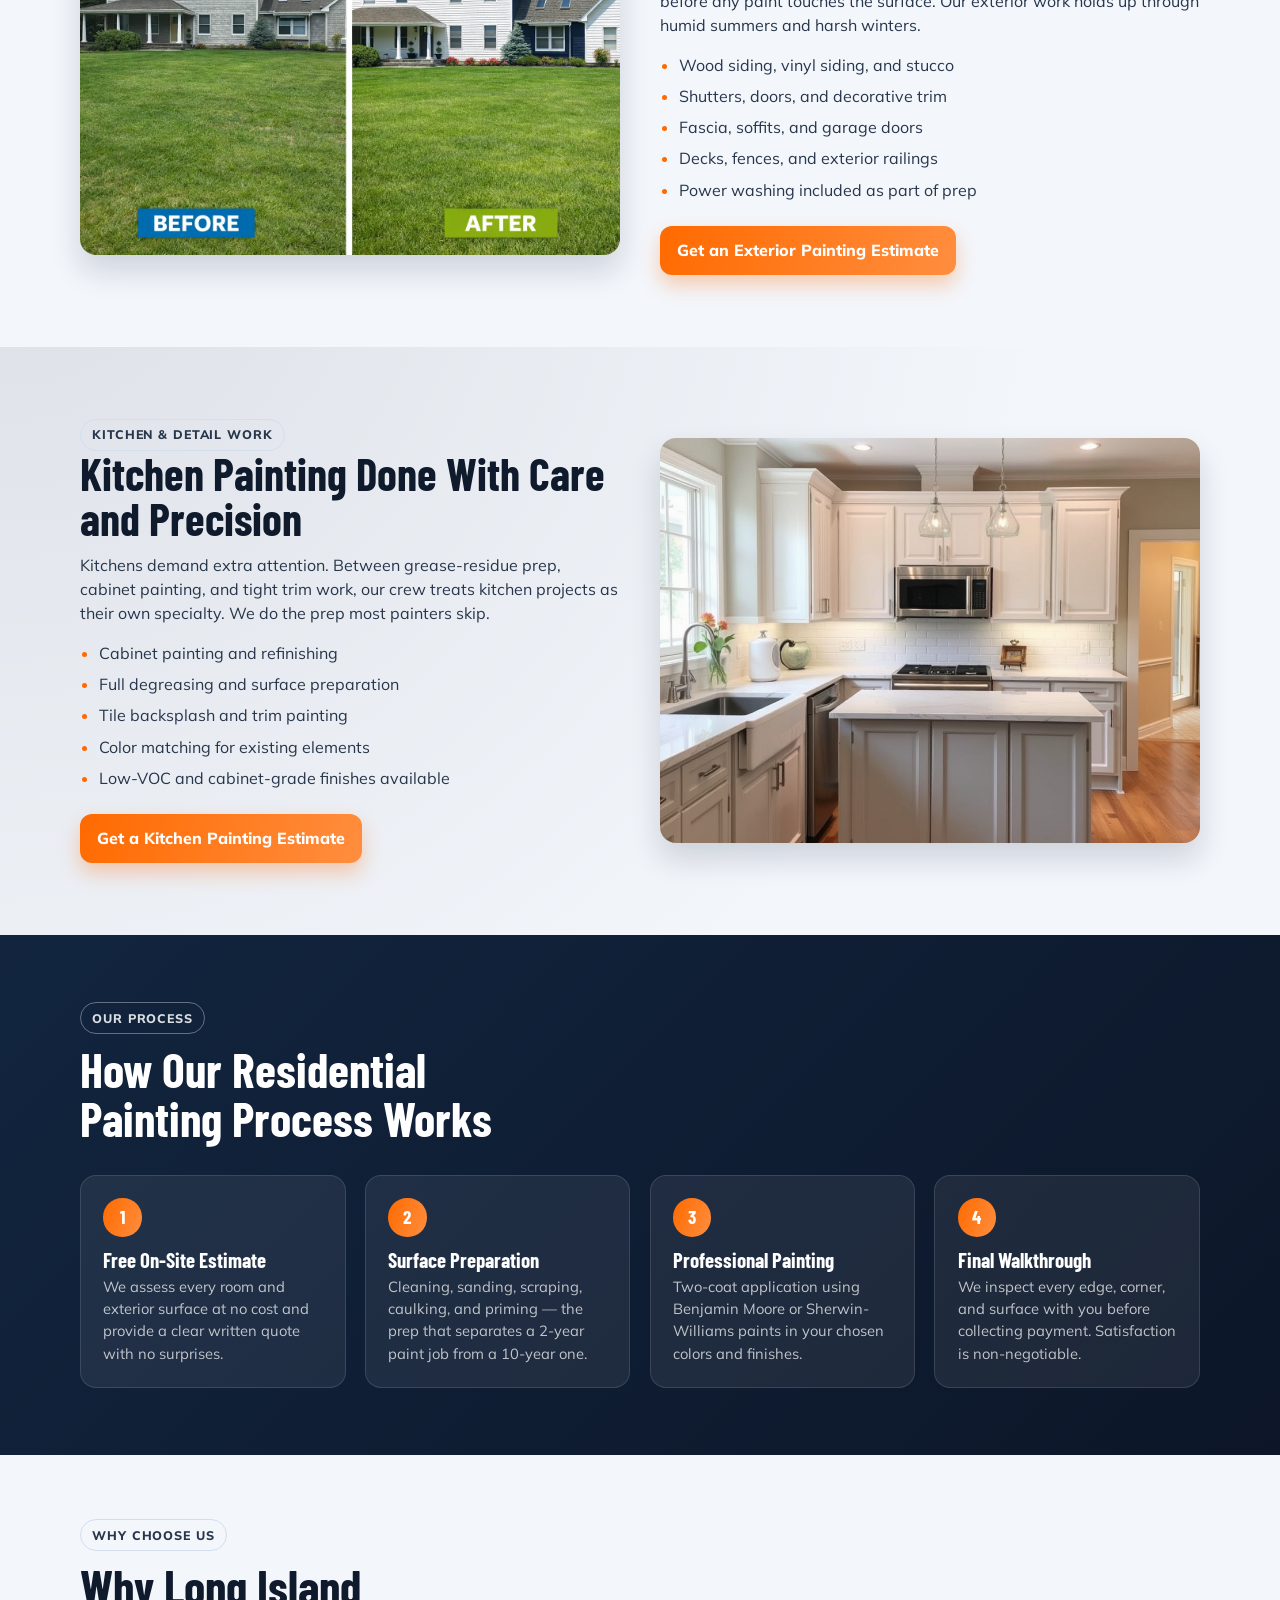
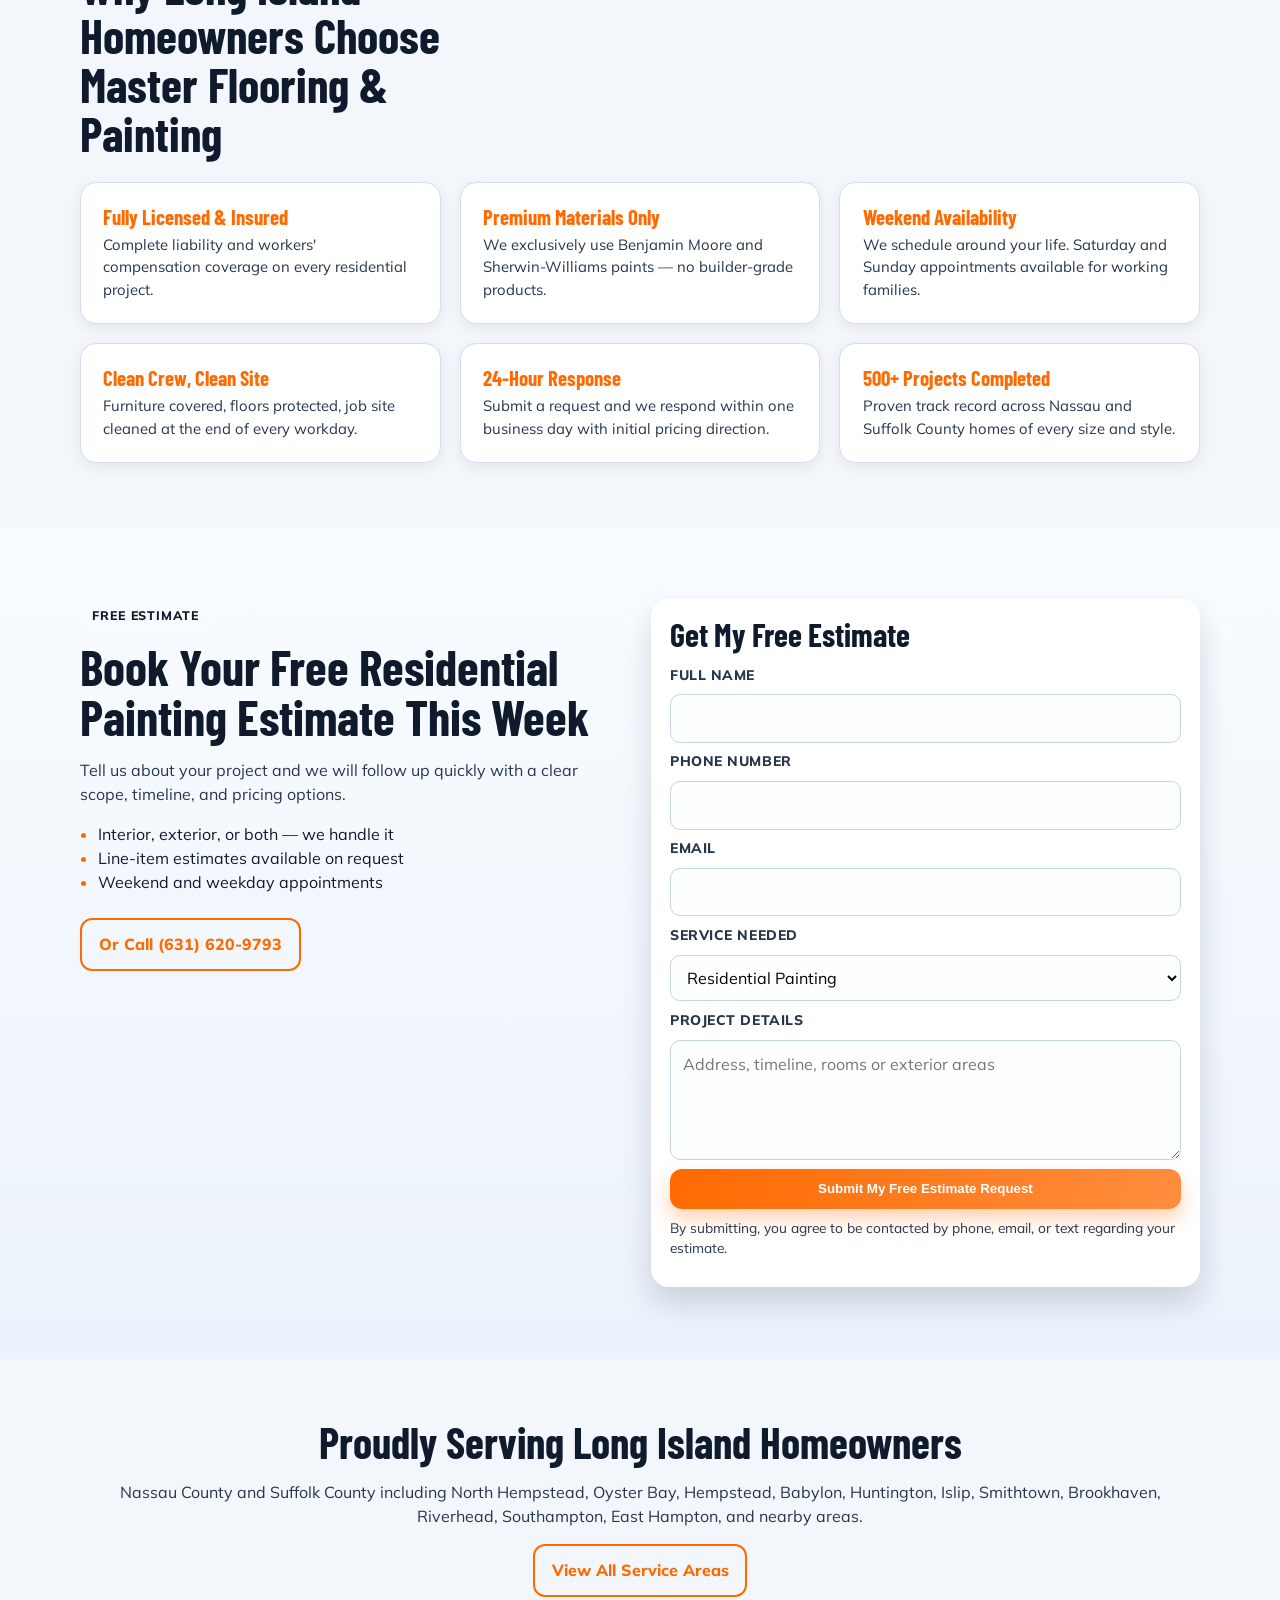
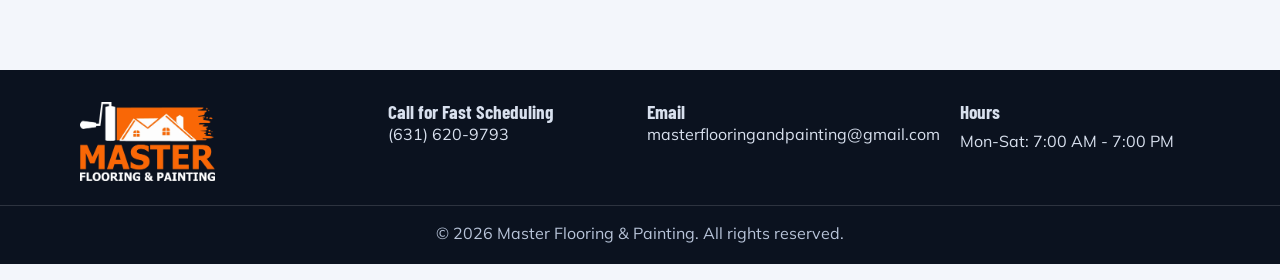
<file: residential-painting.html>
<!DOCTYPE html>
<html lang="en">
<head>
  <meta charset="UTF-8" />
  <meta name="viewport" content="width=device-width, initial-scale=1.0" />
  <title>Residential Painting | Master Flooring &amp; Painting &ndash; Long Island</title>
  <meta name="description" content="Professional interior and exterior residential painting on Long Island. Fully insured crew, premium paints, free on-site estimates in Nassau and Suffolk County." />
  <link rel="preconnect" href="https://fonts.googleapis.com" />
  <link rel="preconnect" href="https://fonts.gstatic.com" crossorigin />
  <link href="https://fonts.googleapis.com/css2?family=Barlow+Condensed:wght@500;700&family=Mulish:wght@400;600;700;800&display=swap" rel="stylesheet" />
  <link rel="stylesheet" href="styles.css" />
</head>
<body>

  <div class="top-strip">
    <p>Free On-Site Estimates Across Long Island &bull; Fully Insured</p>
    <a class="top-strip__call" href="tel:+16316209793">Call (631) 620-9793</a>
  </div>

  <header class="site-header">
    <div class="nav-wrap">
      <a class="brand" href="index.html">
        <picture>
          <source srcset="assets/images/masterpaintinglogo.webp" media="(max-width: 640px)" />
          <img src="assets/images/masterpaintinglogo.svg" alt="Master Flooring and Painting logo" />
        </picture>
      </a>
      <button class="nav-toggle" type="button" aria-label="Open menu" aria-expanded="false" aria-controls="site-nav">
        <span></span>
        <span></span>
        <span></span>
      </button>
      <nav id="site-nav" class="site-nav">
        <div class="nav-dropdown">
          <a href="index.html#services">Services</a>
          <div class="nav-dropdown__menu">
            <a href="residential-painting.html">Residential Painting</a>
            <a href="commercial-painting.html">Commercial Painting</a>
            <a href="power-washing.html">Power Washing</a>
            <a href="flooring.html">Flooring</a>
            <a href="deck-painting-staining.html">Deck Painting &amp; Staining</a>
          </div>
        </div>
        <a href="index.html#work">Recent Work</a>
        <a href="commercial-painting.html">Commercial</a>
        <a href="reviews.html">Reviews</a>
        <a href="contact.html">Contact</a>
        <a href="#estimate">Free Estimate</a>
      </nav>
      <a class="btn btn--primary" href="tel:+16316209793">Call Now</a>
    </div>
  </header>

  <main>

    <section class="service-hero" style="background-image: url('assets/images/exterior_painting_house_residential.webp');">
      <div class="service-hero__overlay"></div>
      <div class="service-hero__content container">
        <span class="kicker">Long Island Residential Painting Specialists</span>
        <h1>Interior &amp; Exterior House Painting That Transforms Your Home</h1>
        <p>From fresh living room walls to full exterior repaints, we prepare every surface properly, apply premium paints, and deliver crisp, lasting results.</p>
        <div class="hero__cta">
          <a class="btn btn--primary" href="tel:+16316209793">Call for a Free Estimate</a>
          <a class="btn btn--ghost" href="#estimate">Request an Estimate Online</a>
        </div>
      </div>
    </section>

    <section class="proof container" aria-label="Trust indicators">
      <article>
        <h3>500+</h3>
        <p>Homes Painted</p>
      </article>
      <article>
        <h3>Free</h3>
        <p>On-Site Estimate</p>
      </article>
      <article>
        <h3>5-Star</h3>
        <p>Service Focus</p>
      </article>
      <article>
        <h3>24 Hr</h3>
        <p>Lead Response</p>
      </article>
    </section>

    <section class="service-detail container">
      <div class="service-detail__grid">
        <div class="service-detail__copy">
          <span class="kicker" style="border-color: var(--line); color: var(--ink-soft);">Interior Painting</span>
          <h2>Every Room, Every Detail &mdash; Done Right</h2>
          <p>Your home is personal. We take color consultations seriously, prepare every surface carefully, and apply paint in the right conditions to ensure a finish that lasts years, not months.</p>
          <ul>
            <li>Walls and ceilings in all rooms</li>
            <li>Kitchen cabinets and trim work</li>
            <li>Doors, baseboards, and window casings</li>
            <li>Accent walls and custom finishes</li>
            <li>High-ceiling and stairwell areas</li>
          </ul>
          <a class="btn btn--primary" href="#estimate">Get an Interior Painting Estimate</a>
        </div>
        <img class="service-detail__img" src="assets/images/Interior_painting_residential_house.webp" alt="Interior residential house painting" loading="lazy" />
      </div>
    </section>

    <section class="service-detail" style="background: var(--surface);">
      <div class="container">
        <div class="service-detail__grid service-detail__grid--reversed">
          <div class="service-detail__copy">
            <span class="kicker" style="border-color: var(--line); color: var(--ink-soft);">Exterior Painting</span>
            <h2>Curb Appeal Built to Last Through Long Island Winters</h2>
            <p>Exterior prep is everything. We clean, scrape, sand, caulk, and prime before any paint touches the surface. Our exterior work holds up through humid summers and harsh winters.</p>
            <ul>
              <li>Wood siding, vinyl siding, and stucco</li>
              <li>Shutters, doors, and decorative trim</li>
              <li>Fascia, soffits, and garage doors</li>
              <li>Decks, fences, and exterior railings</li>
              <li>Power washing included as part of prep</li>
            </ul>
            <a class="btn btn--primary" href="#estimate">Get an Exterior Painting Estimate</a>
          </div>
          <img class="service-detail__img" src="assets/images/exteriorpainting-before-after-house.webp" alt="Exterior house painting before and after on Long Island" loading="lazy" />
        </div>
      </div>
    </section>

    <section class="service-detail container">
      <div class="service-detail__grid">
        <div class="service-detail__copy">
          <span class="kicker" style="border-color: var(--line); color: var(--ink-soft);">Kitchen &amp; Detail Work</span>
          <h2>Kitchen Painting Done With Care and Precision</h2>
          <p>Kitchens demand extra attention. Between grease-residue prep, cabinet painting, and tight trim work, our crew treats kitchen projects as their own specialty. We do the prep most painters skip.</p>
          <ul>
            <li>Cabinet painting and refinishing</li>
            <li>Full degreasing and surface preparation</li>
            <li>Tile backsplash and trim painting</li>
            <li>Color matching for existing elements</li>
            <li>Low-VOC and cabinet-grade finishes available</li>
          </ul>
          <a class="btn btn--primary" href="#estimate">Get a Kitchen Painting Estimate</a>
        </div>
        <img class="service-detail__img" src="assets/images/freshly painted kitchen.webp" alt="Kitchen interior painting residential" loading="lazy" />
      </div>
    </section>

    <section class="process-section">
      <div class="container">
        <div class="section-heading">
          <span class="kicker">Our Process</span>
          <h2>How Our Residential Painting Process Works</h2>
        </div>
        <div class="process-steps">
          <div class="process-step">
            <div class="process-step__num">1</div>
            <h3>Free On-Site Estimate</h3>
            <p>We assess every room and exterior surface at no cost and provide a clear written quote with no surprises.</p>
          </div>
          <div class="process-step">
            <div class="process-step__num">2</div>
            <h3>Surface Preparation</h3>
            <p>Cleaning, sanding, scraping, caulking, and priming &mdash; the prep that separates a 2-year paint job from a 10-year one.</p>
          </div>
          <div class="process-step">
            <div class="process-step__num">3</div>
            <h3>Professional Painting</h3>
            <p>Two-coat application using Benjamin Moore or Sherwin-Williams paints in your chosen colors and finishes.</p>
          </div>
          <div class="process-step">
            <div class="process-step__num">4</div>
            <h3>Final Walkthrough</h3>
            <p>We inspect every edge, corner, and surface with you before collecting payment. Satisfaction is non-negotiable.</p>
          </div>
        </div>
      </div>
    </section>

    <section class="why-us">
      <div class="container">
        <div class="section-heading">
          <span class="kicker">Why Choose Us</span>
          <h2>Why Long Island Homeowners Choose Master Flooring &amp; Painting</h2>
        </div>
        <div class="why-us-grid">
          <div class="why-us-card">
            <h3>Fully Licensed &amp; Insured</h3>
            <p>Complete liability and workers' compensation coverage on every residential project.</p>
          </div>
          <div class="why-us-card">
            <h3>Premium Materials Only</h3>
            <p>We exclusively use Benjamin Moore and Sherwin-Williams paints &mdash; no builder-grade products.</p>
          </div>
          <div class="why-us-card">
            <h3>Weekend Availability</h3>
            <p>We schedule around your life. Saturday and Sunday appointments available for working families.</p>
          </div>
          <div class="why-us-card">
            <h3>Clean Crew, Clean Site</h3>
            <p>Furniture covered, floors protected, job site cleaned at the end of every workday.</p>
          </div>
          <div class="why-us-card">
            <h3>24-Hour Response</h3>
            <p>Submit a request and we respond within one business day with initial pricing direction.</p>
          </div>
          <div class="why-us-card">
            <h3>500+ Projects Completed</h3>
            <p>Proven track record across Nassau and Suffolk County homes of every size and style.</p>
          </div>
        </div>
      </div>
    </section>

    <section class="estimate" id="estimate">
      <div class="container estimate__grid">
        <div class="estimate__pitch">
          <span class="kicker">Free Estimate</span>
          <h2>Book Your Free Residential Painting Estimate This Week</h2>
          <p>Tell us about your project and we will follow up quickly with a clear scope, timeline, and pricing options.</p>
          <ul>
            <li>Interior, exterior, or both &mdash; we handle it</li>
            <li>Line-item estimates available on request</li>
            <li>Weekend and weekday appointments</li>
          </ul>
          <a class="btn btn--ghost-dark" href="tel:+16316209793">Or Call (631) 620-9793</a>
        </div>
        <form class="lead-form" action="mailto:masterflooringandpainting@gmail.com" method="post" novalidate>
          <h3>Get My Free Estimate</h3>
          <label for="name">Full Name</label>
          <input id="name" name="name" type="text" autocomplete="name" required />

          <label for="phone">Phone Number</label>
          <input id="phone" name="phone" type="tel" autocomplete="tel" required />

          <label for="email">Email</label>
          <input id="email" name="email" type="email" autocomplete="email" required />

          <label for="service">Service Needed</label>
          <select id="service" name="service" required>
            <option value="">Select a service</option>
            <option selected>Residential Painting</option>
            <option>Commercial Painting</option>
            <option>Flooring</option>
            <option>Power Washing</option>
            <option>Deck Painting &amp; Staining</option>
            <option>Multiple Services</option>
          </select>

          <label for="message">Project Details</label>
          <textarea id="message" name="message" rows="4" placeholder="Address, timeline, rooms or exterior areas"></textarea>

          <button type="submit" class="btn btn--primary btn--full">Submit My Free Estimate Request</button>
          <p class="form-note">By submitting, you agree to be contacted by phone, email, or text regarding your estimate.</p>
          <p class="form-status" aria-live="polite"></p>
        </form>
      </div>
    </section>

    <section class="service-area container">
      <h2>Proudly Serving Long Island Homeowners</h2>
      <p>Nassau County and Suffolk County including North Hempstead, Oyster Bay, Hempstead, Babylon, Huntington, Islip, Smithtown, Brookhaven, Riverhead, Southampton, East Hampton, and nearby areas.</p>
      <a class="btn btn--ghost-dark" href="service-areas.html">View All Service Areas</a>
    </section>

  </main>

  <footer class="site-footer">
    <div class="container footer-grid">
      <img src="assets/images/masterflooringandpaintinglogoSVGrectangleorangewhite.webp" alt="Master Flooring and Painting logo" />
      <div>
        <h4>Call for Fast Scheduling</h4>
        <a href="tel:+16316209793">(631) 620-9793</a>
      </div>
      <div>
        <h4>Email</h4>
        <a href="mailto:masterflooringandpainting@gmail.com">masterflooringandpainting@gmail.com</a>
      </div>
      <div>
        <h4>Hours</h4>
        <p>Mon-Sat: 7:00 AM - 7:00 PM</p>
      </div>
    </div>
    <p class="copyright">&copy; <span id="year"></span> Master Flooring &amp; Painting. All rights reserved.</p>
  </footer>

  <script src="script.js"></script>
</body>
</html>
</file>
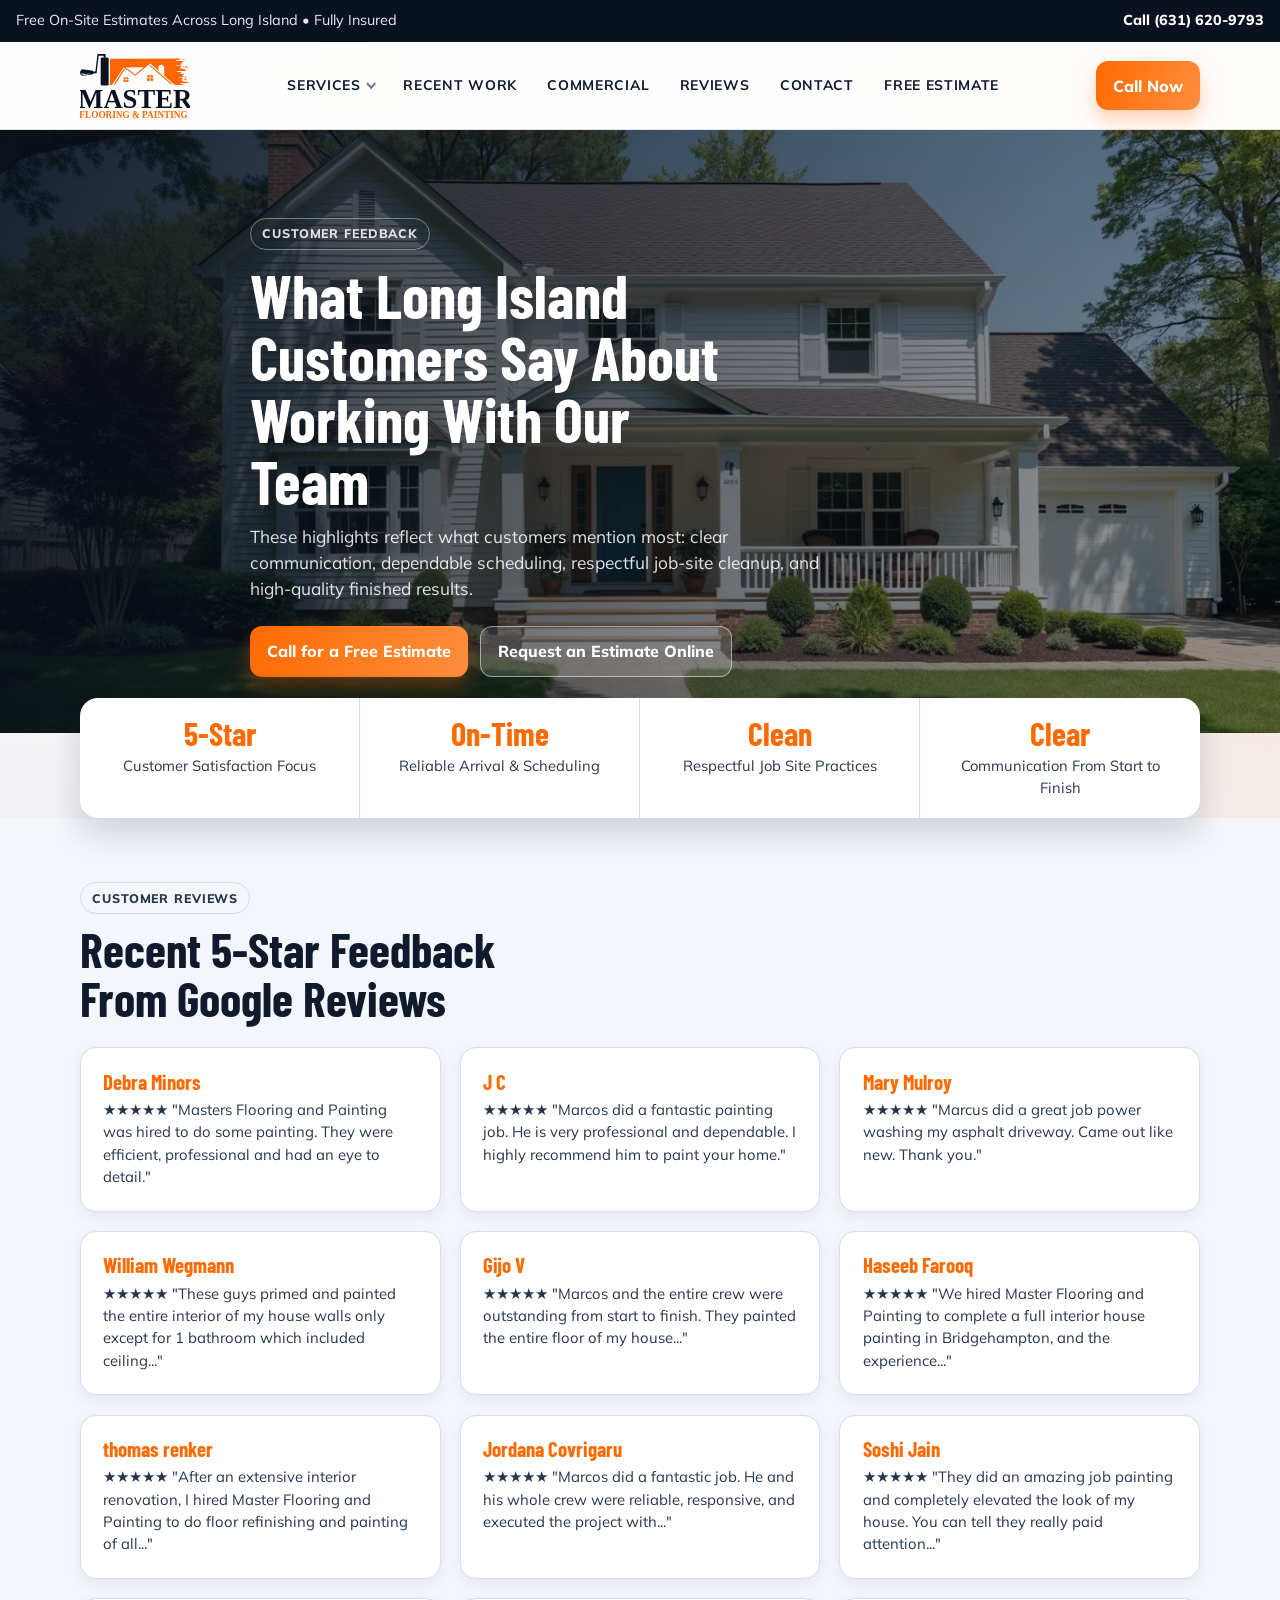
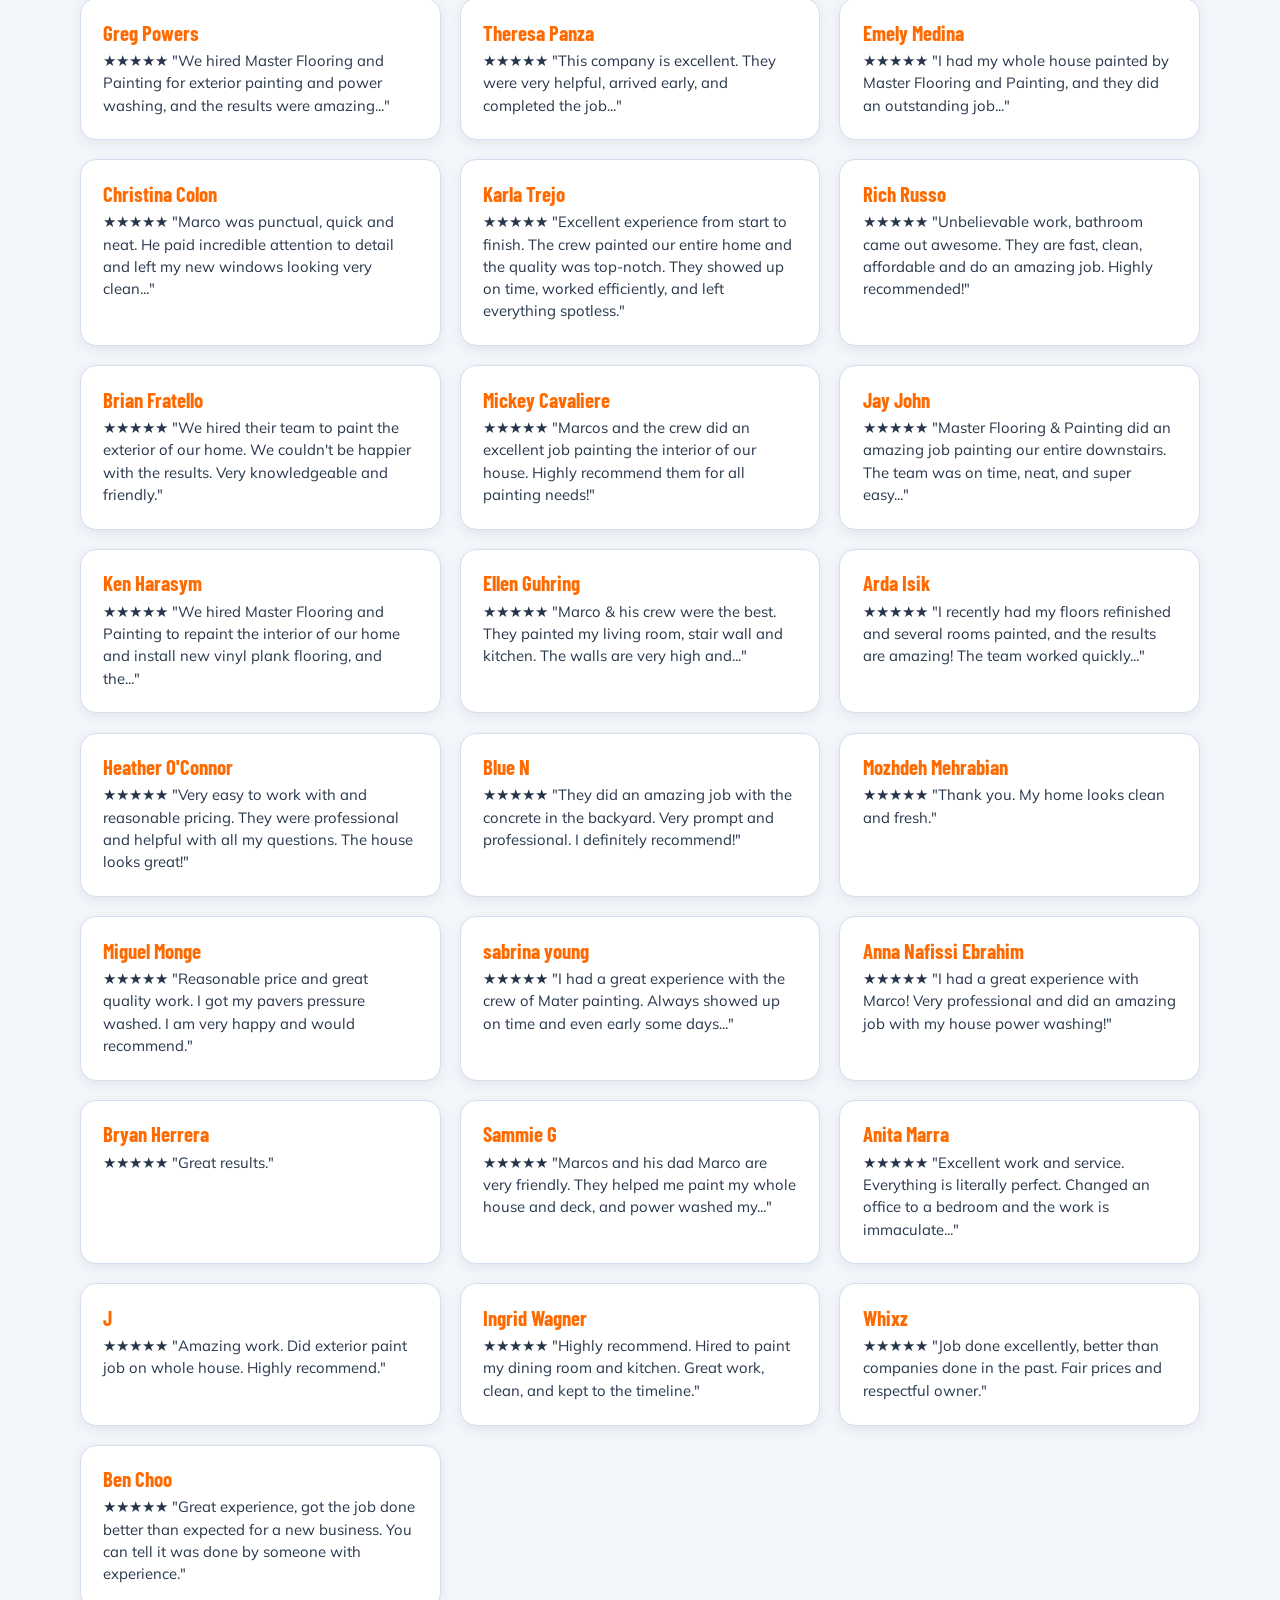
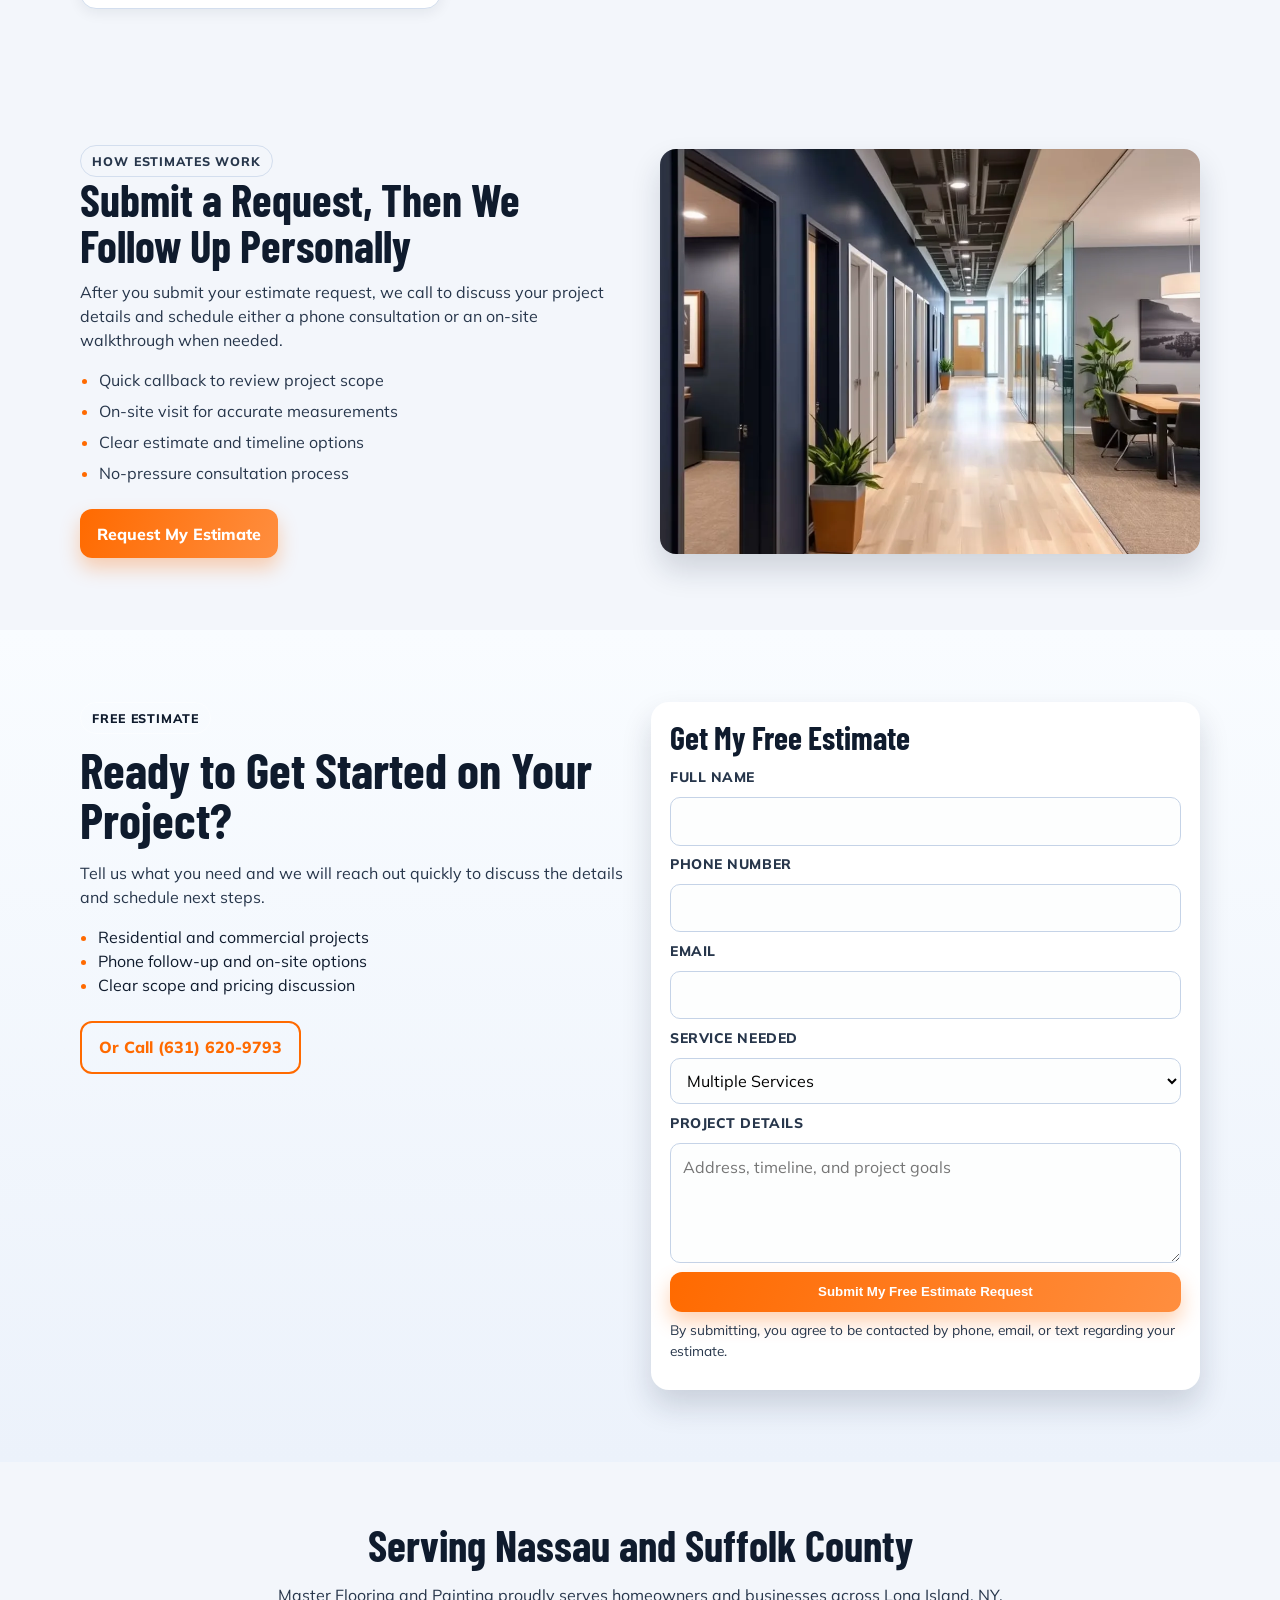
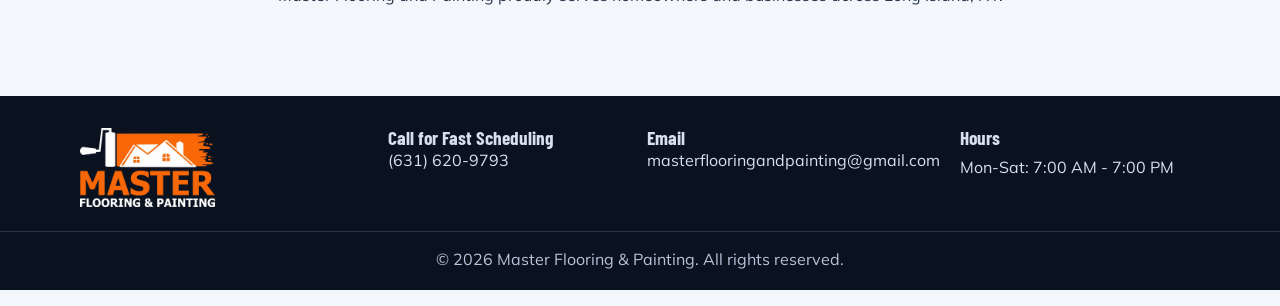
<file: reviews.html>
<!DOCTYPE html>
<html lang="en">
<head>
  <meta charset="UTF-8" />
  <meta name="viewport" content="width=device-width, initial-scale=1.0" />
  <title>Customer Reviews | Master Flooring &amp; Painting - Long Island</title>
  <meta name="description" content="Read customer feedback highlights for Master Flooring and Painting. Homeowners and business clients across Long Island mention communication, clean work, and dependable results." />
  <link rel="preconnect" href="https://fonts.googleapis.com" />
  <link rel="preconnect" href="https://fonts.gstatic.com" crossorigin />
  <link href="https://fonts.googleapis.com/css2?family=Barlow+Condensed:wght@500;700&family=Mulish:wght@400;600;700;800&display=swap" rel="stylesheet" />
  <link rel="stylesheet" href="styles.css" />
</head>
<body>
  <div class="top-strip">
    <p>Free On-Site Estimates Across Long Island &bull; Fully Insured</p>
    <a class="top-strip__call" href="tel:+16316209793">Call (631) 620-9793</a>
  </div>

  <header class="site-header">
    <div class="nav-wrap">
      <a class="brand" href="index.html">
        <picture>
          <source srcset="assets/images/masterpaintinglogo.webp" media="(max-width: 640px)" />
          <img src="assets/images/masterpaintinglogo.svg" alt="Master Flooring and Painting logo" />
        </picture>
      </a>
      <button class="nav-toggle" type="button" aria-label="Open menu" aria-expanded="false" aria-controls="site-nav">
        <span></span>
        <span></span>
        <span></span>
      </button>
      <nav id="site-nav" class="site-nav">
        <div class="nav-dropdown">
          <a href="index.html#services">Services</a>
          <div class="nav-dropdown__menu">
            <a href="residential-painting.html">Residential Painting</a>
            <a href="commercial-painting.html">Commercial Painting</a>
            <a href="power-washing.html">Power Washing</a>
            <a href="flooring.html">Flooring</a>
            <a href="deck-painting-staining.html">Deck Painting &amp; Staining</a>
          </div>
        </div>
        <a href="index.html#work">Recent Work</a>
        <a href="commercial-painting.html">Commercial</a>
        <a href="reviews.html">Reviews</a>
        <a href="contact.html">Contact</a>
        <a href="#estimate">Free Estimate</a>
      </nav>
      <a class="btn btn--primary" href="tel:+16316209793">Call Now</a>
    </div>
  </header>

  <main>
    <section class="service-hero" style="background-image: url('assets/images/exterior_painting.webp');">
      <div class="service-hero__overlay"></div>
      <div class="service-hero__content container">
        <span class="kicker">Customer Feedback</span>
        <h1>What Long Island Customers Say About Working With Our Team</h1>
        <p>These highlights reflect what customers mention most: clear communication, dependable scheduling, respectful job-site cleanup, and high-quality finished results.</p>
        <div class="hero__cta">
          <a class="btn btn--primary" href="tel:+16316209793">Call for a Free Estimate</a>
          <a class="btn btn--ghost" href="#estimate">Request an Estimate Online</a>
        </div>
      </div>
    </section>

    <section class="proof container" aria-label="Review highlights">
      <article>
        <h3>5-Star</h3>
        <p>Customer Satisfaction Focus</p>
      </article>
      <article>
        <h3>On-Time</h3>
        <p>Reliable Arrival & Scheduling</p>
      </article>
      <article>
        <h3>Clean</h3>
        <p>Respectful Job Site Practices</p>
      </article>
      <article>
        <h3>Clear</h3>
        <p>Communication From Start to Finish</p>
      </article>
    </section>

    <section class="why-us" id="reviews-list">
      <div class="container">
        <div class="section-heading">
          <span class="kicker">Customer Reviews</span>
          <h2>Recent 5-Star Feedback From Google Reviews</h2>
        </div>

        <div class="why-us-grid">
          <article class="why-us-card">
            <h3>Debra Minors</h3>
            <p>&#9733;&#9733;&#9733;&#9733;&#9733; "Masters Flooring and Painting was hired to do some painting. They were efficient, professional and had an eye to detail."</p>
          </article>

          <article class="why-us-card">
            <h3>J C</h3>
            <p>&#9733;&#9733;&#9733;&#9733;&#9733; "Marcos did a fantastic painting job. He is very professional and dependable. I highly recommend him to paint your home."</p>
          </article>

          <article class="why-us-card">
            <h3>Mary Mulroy</h3>
            <p>&#9733;&#9733;&#9733;&#9733;&#9733; "Marcus did a great job power washing my asphalt driveway. Came out like new. Thank you."</p>
          </article>

          <article class="why-us-card">
            <h3>William Wegmann</h3>
            <p>&#9733;&#9733;&#9733;&#9733;&#9733; "These guys primed and painted the entire interior of my house walls only except for 1 bathroom which included ceiling..."</p>
          </article>

          <article class="why-us-card">
            <h3>Gijo V</h3>
            <p>&#9733;&#9733;&#9733;&#9733;&#9733; "Marcos and the entire crew were outstanding from start to finish. They painted the entire floor of my house..."</p>
          </article>

          <article class="why-us-card">
            <h3>Haseeb Farooq</h3>
            <p>&#9733;&#9733;&#9733;&#9733;&#9733; "We hired Master Flooring and Painting to complete a full interior house painting in Bridgehampton, and the experience..."</p>
          </article>

          <article class="why-us-card">
            <h3>thomas renker</h3>
            <p>&#9733;&#9733;&#9733;&#9733;&#9733; "After an extensive interior renovation, I hired Master Flooring and Painting to do floor refinishing and painting of all..."</p>
          </article>

          <article class="why-us-card">
            <h3>Jordana Covrigaru</h3>
            <p>&#9733;&#9733;&#9733;&#9733;&#9733; "Marcos did a fantastic job. He and his whole crew were reliable, responsive, and executed the project with..."</p>
          </article>

          <article class="why-us-card">
            <h3>Soshi Jain</h3>
            <p>&#9733;&#9733;&#9733;&#9733;&#9733; "They did an amazing job painting and completely elevated the look of my house. You can tell they really paid attention..."</p>
          </article>

          <article class="why-us-card">
            <h3>Greg Powers</h3>
            <p>&#9733;&#9733;&#9733;&#9733;&#9733; "We hired Master Flooring and Painting for exterior painting and power washing, and the results were amazing..."</p>
          </article>

          <article class="why-us-card">
            <h3>Theresa Panza</h3>
            <p>&#9733;&#9733;&#9733;&#9733;&#9733; "This company is excellent. They were very helpful, arrived early, and completed the job..."</p>
          </article>

          <article class="why-us-card">
            <h3>Emely Medina</h3>
            <p>&#9733;&#9733;&#9733;&#9733;&#9733; "I had my whole house painted by Master Flooring and Painting, and they did an outstanding job..."</p>
          </article>

          <article class="why-us-card">
            <h3>Christina Colon</h3>
            <p>&#9733;&#9733;&#9733;&#9733;&#9733; "Marco was punctual, quick and neat. He paid incredible attention to detail and left my new windows looking very clean..."</p>
          </article>

          <article class="why-us-card">
            <h3>Karla Trejo</h3>
            <p>&#9733;&#9733;&#9733;&#9733;&#9733; "Excellent experience from start to finish. The crew painted our entire home and the quality was top-notch. They showed up on time, worked efficiently, and left everything spotless."</p>
          </article>

          <article class="why-us-card">
            <h3>Rich Russo</h3>
            <p>&#9733;&#9733;&#9733;&#9733;&#9733; "Unbelievable work, bathroom came out awesome. They are fast, clean, affordable and do an amazing job. Highly recommended!"</p>
          </article>

          <article class="why-us-card">
            <h3>Brian Fratello</h3>
            <p>&#9733;&#9733;&#9733;&#9733;&#9733; "We hired their team to paint the exterior of our home. We couldn't be happier with the results. Very knowledgeable and friendly."</p>
          </article>

          <article class="why-us-card">
            <h3>Mickey Cavaliere</h3>
            <p>&#9733;&#9733;&#9733;&#9733;&#9733; "Marcos and the crew did an excellent job painting the interior of our house. Highly recommend them for all painting needs!"</p>
          </article>

          <article class="why-us-card">
            <h3>Jay John</h3>
            <p>&#9733;&#9733;&#9733;&#9733;&#9733; "Master Flooring &amp; Painting did an amazing job painting our entire downstairs. The team was on time, neat, and super easy..."</p>
          </article>

          <article class="why-us-card">
            <h3>Ken Harasym</h3>
            <p>&#9733;&#9733;&#9733;&#9733;&#9733; "We hired Master Flooring and Painting to repaint the interior of our home and install new vinyl plank flooring, and the..."</p>
          </article>

          <article class="why-us-card">
            <h3>Ellen Guhring</h3>
            <p>&#9733;&#9733;&#9733;&#9733;&#9733; "Marco &amp; his crew were the best. They painted my living room, stair wall and kitchen. The walls are very high and..."</p>
          </article>

          <article class="why-us-card">
            <h3>Arda Isik</h3>
            <p>&#9733;&#9733;&#9733;&#9733;&#9733; "I recently had my floors refinished and several rooms painted, and the results are amazing! The team worked quickly..."</p>
          </article>

          <article class="why-us-card">
            <h3>Heather O'Connor</h3>
            <p>&#9733;&#9733;&#9733;&#9733;&#9733; "Very easy to work with and reasonable pricing. They were professional and helpful with all my questions. The house looks great!"</p>
          </article>

          <article class="why-us-card">
            <h3>Blue N</h3>
            <p>&#9733;&#9733;&#9733;&#9733;&#9733; "They did an amazing job with the concrete in the backyard. Very prompt and professional. I definitely recommend!"</p>
          </article>

          <article class="why-us-card">
            <h3>Mozhdeh Mehrabian</h3>
            <p>&#9733;&#9733;&#9733;&#9733;&#9733; "Thank you. My home looks clean and fresh."</p>
          </article>

          <article class="why-us-card">
            <h3>Miguel Monge</h3>
            <p>&#9733;&#9733;&#9733;&#9733;&#9733; "Reasonable price and great quality work. I got my pavers pressure washed. I am very happy and would recommend."</p>
          </article>

          <article class="why-us-card">
            <h3>sabrina young</h3>
            <p>&#9733;&#9733;&#9733;&#9733;&#9733; "I had a great experience with the crew of Mater painting. Always showed up on time and even early some days..."</p>
          </article>

          <article class="why-us-card">
            <h3>Anna Nafissi Ebrahim</h3>
            <p>&#9733;&#9733;&#9733;&#9733;&#9733; "I had a great experience with Marco! Very professional and did an amazing job with my house power washing!"</p>
          </article>

          <article class="why-us-card">
            <h3>Bryan Herrera</h3>
            <p>&#9733;&#9733;&#9733;&#9733;&#9733; "Great results."</p>
          </article>

          <article class="why-us-card">
            <h3>Sammie G</h3>
            <p>&#9733;&#9733;&#9733;&#9733;&#9733; "Marcos and his dad Marco are very friendly. They helped me paint my whole house and deck, and power washed my..."</p>
          </article>

          <article class="why-us-card">
            <h3>Anita Marra</h3>
            <p>&#9733;&#9733;&#9733;&#9733;&#9733; "Excellent work and service. Everything is literally perfect. Changed an office to a bedroom and the work is immaculate..."</p>
          </article>

          <article class="why-us-card">
            <h3>J</h3>
            <p>&#9733;&#9733;&#9733;&#9733;&#9733; "Amazing work. Did exterior paint job on whole house. Highly recommend."</p>
          </article>

          <article class="why-us-card">
            <h3>Ingrid Wagner</h3>
            <p>&#9733;&#9733;&#9733;&#9733;&#9733; "Highly recommend. Hired to paint my dining room and kitchen. Great work, clean, and kept to the timeline."</p>
          </article>

          <article class="why-us-card">
            <h3>Whixz</h3>
            <p>&#9733;&#9733;&#9733;&#9733;&#9733; "Job done excellently, better than companies done in the past. Fair prices and respectful owner."</p>
          </article>

          <article class="why-us-card">
            <h3>Ben Choo</h3>
            <p>&#9733;&#9733;&#9733;&#9733;&#9733; "Great experience, got the job done better than expected for a new business. You can tell it was done by someone with experience."</p>
          </article>
        </div>
      </div>
    </section>

    <section class="service-detail container">
      <div class="service-detail__grid">
        <div class="service-detail__copy">
          <span class="kicker" style="border-color: var(--line); color: var(--ink-soft);">How Estimates Work</span>
          <h2>Submit a Request, Then We Follow Up Personally</h2>
          <p>After you submit your estimate request, we call to discuss your project details and schedule either a phone consultation or an on-site walkthrough when needed.</p>
          <ul>
            <li>Quick callback to review project scope</li>
            <li>On-site visit for accurate measurements</li>
            <li>Clear estimate and timeline options</li>
            <li>No-pressure consultation process</li>
          </ul>
          <a class="btn btn--primary" href="#estimate">Request My Estimate</a>
        </div>
        <img class="service-detail__img" src="assets/images/interior_painting_corporate.webp" alt="Contractor walkthrough and project planning" loading="lazy" />
      </div>
    </section>

    <section class="estimate" id="estimate">
      <div class="container estimate__grid">
        <div class="estimate__pitch">
          <span class="kicker">Free Estimate</span>
          <h2>Ready to Get Started on Your Project?</h2>
          <p>Tell us what you need and we will reach out quickly to discuss the details and schedule next steps.</p>
          <ul>
            <li>Residential and commercial projects</li>
            <li>Phone follow-up and on-site options</li>
            <li>Clear scope and pricing discussion</li>
          </ul>
          <a class="btn btn--ghost-dark" href="tel:+16316209793">Or Call (631) 620-9793</a>
        </div>

        <form class="lead-form" action="mailto:masterflooringandpainting@gmail.com" method="post" novalidate>
          <h3>Get My Free Estimate</h3>
          <label for="name">Full Name</label>
          <input id="name" name="name" type="text" autocomplete="name" required />

          <label for="phone">Phone Number</label>
          <input id="phone" name="phone" type="tel" autocomplete="tel" required />

          <label for="email">Email</label>
          <input id="email" name="email" type="email" autocomplete="email" required />

          <label for="service">Service Needed</label>
          <select id="service" name="service" required>
            <option value="">Select a service</option>
            <option>Residential Painting</option>
            <option>Commercial Painting</option>
            <option>Flooring</option>
            <option>Power Washing</option>
            <option>Deck Painting &amp; Staining</option>
            <option selected>Multiple Services</option>
          </select>

          <label for="message">Project Details</label>
          <textarea id="message" name="message" rows="4" placeholder="Address, timeline, and project goals"></textarea>

          <button type="submit" class="btn btn--primary btn--full">Submit My Free Estimate Request</button>
          <p class="form-note">By submitting, you agree to be contacted by phone, email, or text regarding your estimate.</p>
          <p class="form-status" aria-live="polite"></p>
        </form>
      </div>
    </section>

    <section class="service-area container">
      <h2>Serving Nassau and Suffolk County</h2>
      <p>Master Flooring and Painting proudly serves homeowners and businesses across Long Island, NY.</p>
    </section>
  </main>

  <footer class="site-footer">
    <div class="container footer-grid">
      <img src="assets/images/masterflooringandpaintinglogoSVGrectangleorangewhite.webp" alt="Master Flooring and Painting logo" />
      <div>
        <h4>Call for Fast Scheduling</h4>
        <a href="tel:+16316209793">(631) 620-9793</a>
      </div>
      <div>
        <h4>Email</h4>
        <a href="mailto:masterflooringandpainting@gmail.com">masterflooringandpainting@gmail.com</a>
      </div>
      <div>
        <h4>Hours</h4>
        <p>Mon-Sat: 7:00 AM - 7:00 PM</p>
      </div>
    </div>
    <p class="copyright">&copy; <span id="year"></span> Master Flooring &amp; Painting. All rights reserved.</p>
  </footer>

  <script src="script.js"></script>
</body>
</html>
</file>
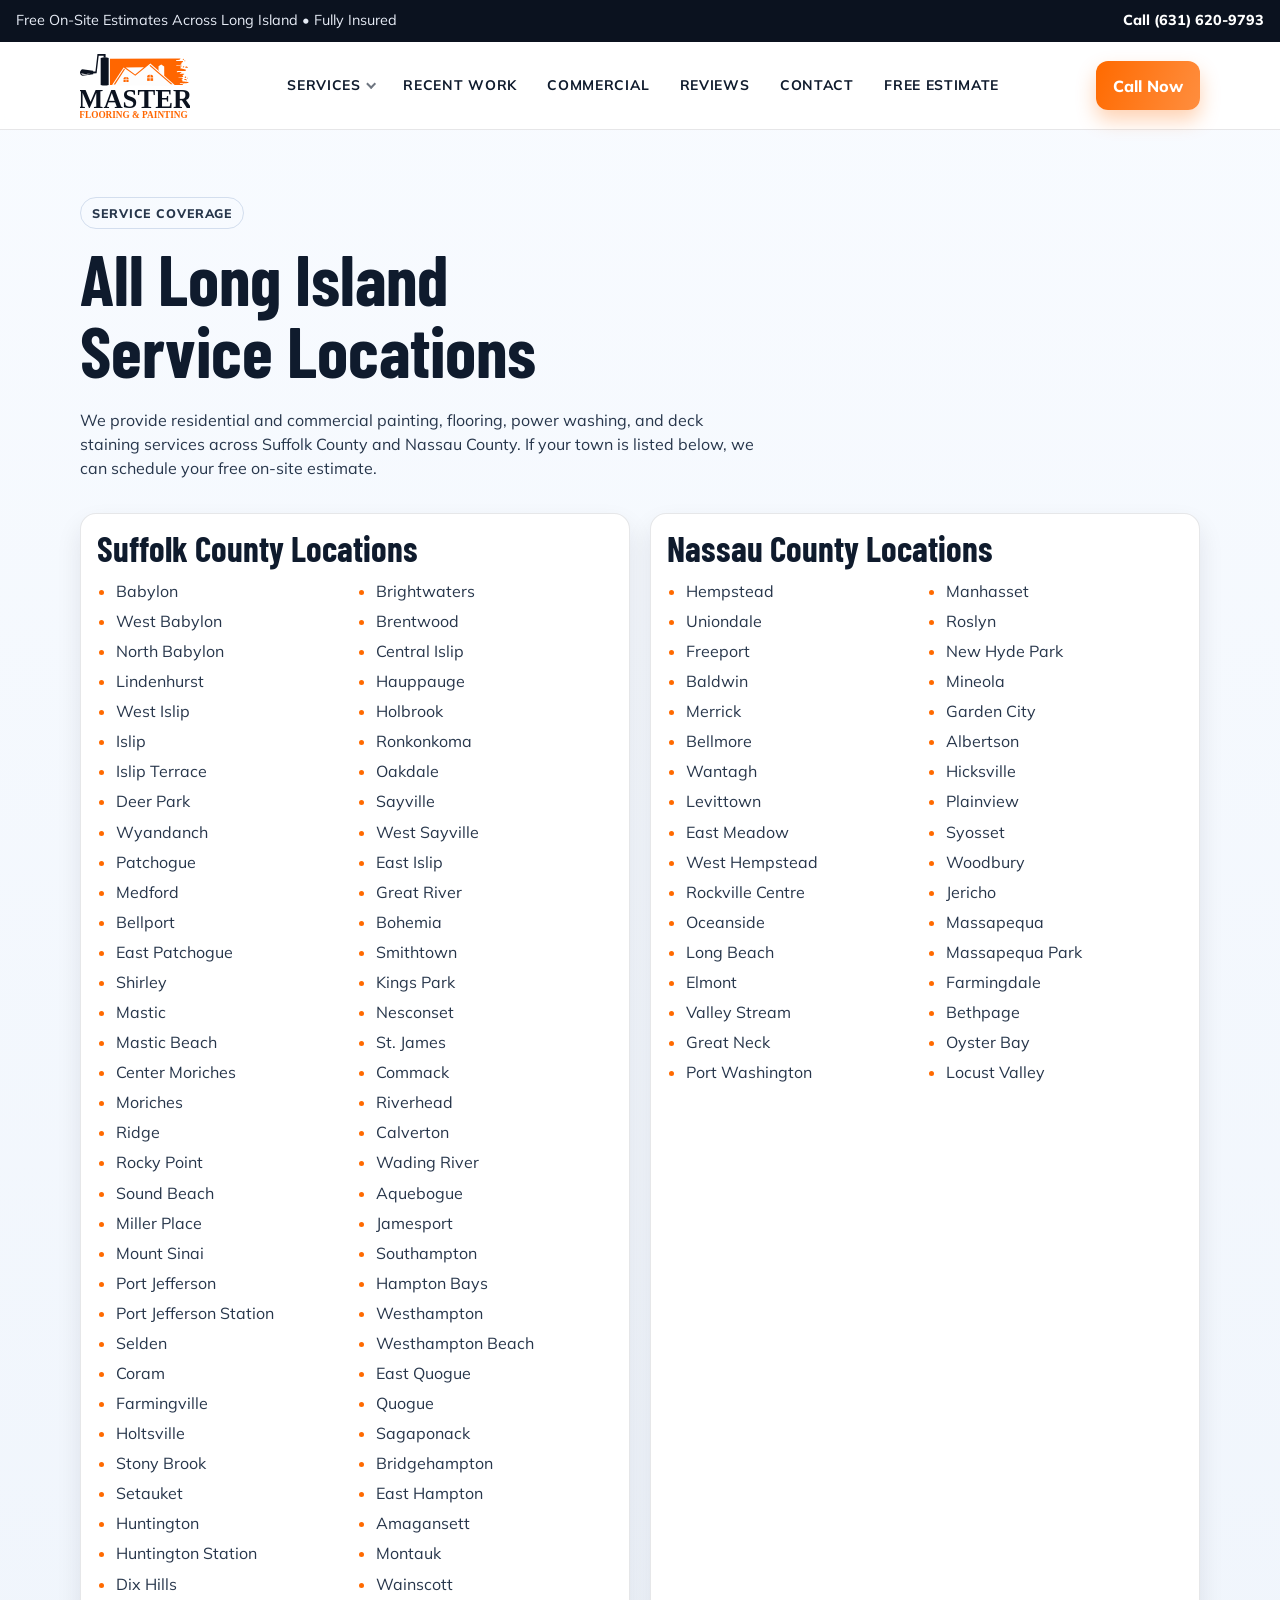
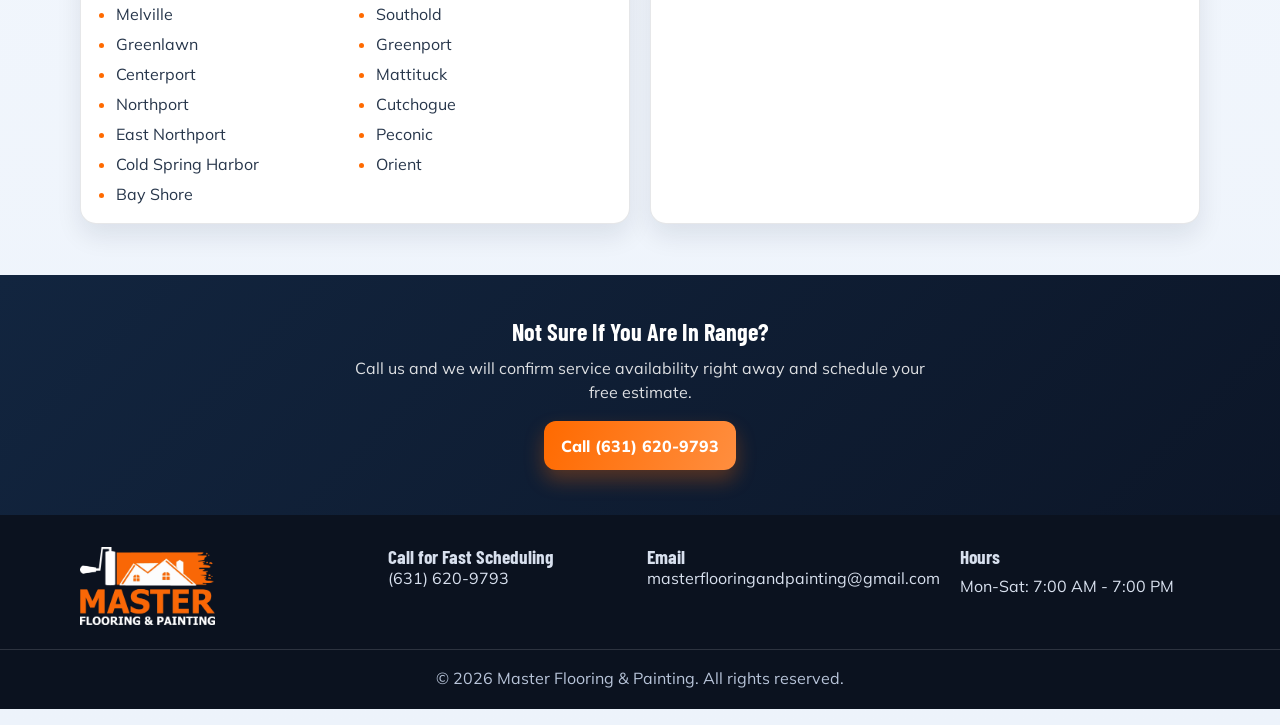
<file: service-areas.html>
<!DOCTYPE html>
<html lang="en">
<head>
  <meta charset="UTF-8" />
  <meta name="viewport" content="width=device-width, initial-scale=1.0" />
  <title>Service Areas | Master Flooring &amp; Painting &ndash; Nassau and Suffolk County</title>
  <meta name="description" content="View all Long Island service locations for Master Flooring and Painting across Suffolk County and Nassau County." />
  <link rel="preconnect" href="https://fonts.googleapis.com" />
  <link rel="preconnect" href="https://fonts.gstatic.com" crossorigin />
  <link href="https://fonts.googleapis.com/css2?family=Barlow+Condensed:wght@500;700&family=Mulish:wght@400;600;700;800&display=swap" rel="stylesheet" />
  <link rel="stylesheet" href="styles.css" />
</head>
<body class="locations-page">

  <div class="top-strip">
    <p>Free On-Site Estimates Across Long Island &bull; Fully Insured</p>
    <a class="top-strip__call" href="tel:+16316209793">Call (631) 620-9793</a>
  </div>

  <header class="site-header">
    <div class="nav-wrap">
      <a class="brand" href="index.html">
        <picture>
          <source srcset="assets/images/masterpaintinglogo.webp" media="(max-width: 640px)" />
          <img src="assets/images/masterpaintinglogo.svg" alt="Master Flooring and Painting logo" />
        </picture>
      </a>
      <button class="nav-toggle" type="button" aria-label="Open menu" aria-expanded="false" aria-controls="site-nav">
        <span></span>
        <span></span>
        <span></span>
      </button>
      <nav id="site-nav" class="site-nav">
        <div class="nav-dropdown">
          <a href="index.html#services">Services</a>
          <div class="nav-dropdown__menu">
            <a href="residential-painting.html">Residential Painting</a>
            <a href="commercial-painting.html">Commercial Painting</a>
            <a href="power-washing.html">Power Washing</a>
            <a href="flooring.html">Flooring</a>
            <a href="deck-painting-staining.html">Deck Painting &amp; Staining</a>
          </div>
        </div>
        <a href="index.html#work">Recent Work</a>
        <a href="commercial-painting.html">Commercial</a>
        <a href="reviews.html">Reviews</a>
        <a href="contact.html">Contact</a>
        <a href="index.html#estimate">Free Estimate</a>
      </nav>
      <a class="btn btn--primary" href="tel:+16316209793">Call Now</a>
    </div>
  </header>

  <main>
    <section class="locations-intro container">
      <div class="section-heading">
        <span class="kicker" style="border-color: var(--line); color: var(--ink-soft);">Service Coverage</span>
        <h1>All Long Island Service Locations</h1>
      </div>
      <p>We provide residential and commercial painting, flooring, power washing, and deck staining services across Suffolk County and Nassau County. If your town is listed below, we can schedule your free on-site estimate.</p>
    </section>

    <section class="container locations-grid" aria-label="Long Island service area towns">
      <article class="county-card">
        <h2>Suffolk County Locations</h2>
        <ul class="locations-list">
          <li>Babylon</li>
          <li>West Babylon</li>
          <li>North Babylon</li>
          <li>Lindenhurst</li>
          <li>West Islip</li>
          <li>Islip</li>
          <li>Islip Terrace</li>
          <li>Deer Park</li>
          <li>Wyandanch</li>
          <li>Patchogue</li>
          <li>Medford</li>
          <li>Bellport</li>
          <li>East Patchogue</li>
          <li>Shirley</li>
          <li>Mastic</li>
          <li>Mastic Beach</li>
          <li>Center Moriches</li>
          <li>Moriches</li>
          <li>Ridge</li>
          <li>Rocky Point</li>
          <li>Sound Beach</li>
          <li>Miller Place</li>
          <li>Mount Sinai</li>
          <li>Port Jefferson</li>
          <li>Port Jefferson Station</li>
          <li>Selden</li>
          <li>Coram</li>
          <li>Farmingville</li>
          <li>Holtsville</li>
          <li>Stony Brook</li>
          <li>Setauket</li>
          <li>Huntington</li>
          <li>Huntington Station</li>
          <li>Dix Hills</li>
          <li>Melville</li>
          <li>Greenlawn</li>
          <li>Centerport</li>
          <li>Northport</li>
          <li>East Northport</li>
          <li>Cold Spring Harbor</li>
          <li>Bay Shore</li>
          <li>Brightwaters</li>
          <li>Brentwood</li>
          <li>Central Islip</li>
          <li>Hauppauge</li>
          <li>Holbrook</li>
          <li>Ronkonkoma</li>
          <li>Oakdale</li>
          <li>Sayville</li>
          <li>West Sayville</li>
          <li>East Islip</li>
          <li>Great River</li>
          <li>Bohemia</li>
          <li>Smithtown</li>
          <li>Kings Park</li>
          <li>Nesconset</li>
          <li>St. James</li>
          <li>Commack</li>
          <li>Riverhead</li>
          <li>Calverton</li>
          <li>Wading River</li>
          <li>Aquebogue</li>
          <li>Jamesport</li>
          <li>Southampton</li>
          <li>Hampton Bays</li>
          <li>Westhampton</li>
          <li>Westhampton Beach</li>
          <li>East Quogue</li>
          <li>Quogue</li>
          <li>Sagaponack</li>
          <li>Bridgehampton</li>
          <li>East Hampton</li>
          <li>Amagansett</li>
          <li>Montauk</li>
          <li>Wainscott</li>
          <li>Southold</li>
          <li>Greenport</li>
          <li>Mattituck</li>
          <li>Cutchogue</li>
          <li>Peconic</li>
          <li>Orient</li>
        </ul>
      </article>

      <article class="county-card">
        <h2>Nassau County Locations</h2>
        <ul class="locations-list">
          <li>Hempstead</li>
          <li>Uniondale</li>
          <li>Freeport</li>
          <li>Baldwin</li>
          <li>Merrick</li>
          <li>Bellmore</li>
          <li>Wantagh</li>
          <li>Levittown</li>
          <li>East Meadow</li>
          <li>West Hempstead</li>
          <li>Rockville Centre</li>
          <li>Oceanside</li>
          <li>Long Beach</li>
          <li>Elmont</li>
          <li>Valley Stream</li>
          <li>Great Neck</li>
          <li>Port Washington</li>
          <li>Manhasset</li>
          <li>Roslyn</li>
          <li>New Hyde Park</li>
          <li>Mineola</li>
          <li>Garden City</li>
          <li>Albertson</li>
          <li>Hicksville</li>
          <li>Plainview</li>
          <li>Syosset</li>
          <li>Woodbury</li>
          <li>Jericho</li>
          <li>Massapequa</li>
          <li>Massapequa Park</li>
          <li>Farmingdale</li>
          <li>Bethpage</li>
          <li>Oyster Bay</li>
          <li>Locust Valley</li>
        </ul>
      </article>
    </section>

    <section class="locations-cta">
      <div class="container">
        <h2>Not Sure If You Are In Range?</h2>
        <p>Call us and we will confirm service availability right away and schedule your free estimate.</p>
        <a class="btn btn--primary" href="tel:+16316209793">Call (631) 620-9793</a>
      </div>
    </section>
  </main>

  <footer class="site-footer">
    <div class="container footer-grid">
      <img src="assets/images/masterflooringandpaintinglogoSVGrectangleorangewhite.webp" alt="Master Flooring and Painting logo" />
      <div>
        <h4>Call for Fast Scheduling</h4>
        <a href="tel:+16316209793">(631) 620-9793</a>
      </div>
      <div>
        <h4>Email</h4>
        <a href="mailto:masterflooringandpainting@gmail.com">masterflooringandpainting@gmail.com</a>
      </div>
      <div>
        <h4>Hours</h4>
        <p>Mon-Sat: 7:00 AM - 7:00 PM</p>
      </div>
    </div>
    <p class="copyright">&copy; <span id="year"></span> Master Flooring &amp; Painting. All rights reserved.</p>
  </footer>

  <script src="script.js"></script>
</body>
</html>
</file>
<file: styles.css>
:root {
  --ink: #0f1b2d;
  --ink-soft: #27364b;
  --surface: #f3f6fb;
  --white: #ffffff;
  --accent: #ff6a00;
  --accent-dark: #cf5300;
  --line: #d3deee;
  --shadow: 0 16px 30px rgba(19, 30, 53, 0.16);
}

* {
  box-sizing: border-box;
}

html,
body {
  margin: 0;
  padding: 0;
}

body {
  font-family: "Mulish", "Segoe UI", sans-serif;
  color: var(--ink);
  background:
    radial-gradient(circle at 100% 0%, rgba(255, 106, 0, 0.13), transparent 35%),
    radial-gradient(circle at 0% 35%, rgba(15, 27, 45, 0.1), transparent 30%),
    var(--surface);
  line-height: 1.5;
}

img {
  max-width: 100%;
  display: block;
}

ul li::marker {
  color: var(--accent);
}

.container {
  width: min(1120px, calc(100% - 2rem));
  margin-inline: auto;
}

.top-strip {
  display: flex;
  justify-content: space-between;
  align-items: center;
  gap: 1rem;
  padding: 0.65rem 1rem;
  background: #0b121f;
  color: #e7ecf6;
  font-size: 0.9rem;
}

.top-strip p {
  margin: 0;
}

.top-strip__call {
  color: #fff;
  text-decoration: none;
  font-weight: 800;
}

.site-header {
  position: sticky;
  top: 0;
  z-index: 20;
  backdrop-filter: blur(9px);
  background: rgba(255, 255, 255, 0.9);
  border-bottom: 1px solid rgba(11, 18, 31, 0.1);
}

.nav-wrap {
  width: min(1120px, calc(100% - 2rem));
  margin-inline: auto;
  padding: 0.7rem 0;
  display: grid;
  align-items: center;
  grid-template-columns: auto 1fr auto;
  gap: 1rem;
}

.brand img {
  width: clamp(70px, 10vw, 110px);
  height: auto;
  object-fit: contain;
}

nav {
  justify-self: center;
  display: flex;
  gap: 0.2rem;
  flex-wrap: wrap;
  align-items: center;
}

nav > a {
  color: var(--ink);
  text-decoration: none;
  font-weight: 700;
  font-size: 0.87rem;
  letter-spacing: 0.05em;
  text-transform: uppercase;
  padding: 0.5rem 0.85rem;
  border-radius: 8px;
  transition: background 0.18s, color 0.18s;
}

nav > a:hover {
  background: var(--surface);
  color: var(--accent);
}

.nav-toggle {
  display: none;
  width: 42px;
  height: 42px;
  border: 1px solid var(--line);
  background: var(--white);
  border-radius: 10px;
  align-items: center;
  justify-content: center;
  gap: 0.25rem;
  flex-direction: column;
  cursor: pointer;
}

.nav-toggle span {
  display: block;
  width: 18px;
  height: 2px;
  background: var(--ink);
  border-radius: 2px;
  transition: transform 0.2s ease, opacity 0.2s ease;
}

.nav-toggle[aria-expanded="true"] span:nth-child(1) {
  transform: translateY(6px) rotate(45deg);
}

.nav-toggle[aria-expanded="true"] span:nth-child(2) {
  opacity: 0;
}

.nav-toggle[aria-expanded="true"] span:nth-child(3) {
  transform: translateY(-6px) rotate(-45deg);
}

.kicker {
  display: inline-block;
  padding: 0.35rem 0.7rem;
  border: 1px solid rgba(255, 255, 255, 0.4);
  border-radius: 999px;
  font-size: 0.78rem;
  letter-spacing: 0.07em;
  text-transform: uppercase;
  font-weight: 800;
}

.btn {
  border: none;
  border-radius: 12px;
  padding: 0.78rem 1.05rem;
  font-weight: 800;
  text-decoration: none;
  display: inline-flex;
  align-items: center;
  justify-content: center;
  transition: 0.2s ease;
  cursor: pointer;
}

.btn:hover {
  transform: translateY(-2px);
}

.btn--primary {
  background: linear-gradient(110deg, var(--accent), #ff8e3f);
  color: white;
  box-shadow: 0 10px 20px rgba(255, 106, 0, 0.3);
}

.btn--ghost {
  background: rgba(255, 255, 255, 0.14);
  color: white;
  border: 1px solid rgba(255, 255, 255, 0.5);
}

.btn--ghost-dark {
  background: transparent;
  color: var(--accent);
  border: 2px solid var(--accent);
}

.btn--full {
  width: 100%;
}

.hero {
  min-height: 76vh;
  display: grid;
  align-items: end;
  position: relative;
  background-image: linear-gradient(100deg, rgba(8, 15, 26, 0.88), rgba(8, 15, 26, 0.35)), url("assets/images/exterior_painting_house_residential.webp");
  background-size: cover;
  background-position: center;
}

.hero__overlay {
  position: absolute;
  inset: 0;
  background: repeating-linear-gradient(75deg, rgba(255, 255, 255, 0.03) 0 8px, transparent 8px 17px);
  pointer-events: none;
}

.hero__content {
  position: relative;
  color: #fff;
  padding-block: 7rem 4rem;
  max-width: 760px;
  animation: rise 0.8s ease;
}

h1,
h2,
h3,
h4 {
  font-family: "Barlow Condensed", "Impact", sans-serif;
  line-height: 1.02;
  margin: 0;
}

h1 {
  margin-top: 0.9rem;
  font-size: clamp(2.2rem, 6vw, 4.4rem);
  max-width: 17ch;
}

.hero p {
  font-size: 1.08rem;
  color: rgba(255, 255, 255, 0.91);
  max-width: 62ch;
}

.hero__cta {
  display: flex;
  gap: 0.8rem;
  flex-wrap: wrap;
  margin-top: 1.45rem;
}

.hero__points {
  list-style: none;
  margin: 1.2rem 0 0;
  padding: 0;
  display: flex;
  gap: 1rem;
  flex-wrap: wrap;
}

.hero__points li {
  padding: 0.35rem 0.7rem;
  background: rgba(255, 255, 255, 0.14);
  border-radius: 999px;
  border: 1px solid rgba(255, 255, 255, 0.25);
  font-size: 0.88rem;
}

.proof {
  margin-top: -2.2rem;
  position: relative;
  z-index: 2;
  background: var(--white);
  border-radius: 18px;
  box-shadow: var(--shadow);
  display: grid;
  grid-template-columns: repeat(4, minmax(0, 1fr));
  overflow: hidden;
}

.proof article {
  padding: 1.2rem;
  border-right: 1px solid var(--line);
  text-align: center;
}

.proof article:last-child {
  border-right: none;
}

.proof h3 {
  color: var(--accent);
  font-size: 2rem;
}

.proof p {
  margin: 0.35rem 0 0;
  color: var(--ink-soft);
  font-size: 0.92rem;
}

.services,
.commercial,
.service-area {
  padding-block: 4.6rem;
}

.section-heading {
  margin-bottom: 1.3rem;
}

.section-heading .kicker {
  color: var(--ink-soft);
  border-color: var(--line);
}

.section-heading h2 {
  margin-top: 0.7rem;
  font-size: clamp(1.9rem, 4vw, 3rem);
  max-width: 20ch;
}

.service-grid {
  display: grid;
  gap: 1.2rem;
  grid-template-columns: repeat(2, minmax(0, 1fr));
}

.service-card {
  background: var(--white);
  border-radius: 16px;
  overflow: hidden;
  box-shadow: var(--shadow);
  border: 1px solid rgba(12, 22, 38, 0.08);
  transition: transform 0.24s ease;
}

.service-card:hover {
  transform: translateY(-4px);
}

.service-card img {
  aspect-ratio: 16 / 10;
  object-fit: cover;
}

.service-card div {
  padding: 1rem 1rem 1.3rem;
}

.service-card h3 {
  font-size: 1.65rem;
}

.service-card p {
  margin: 0.55rem 0 0;
  color: var(--ink-soft);
}

.recent-work {
  background: linear-gradient(135deg, #12253f, #0c1628);
  color: white;
  padding-block: 3.3rem;
}

.section-heading--light .kicker {
  color: white;
  border-color: rgba(255, 255, 255, 0.34);
}

.recent-work__heading h2 {
  max-width: 26ch;
}

.work-gallery {
  margin-top: 0.95rem;
  column-count: 4;
  column-gap: 0.75rem;
}

.work-item {
  display: inline-block;
  width: 100%;
  margin: 0 0 0.75rem;
  border-radius: 12px;
  overflow: hidden;
  border: 1px solid rgba(255, 255, 255, 0.2);
  background: rgba(255, 255, 255, 0.04);
  box-shadow: 0 10px 24px rgba(0, 0, 0, 0.24);
  break-inside: avoid;
  transition: transform 0.2s ease, box-shadow 0.2s ease;
}

.work-item--slot1 {
  grid-column: auto;
  grid-row: auto;
}

.work-item--slot2 {
  grid-column: auto;
  grid-row: auto;
}

.work-item--slot3 {
  grid-column: auto;
  grid-row: auto;
}

.work-item--slot4 {
  grid-column: auto;
  grid-row: auto;
}

.work-item--slot5 {
  grid-column: auto;
  grid-row: auto;
}

.work-item--slot6 {
  grid-column: auto;
  grid-row: auto;
}

.work-item--slot7 {
  grid-column: auto;
  grid-row: auto;
}

.work-item img {
  border-radius: 12px;
  width: 100%;
  height: auto;
  object-fit: initial;
  background: transparent;
  transition: transform 0.26s ease;
}

.work-item:hover {
  transform: translateY(-3px);
  box-shadow: 0 14px 30px rgba(0, 0, 0, 0.34);
}

.work-item:hover img {
  transform: scale(1.015);
}

.commercial {
  display: grid;
  grid-template-columns: 1.1fr 0.9fr;
  gap: 1.5rem;
  align-items: center;
}

.commercial img {
  border-radius: 16px;
  box-shadow: var(--shadow);
  min-height: 320px;
  object-fit: cover;
}

.commercial__content p {
  color: var(--ink-soft);
  margin: 0.85rem 0 1rem;
}

.estimate {
  background: linear-gradient(180deg, #f9fcff 0%, #ecf2fb 100%);
  padding-block: 4.5rem;
}

#estimate {
  scroll-margin-top: 7.5rem;
}

.estimate__grid {
  display: grid;
  grid-template-columns: 1fr 1fr;
  gap: 1.35rem;
}

.estimate__pitch h2 {
  margin-top: 0.6rem;
  font-size: clamp(2rem, 4.5vw, 3.1rem);
}

.estimate__pitch p {
  color: var(--ink-soft);
}

.estimate__pitch ul {
  margin: 1rem 0 1.5rem;
  padding-left: 1.1rem;
}

.lead-form {
  background: var(--white);
  border-radius: 18px;
  padding: 1.2rem;
  box-shadow: var(--shadow);
  display: grid;
  gap: 0.55rem;
}

.lead-form h3 {
  font-size: 2rem;
  margin-bottom: 0.3rem;
}

.lead-form label {
  font-size: 0.87rem;
  font-weight: 800;
  color: var(--ink-soft);
  text-transform: uppercase;
  letter-spacing: 0.04em;
}

.lead-form input,
.lead-form select,
.lead-form textarea {
  border: 1px solid #c5d3e7;
  border-radius: 10px;
  padding: 0.7rem 0.74rem;
  font: inherit;
  background: #fdfefe;
}

.lead-form input:focus,
.lead-form select:focus,
.lead-form textarea:focus {
  border-color: var(--accent);
  outline: none;
  box-shadow: 0 0 0 3px rgba(255, 106, 0, 0.16);
}

.form-note,
.form-status {
  margin: 0;
  font-size: 0.86rem;
  color: var(--ink-soft);
}

.form-status {
  font-weight: 700;
}

.service-area {
  text-align: center;
  padding-top: 3.8rem;
}

.service-area h2 {
  font-size: clamp(1.8rem, 4vw, 2.7rem);
}

.service-area p {
  color: var(--ink-soft);
}

.site-footer {
  background: #0b121f;
  color: #d8e0ee;
  padding-top: 2rem;
}

.footer-grid {
  display: grid;
  grid-template-columns: 1.2fr repeat(3, 1fr);
  gap: 1.2rem;
  align-items: start;
}

.footer-grid img {
  width: min(135px, 100%);
  filter: saturate(0.95);
}

.footer-grid h4 {
  font-size: 1.2rem;
}

.footer-grid a,
.footer-grid p {
  margin: 0.45rem 0 0;
  color: #d8e0ee;
  text-decoration: none;
}

.copyright {
  border-top: 1px solid rgba(255, 255, 255, 0.14);
  text-align: center;
  margin-top: 1.5rem;
  padding: 0.95rem 1rem 1.2rem;
  color: #b8c4d9;
}

@keyframes rise {
  from {
    transform: translateY(18px);
    opacity: 0;
  }
  to {
    transform: translateY(0);
    opacity: 1;
  }
}

@media (max-width: 960px) {
  .nav-wrap {
    grid-template-columns: 1fr auto;
    justify-items: stretch;
    align-items: center;
    gap: 0.65rem;
  }

  .nav-toggle {
    display: inline-flex;
    justify-self: end;
  }

  .site-nav {
    display: none;
    grid-column: 1 / -1;
    justify-self: stretch;
    width: 100%;
    grid-template-columns: 1fr;
    gap: 0.3rem;
    background: var(--white);
    border: 1px solid var(--line);
    border-radius: 14px;
    padding: 0.55rem;
    box-shadow: var(--shadow);
  }

  .site-nav.is-open {
    display: grid;
  }

  nav > a,
  .nav-dropdown > a {
    width: 100%;
    justify-content: flex-start;
    text-align: left;
    padding: 0.62rem 0.5rem;
    font-size: 0.78rem;
  }

  .nav-dropdown {
    width: 100%;
  }

  .nav-dropdown__menu {
    position: static;
    display: flex;
    left: 0;
    top: auto;
    transform: none;
    min-width: 100%;
    box-shadow: none;
    border: none;
    padding: 0.15rem 0;
    gap: 0;
  }

  .nav-wrap > .btn {
    grid-column: 1 / -1;
    justify-self: stretch;
    width: 100%;
  }

  .proof,
  .service-grid,
  .commercial,
  .estimate__grid,
  .footer-grid {
    grid-template-columns: 1fr;
  }

  .work-gallery {
    column-count: 2;
  }

  .work-item,
  .work-item--slot1,
  .work-item--slot2,
  .work-item--slot3,
  .work-item--slot4,
  .work-item--slot5,
  .work-item--slot6,
  .work-item--slot7 {
    grid-column: span 1;
    grid-row: auto;
  }

  .proof {
    margin-top: 1.3rem;
  }

  .proof article {
    border-right: none;
    border-bottom: 1px solid var(--line);
  }

  .proof article:last-child {
    border-bottom: none;
  }
}

@media (max-width: 640px) {
  .container {
    width: min(1120px, calc(100% - 1.25rem));
  }

  .top-strip {
    flex-direction: column;
    text-align: center;
    gap: 0.35rem;
    padding: 0.55rem 0.75rem;
    font-size: 0.82rem;
  }

  .brand img {
    width: clamp(88px, 24vw, 110px);
  }

  .hero {
    min-height: 72vh;
  }

  .hero__content {
    padding-block: 5rem 2.2rem;
  }

  .hero p,
  .service-hero__content > p {
    font-size: 0.98rem;
  }

  .hero__cta {
    gap: 0.55rem;
  }

  .hero__cta .btn {
    width: 100%;
  }

  .hero__points {
    gap: 0.55rem;
  }

  .hero__points li {
    font-size: 0.8rem;
    padding: 0.3rem 0.56rem;
  }

  h1 {
    max-width: 13ch;
  }

  .services,
  .commercial,
  .service-area,
  .estimate,
  .service-detail,
  .process-section,
  .why-us {
    padding-block: 3.1rem;
  }

  .proof {
    border-radius: 14px;
  }

  .proof article {
    padding: 0.95rem;
  }

  .proof h3 {
    font-size: 1.6rem;
  }

  .service-card div {
    padding: 0.9rem 0.9rem 1rem;
  }

  .service-card h3 {
    font-size: 1.35rem;
  }

  .service-detail__copy ul {
    padding-left: 1rem;
  }

  .process-step {
    padding: 1.05rem;
  }

  .lead-form {
    border-radius: 14px;
    padding: 0.95rem;
  }

  .lead-form h3 {
    font-size: 1.55rem;
  }

  .footer-grid {
    gap: 0.8rem;
    text-align: center;
  }

  .footer-grid img {
    margin-inline: auto;
  }

  .copyright {
    font-size: 0.83rem;
    padding-inline: 0.75rem;
  }
}

@media (hover: none) {
  .nav-dropdown:hover .nav-dropdown__menu {
    display: none;
  }

  .nav-dropdown:focus-within .nav-dropdown__menu {
    display: flex;
  }
}

/* â”€â”€ Dropdown Navigation â”€â”€â”€â”€â”€â”€â”€â”€â”€â”€â”€â”€â”€â”€â”€â”€â”€â”€â”€â”€â”€â”€â”€â”€â”€â”€â”€â”€â”€â”€â”€â”€â”€â”€â”€â”€â”€â”€â”€ */
.nav-dropdown {
  position: relative;
}

.nav-dropdown::after {
  content: "";
  position: absolute;
  left: 0;
  right: 0;
  top: 100%;
  height: 0.55rem;
}

.nav-dropdown > a {
  color: var(--ink);
  text-decoration: none;
  font-weight: 700;
  font-size: 0.87rem;
  letter-spacing: 0.05em;
  text-transform: uppercase;
  padding: 0.5rem 0.85rem;
  border-radius: 8px;
  display: inline-flex;
  align-items: center;
  gap: 0.3rem;
  transition: background 0.18s, color 0.18s;
}

.nav-dropdown > a::after {
  content: "";
  display: inline-block;
  width: 0.38em;
  height: 0.38em;
  border-right: 2px solid currentColor;
  border-bottom: 2px solid currentColor;
  transform: rotate(45deg) translateY(-0.15em);
  opacity: 0.6;
}

.nav-dropdown > a:hover {
  background: var(--surface);
  color: var(--accent);
}

.nav-dropdown__menu {
  display: none;
  position: absolute;
  top: calc(100% + 0.12rem);
  left: 50%;
  transform: translateX(-50%);
  background: var(--white);
  border-radius: 14px;
  box-shadow: 0 16px 48px rgba(15, 27, 45, 0.18), 0 0 0 1px rgba(15,27,45,0.07);
  min-width: 230px;
  flex-direction: column;
  overflow: hidden;
  z-index: 100;
  padding: 0.4rem;
  gap: 0.1rem;
}

.nav-dropdown:hover .nav-dropdown__menu,
.nav-dropdown:focus-within .nav-dropdown__menu {
  display: flex;
}

.nav-dropdown__menu a {
  padding: 0.6rem 1rem;
  color: var(--ink);
  text-decoration: none;
  font-weight: 700;
  font-size: 0.87rem;
  letter-spacing: 0.04em;
  text-transform: uppercase;
  border-radius: 9px;
  transition: background 0.15s, color 0.15s;
  border: none;
}

.nav-dropdown__menu a:last-child {
  border-bottom: none;
}

.nav-dropdown__menu a:hover {
  background: var(--surface);
  color: var(--accent);
}

/* â”€â”€ Service Page Hero â”€â”€â”€â”€â”€â”€â”€â”€â”€â”€â”€â”€â”€â”€â”€â”€â”€â”€â”€â”€â”€â”€â”€â”€â”€â”€â”€â”€â”€â”€â”€â”€â”€â”€â”€â”€â”€â”€â”€â”€ */
.service-hero {
  min-height: 60vh;
  display: grid;
  align-items: end;
  position: relative;
  background-size: cover;
  background-position: center;
}

.service-hero__overlay {
  position: absolute;
  inset: 0;
  background: linear-gradient(100deg, rgba(8, 15, 26, 0.88), rgba(8, 15, 26, 0.38));
  pointer-events: none;
}

.service-hero__content {
  position: relative;
  color: #fff;
  padding-block: 5.5rem 3.5rem;
  max-width: 780px;
  animation: rise 0.8s ease;
}

.service-hero .kicker {
  color: rgba(255, 255, 255, 0.85);
  border-color: rgba(255, 255, 255, 0.4);
}

.service-hero h1 {
  margin-top: 0.9rem;
  font-size: clamp(2rem, 5.5vw, 3.8rem);
}

.service-hero > .service-hero__content p,
.service-hero__content > p {
  font-size: 1.08rem;
  color: rgba(255, 255, 255, 0.88);
  max-width: 60ch;
  margin: 0.75rem 0 1.5rem;
}

/* â”€â”€ Service Detail Sections â”€â”€â”€â”€â”€â”€â”€â”€â”€â”€â”€â”€â”€â”€â”€â”€â”€â”€â”€â”€â”€â”€â”€â”€â”€â”€â”€â”€â”€â”€â”€â”€â”€â”€â”€ */
.service-detail {
  padding-block: 4.5rem;
}

.service-detail__grid {
  display: grid;
  grid-template-columns: 1fr 1fr;
  gap: 2.5rem;
  align-items: center;
}

.service-detail__grid--reversed {
  direction: rtl;
}

.service-detail__grid--reversed > * {
  direction: ltr;
}

.service-detail__copy h2 {
  font-size: clamp(1.8rem, 4vw, 2.8rem);
  margin-bottom: 0.7rem;
}

.service-detail__copy p {
  color: var(--ink-soft);
  margin: 0.5rem 0 1rem;
}

.service-detail__copy ul {
  margin: 0 0 1.5rem;
  padding-left: 1.2rem;
}

.service-detail__copy li {
  color: var(--ink-soft);
  margin-bottom: 0.45rem;
}

.service-detail__img {
  border-radius: 16px;
  box-shadow: var(--shadow);
  object-fit: cover;
  width: 100%;
  aspect-ratio: 4 / 3;
}

/* â”€â”€ Process Steps â”€â”€â”€â”€â”€â”€â”€â”€â”€â”€â”€â”€â”€â”€â”€â”€â”€â”€â”€â”€â”€â”€â”€â”€â”€â”€â”€â”€â”€â”€â”€â”€â”€â”€â”€â”€â”€â”€â”€â”€â”€â”€â”€â”€â”€ */
.process-section {
  background: linear-gradient(135deg, #12253f, #0c1628);
  padding-block: 4.2rem;
}

.process-section .section-heading .kicker {
  color: rgba(255, 255, 255, 0.85);
  border-color: rgba(255, 255, 255, 0.35);
}

.process-section .section-heading h2 {
  color: white;
}

.process-steps {
  display: grid;
  grid-template-columns: repeat(4, 1fr);
  gap: 1.2rem;
  margin-top: 2rem;
}

.process-step {
  background: rgba(255, 255, 255, 0.07);
  border: 1px solid rgba(255, 255, 255, 0.12);
  border-radius: 16px;
  padding: 1.4rem;
}

.process-step__num {
  display: inline-flex;
  align-items: center;
  justify-content: center;
  width: 2.4rem;
  height: 2.4rem;
  background: linear-gradient(110deg, var(--accent), #ff8e3f);
  border-radius: 50%;
  font-family: "Barlow Condensed", sans-serif;
  font-weight: 700;
  font-size: 1.2rem;
  color: white;
  margin-bottom: 0.75rem;
}

.process-step h3 {
  font-size: 1.3rem;
  color: white;
  margin-bottom: 0.4rem;
}

.process-step p {
  color: rgba(255, 255, 255, 0.72);
  font-size: 0.92rem;
  margin: 0;
}

/* â”€â”€ Why Choose Us â”€â”€â”€â”€â”€â”€â”€â”€â”€â”€â”€â”€â”€â”€â”€â”€â”€â”€â”€â”€â”€â”€â”€â”€â”€â”€â”€â”€â”€â”€â”€â”€â”€â”€â”€â”€â”€â”€â”€â”€â”€â”€â”€â”€â”€ */
.why-us {
  background: var(--surface);
  padding-block: 4rem;
}

.why-us .section-heading .kicker {
  color: var(--ink-soft);
  border-color: var(--line);
}

.why-us-grid {
  display: grid;
  grid-template-columns: repeat(3, 1fr);
  gap: 1.2rem;
  margin-top: 1.5rem;
}

.why-us-card {
  background: var(--white);
  border-radius: 16px;
  padding: 1.4rem;
  border: 1px solid var(--line);
  box-shadow: 0 4px 14px rgba(15, 27, 45, 0.07);
}

.why-us-card h3 {
  font-size: 1.3rem;
  color: var(--accent);
  margin-bottom: 0.45rem;
}

.why-us-card p {
  color: var(--ink-soft);
  font-size: 0.93rem;
  margin: 0;
}

/* â”€â”€ Service Card "Learn more" link â”€â”€â”€â”€â”€â”€â”€â”€â”€â”€â”€â”€â”€â”€â”€â”€â”€â”€â”€â”€â”€â”€â”€â”€â”€â”€â”€â”€ */
.service-link {
  display: inline-flex;
  align-items: center;
  gap: 0.25rem;
  color: var(--accent);
  font-weight: 800;
  font-size: 0.9rem;
  text-decoration: none;
  margin-top: 0.6rem;
}

.service-link:hover {
  text-decoration: underline;
}

.locations-page {
  background: linear-gradient(180deg, #f8fbff 0%, #edf3fb 100%);
}

.locations-intro {
  padding-block: 4.2rem 2.1rem;
}

.locations-intro p {
  color: var(--ink-soft);
  max-width: 68ch;
  margin: 0.8rem 0 0;
}

.locations-grid {
  display: grid;
  grid-template-columns: 1fr 1fr;
  gap: 1.25rem;
  padding-bottom: 3.2rem;
}

.county-card {
  background: var(--white);
  border: 1px solid rgba(15, 27, 45, 0.1);
  border-radius: 16px;
  box-shadow: 0 12px 26px rgba(15, 27, 45, 0.09);
  padding: 1.05rem 1rem;
}

.county-card h2 {
  font-size: clamp(1.6rem, 3.4vw, 2.2rem);
  margin-bottom: 0.75rem;
}

.locations-list {
  margin: 0;
  padding-left: 1.2rem;
  columns: 2;
  column-gap: 1.45rem;
}

.locations-list li {
  margin: 0 0 0.38rem;
  color: var(--ink-soft);
  break-inside: avoid;
}

.locations-cta {
  background: linear-gradient(135deg, #12253f, #0c1628);
  color: #fff;
  text-align: center;
  padding-block: 2.8rem;
}

.locations-cta p {
  color: rgba(255, 255, 255, 0.86);
  margin: 0.75rem auto 1.05rem;
  max-width: 60ch;
}

/* â”€â”€ Responsive: service page elements â”€â”€â”€â”€â”€â”€â”€â”€â”€â”€â”€â”€â”€â”€â”€â”€â”€â”€â”€â”€â”€â”€â”€â”€â”€ */
@media (max-width: 960px) {
  .service-detail__grid {
    grid-template-columns: 1fr;
  }

  .service-detail__grid--reversed {
    direction: ltr;
  }

  .process-steps {
    grid-template-columns: repeat(2, 1fr);
  }

  .why-us-grid {
    grid-template-columns: repeat(2, 1fr);
  }

  .locations-grid {
    grid-template-columns: 1fr;
  }

  .locations-list {
    columns: 3;
  }
}

@media (max-width: 640px) {
  .process-steps,
  .why-us-grid,
  .work-gallery {
    grid-template-columns: 1fr;
  }

  .work-gallery {
    column-count: 1;
  }

  .service-hero__content {
    padding-block: 5rem 2.5rem;
  }

  .locations-intro {
    padding-top: 3.2rem;
  }

  .locations-list {
    columns: 2;
  }
}
</file>
